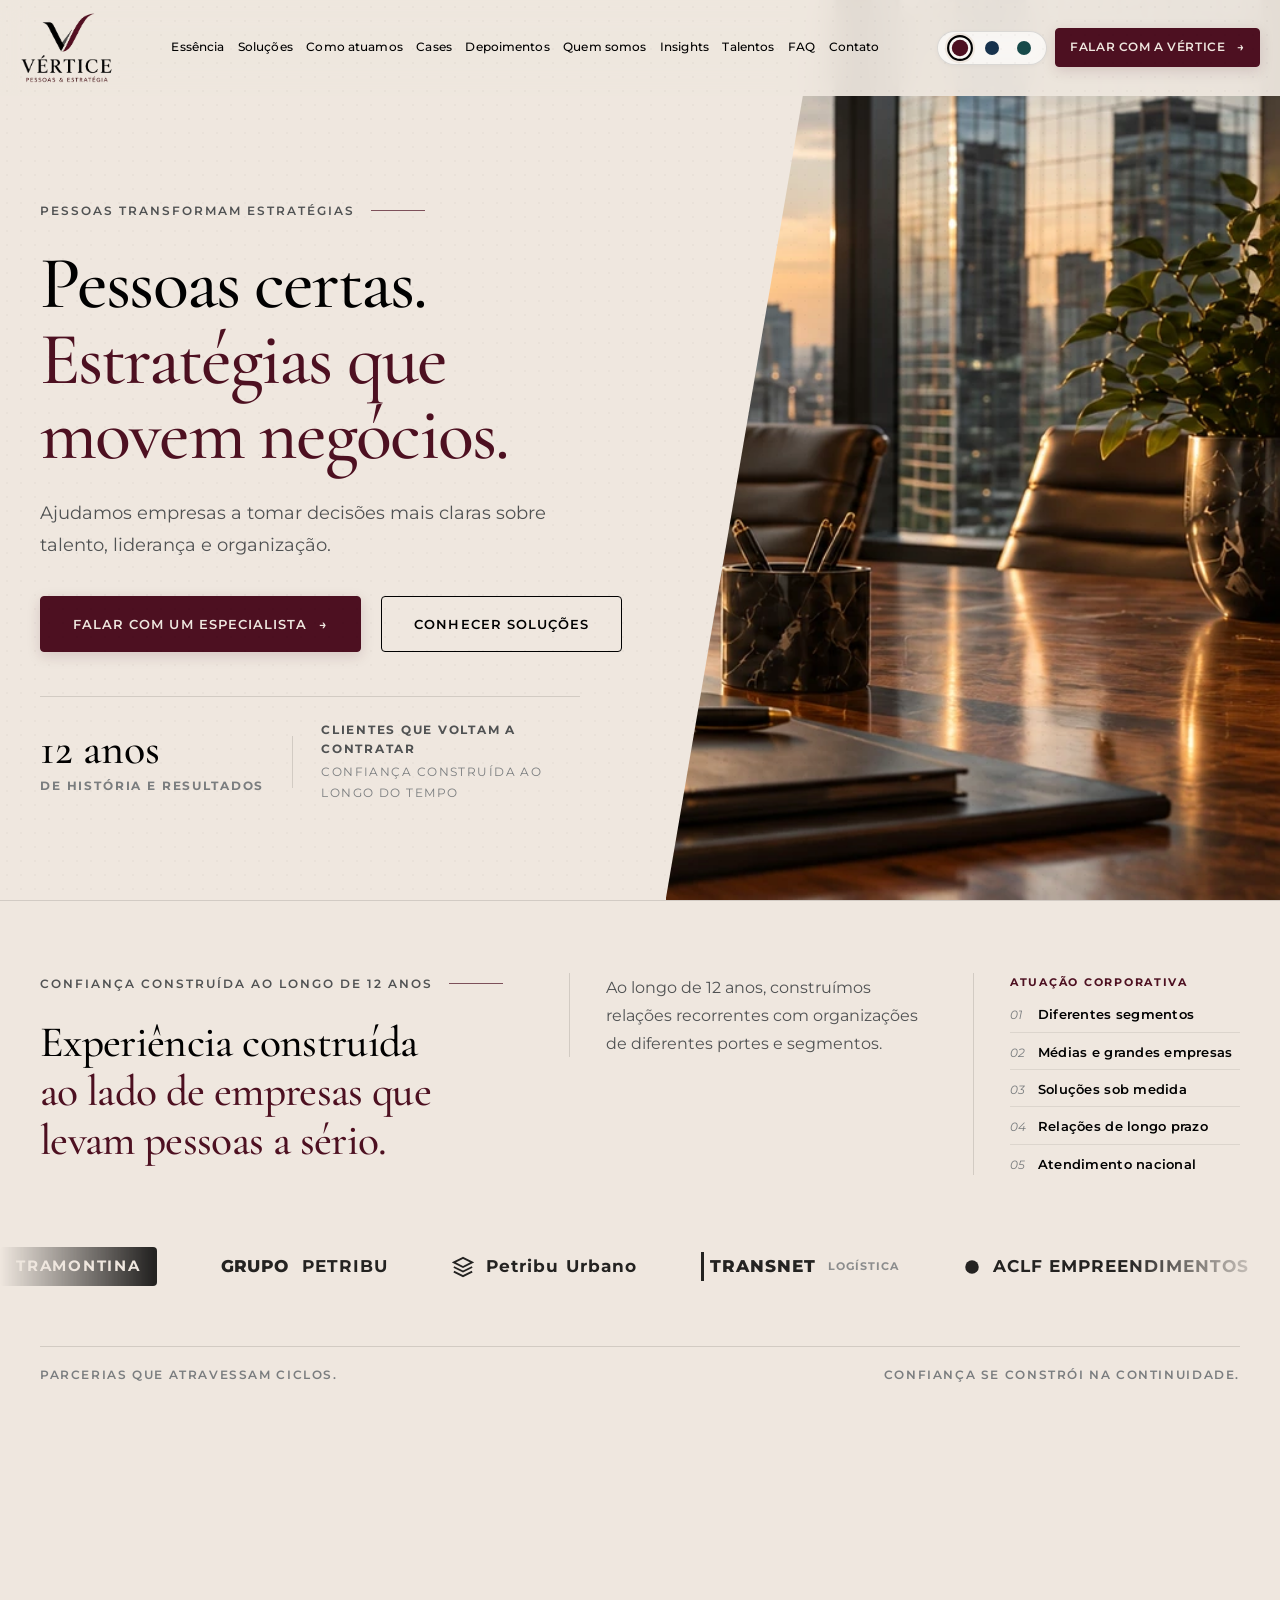
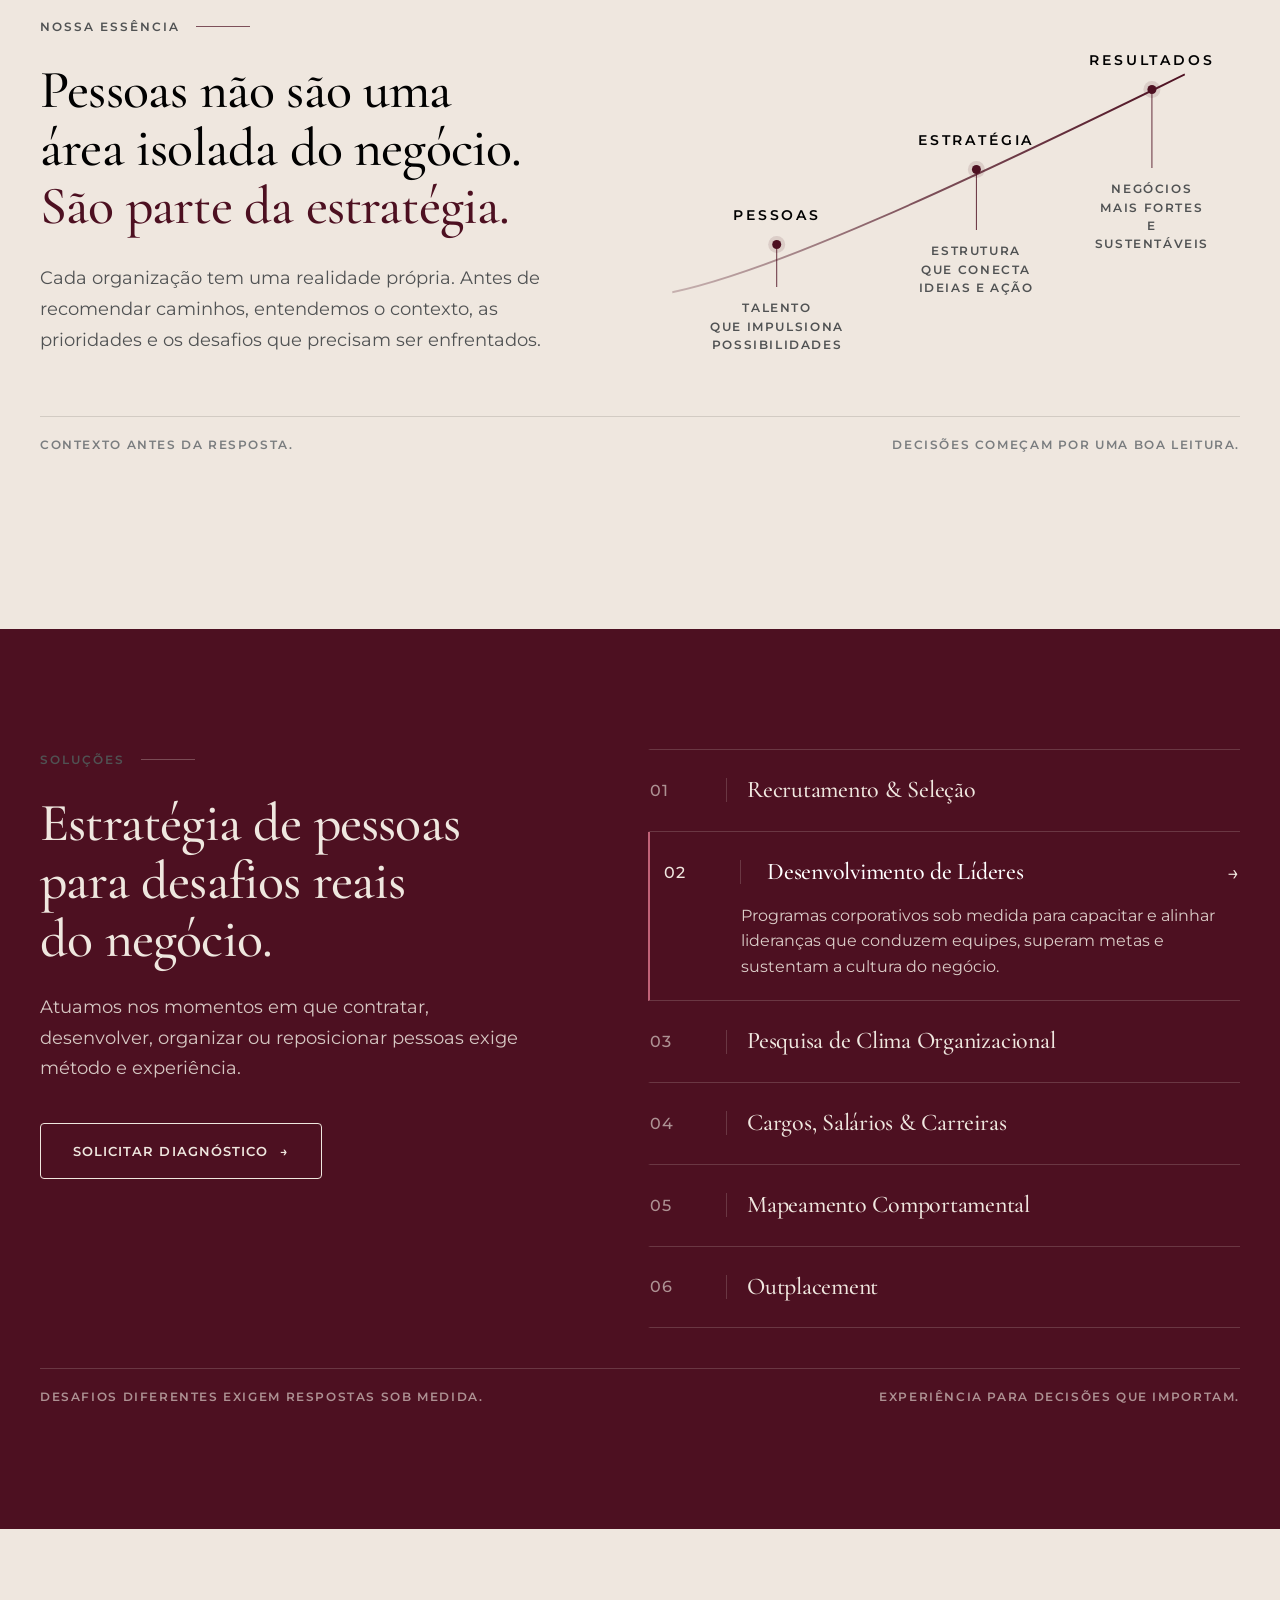
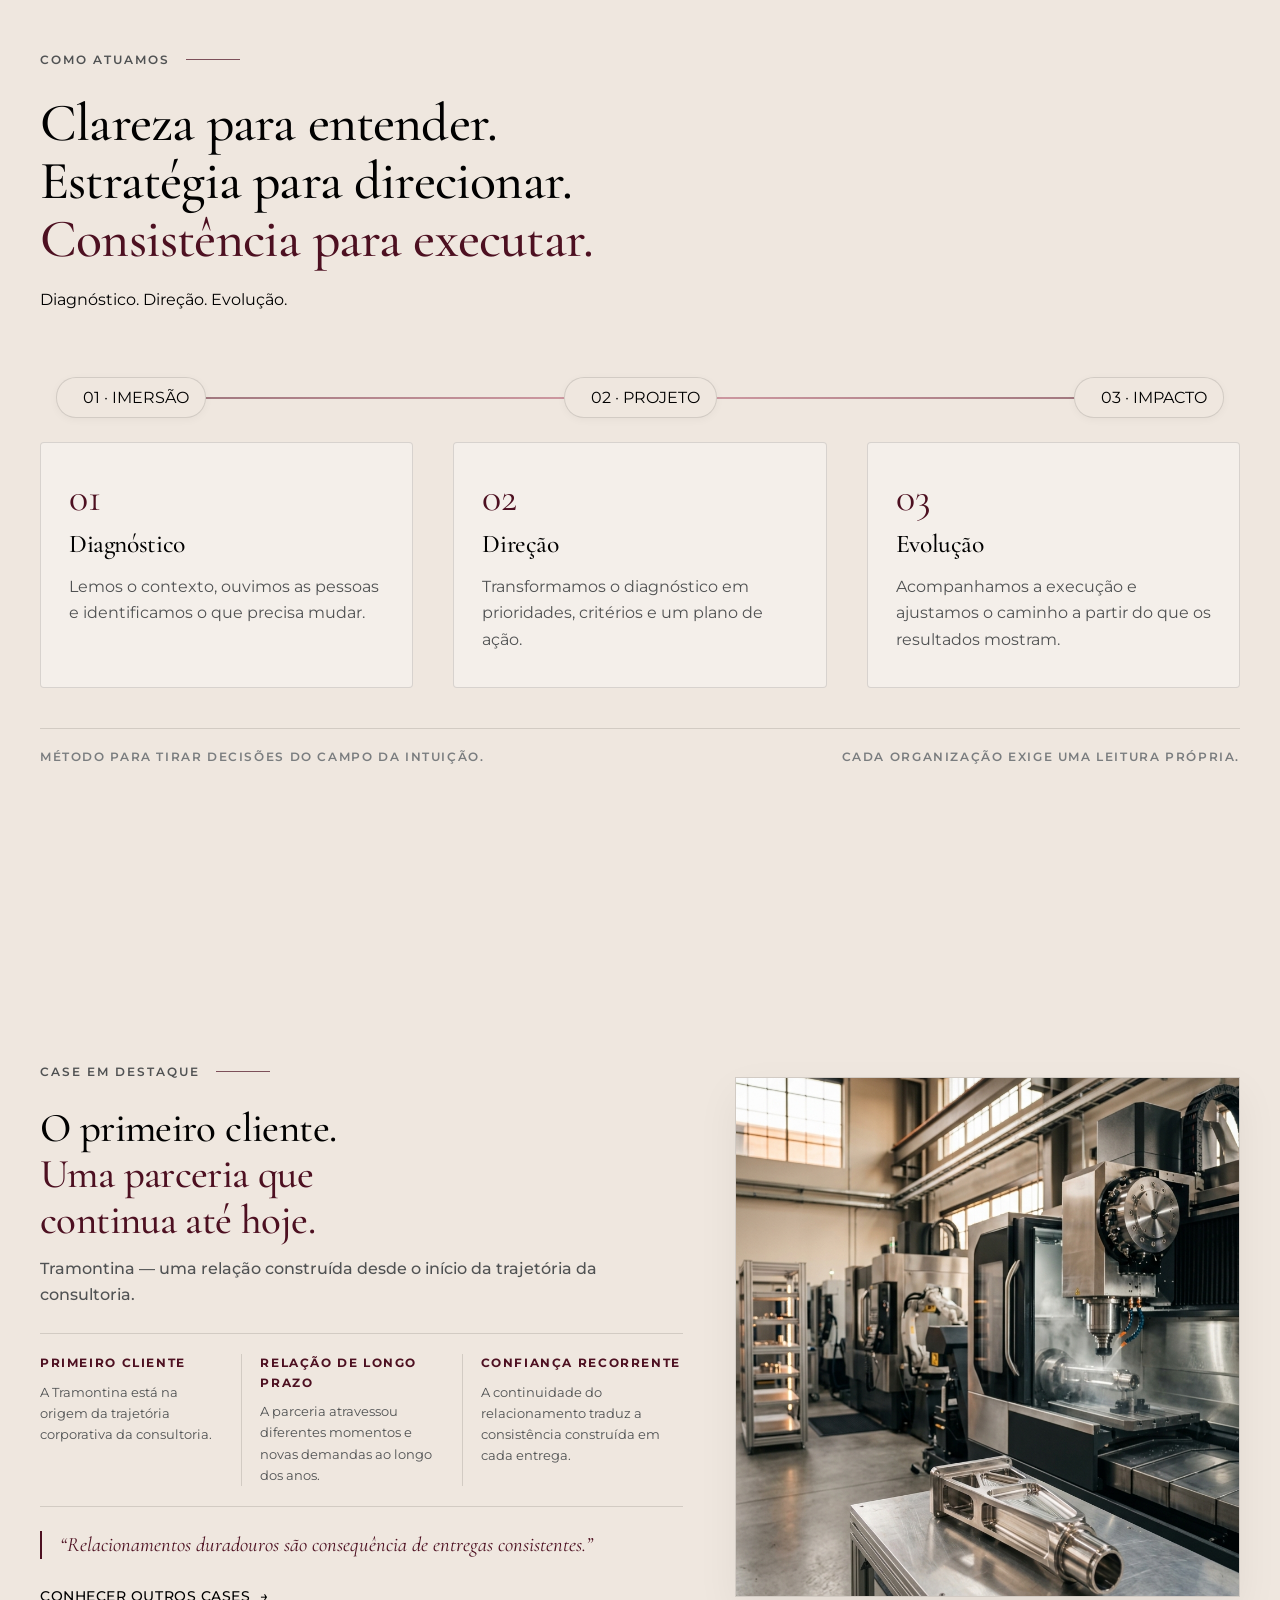
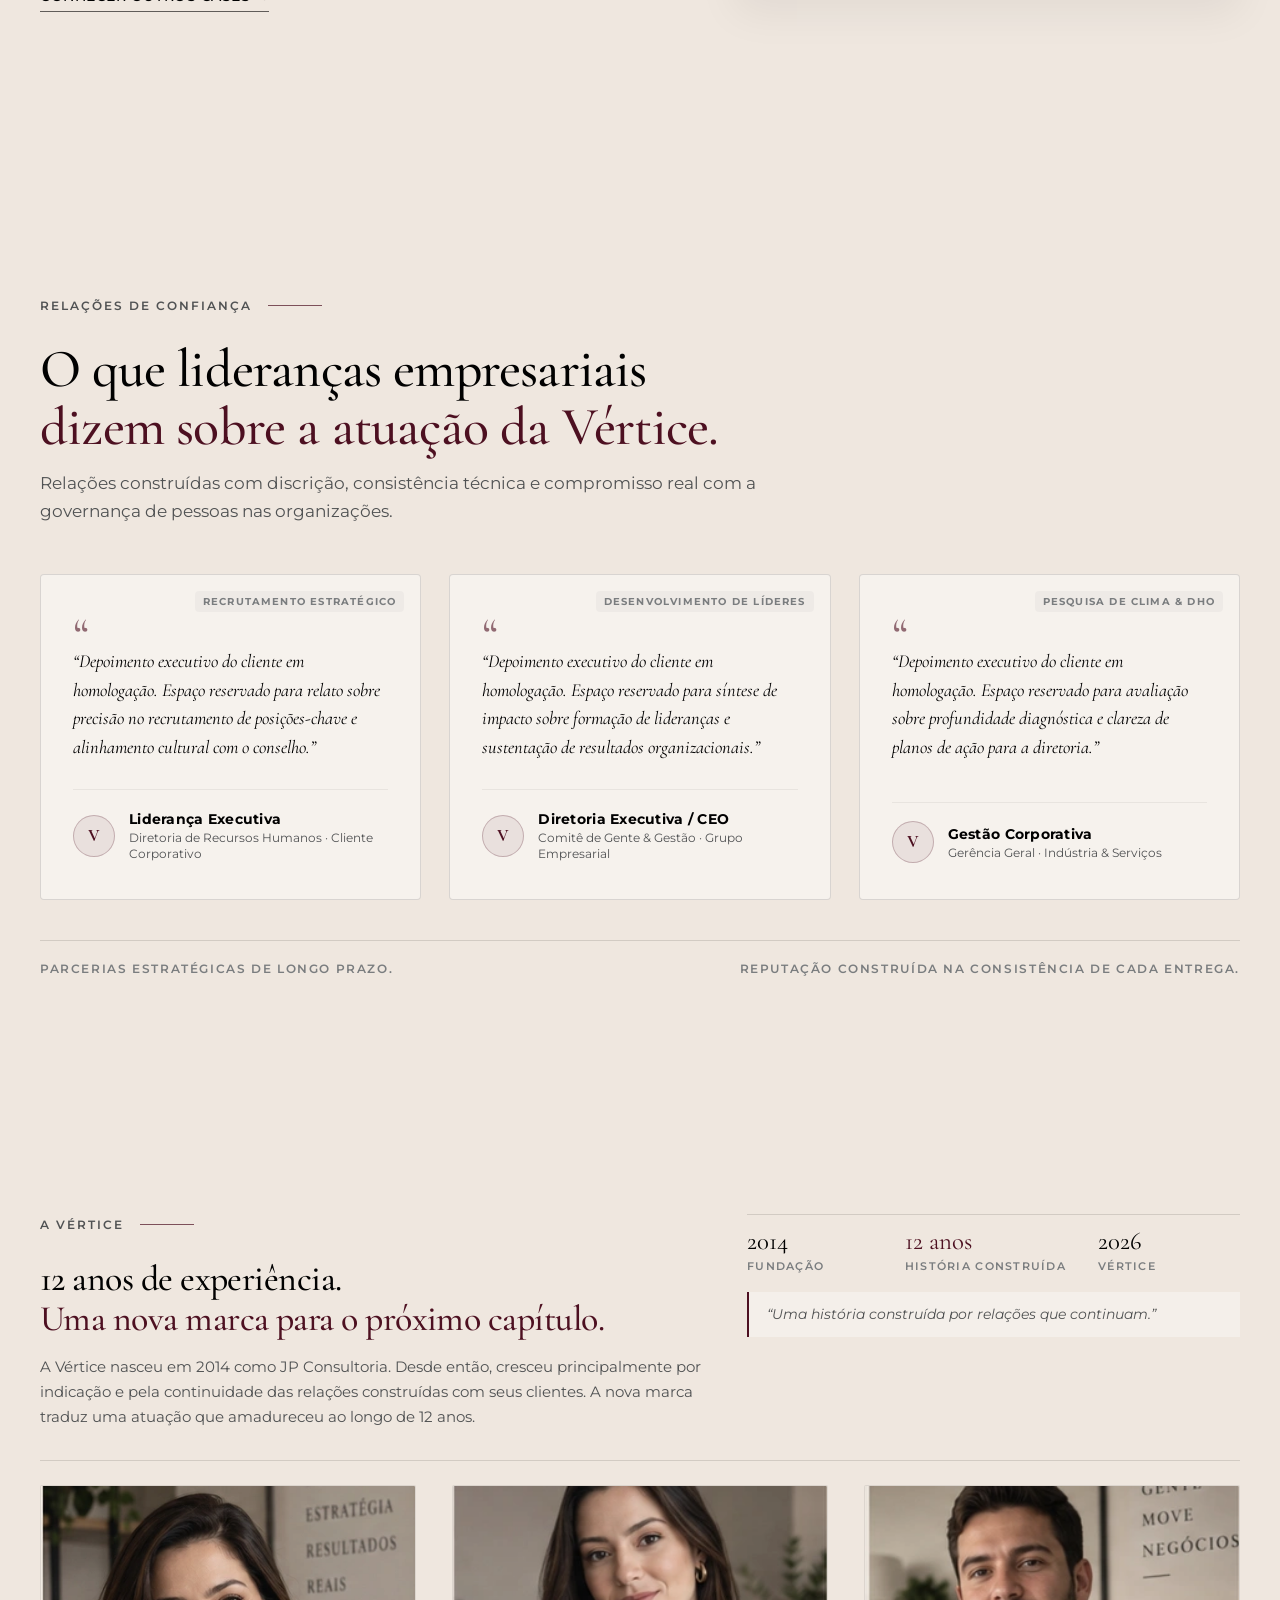
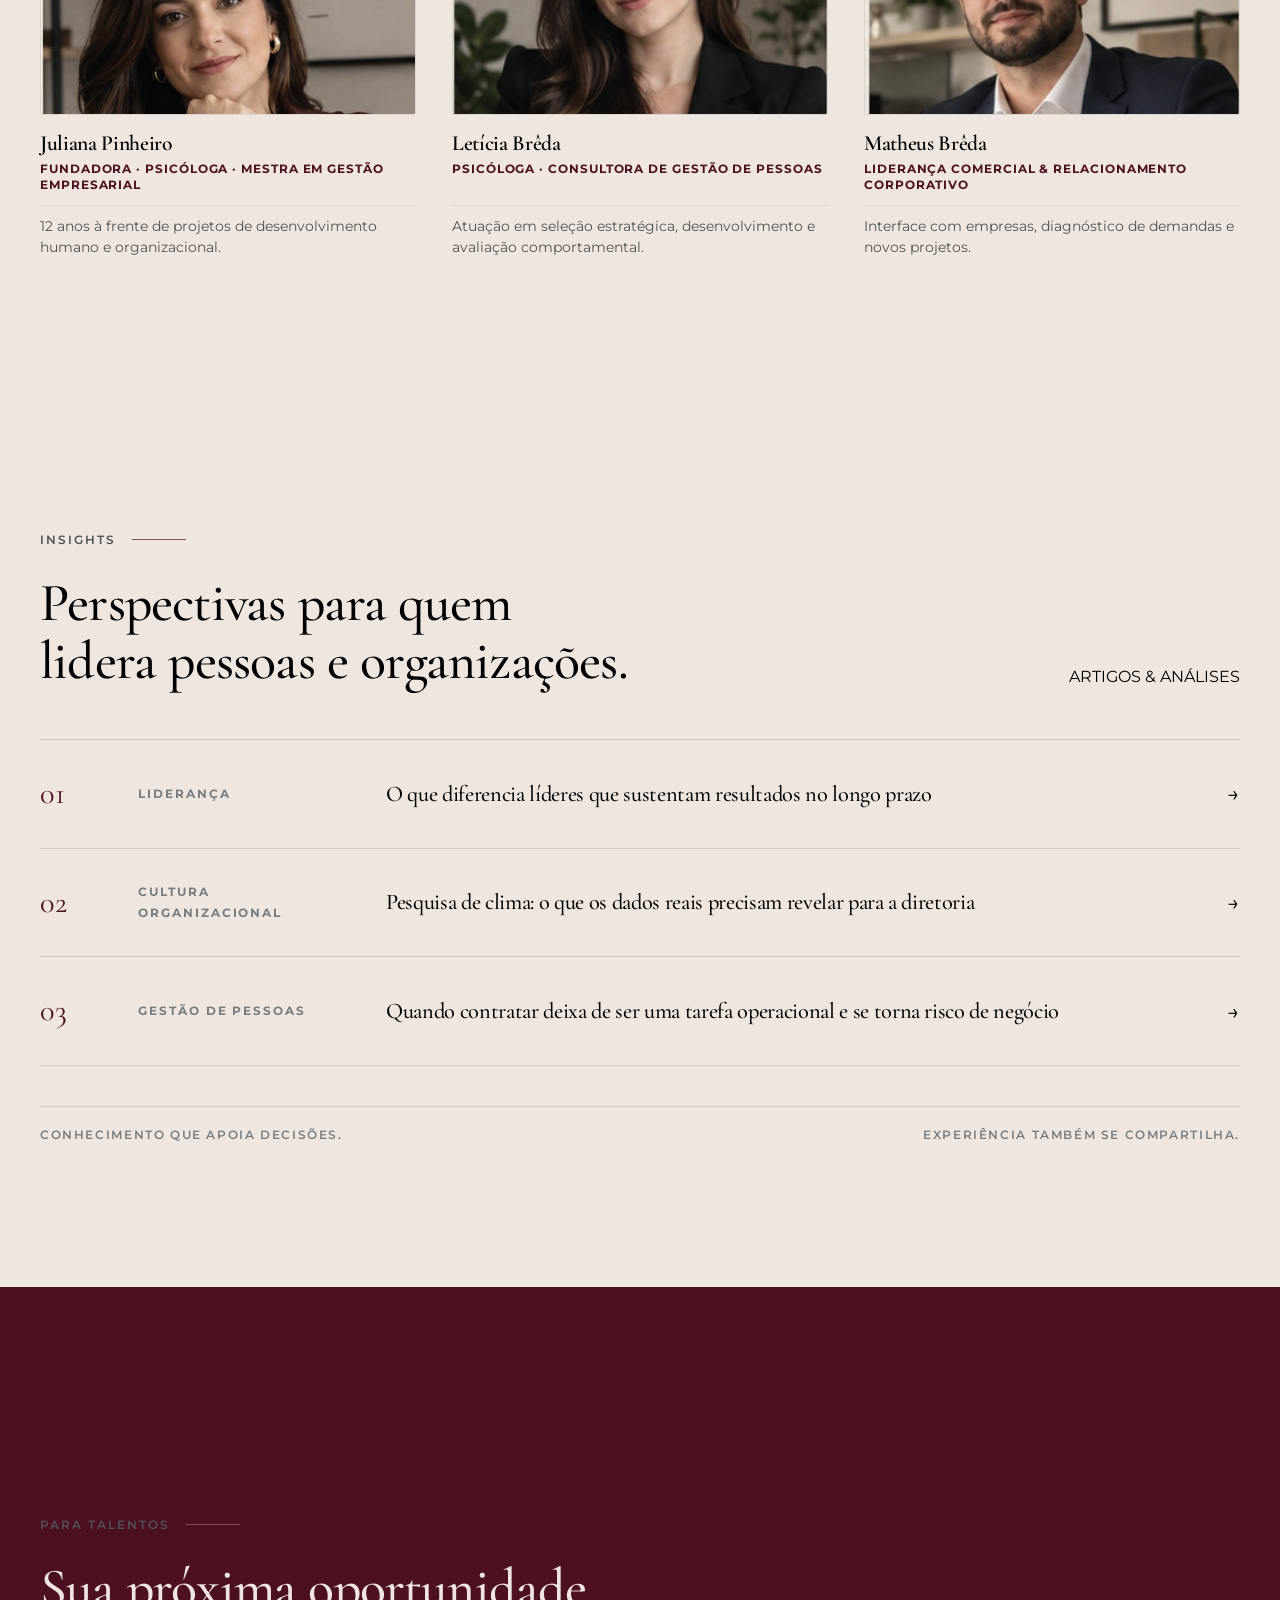
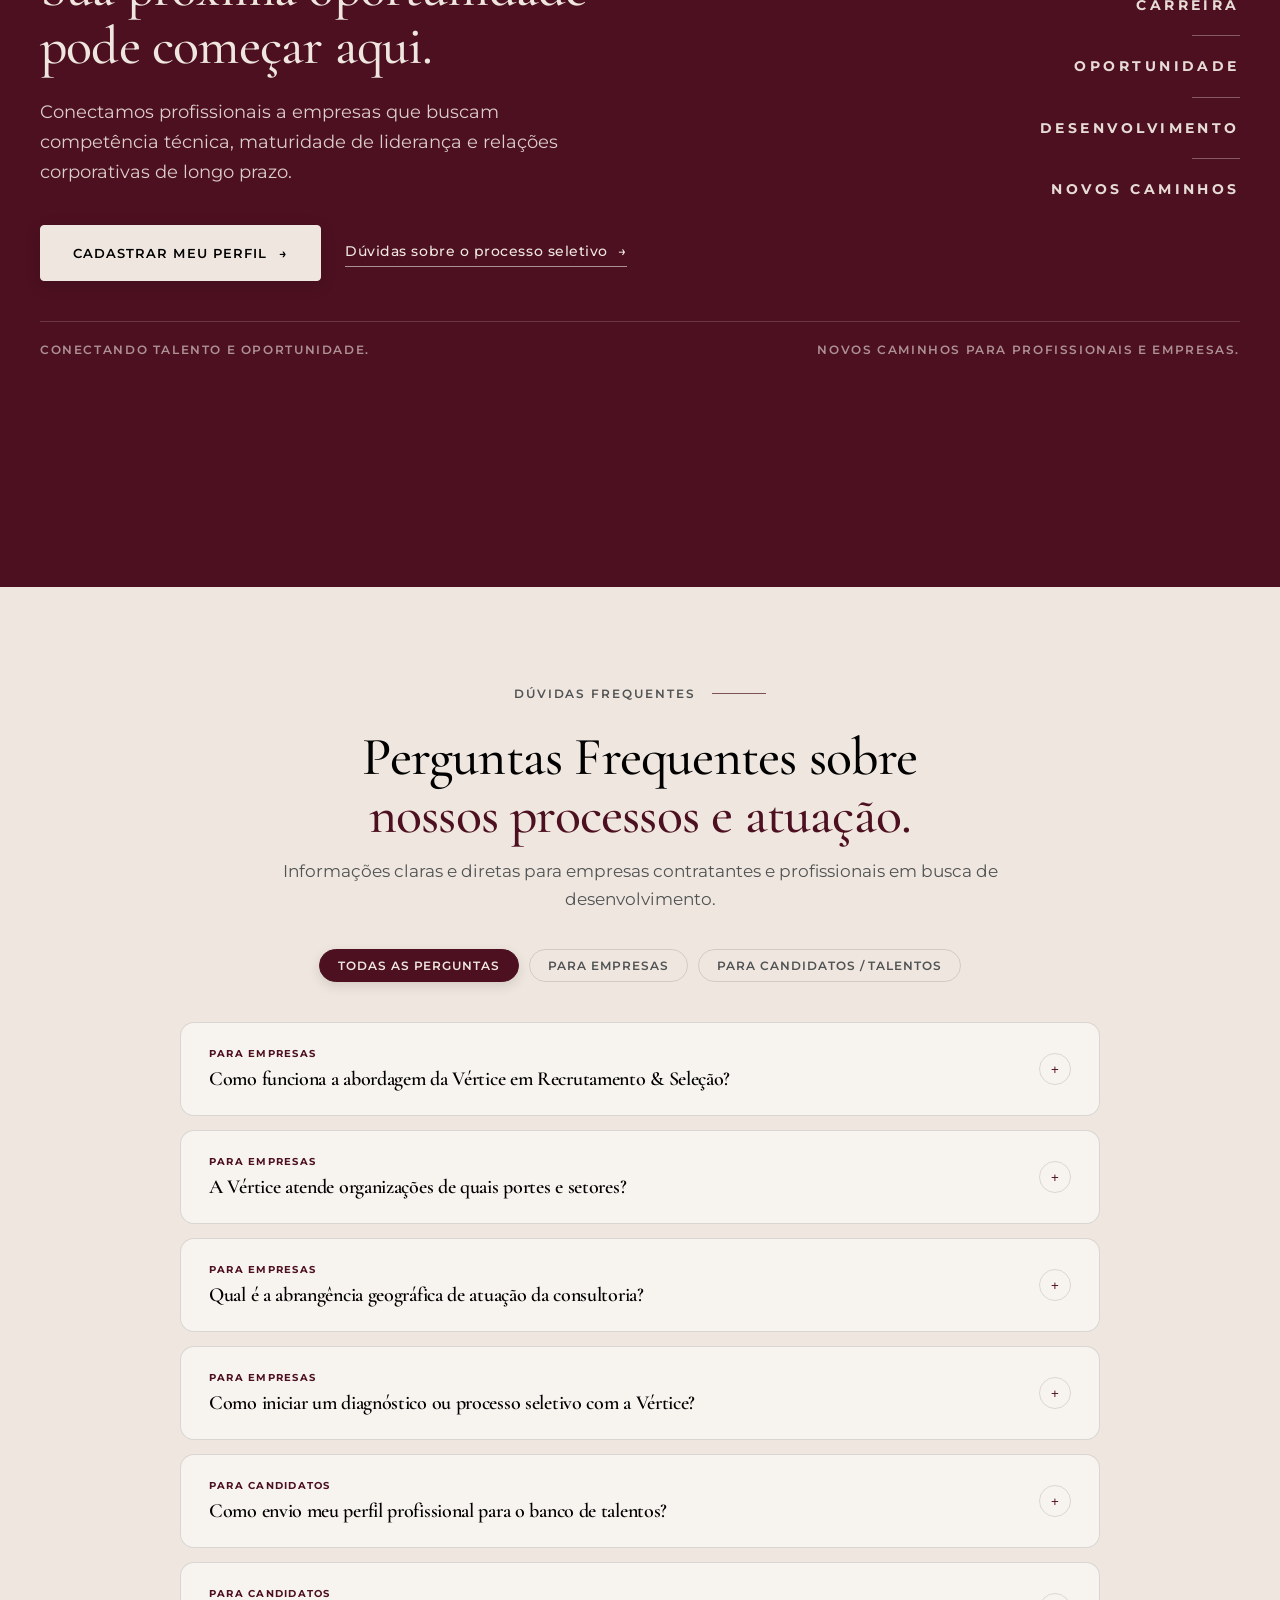
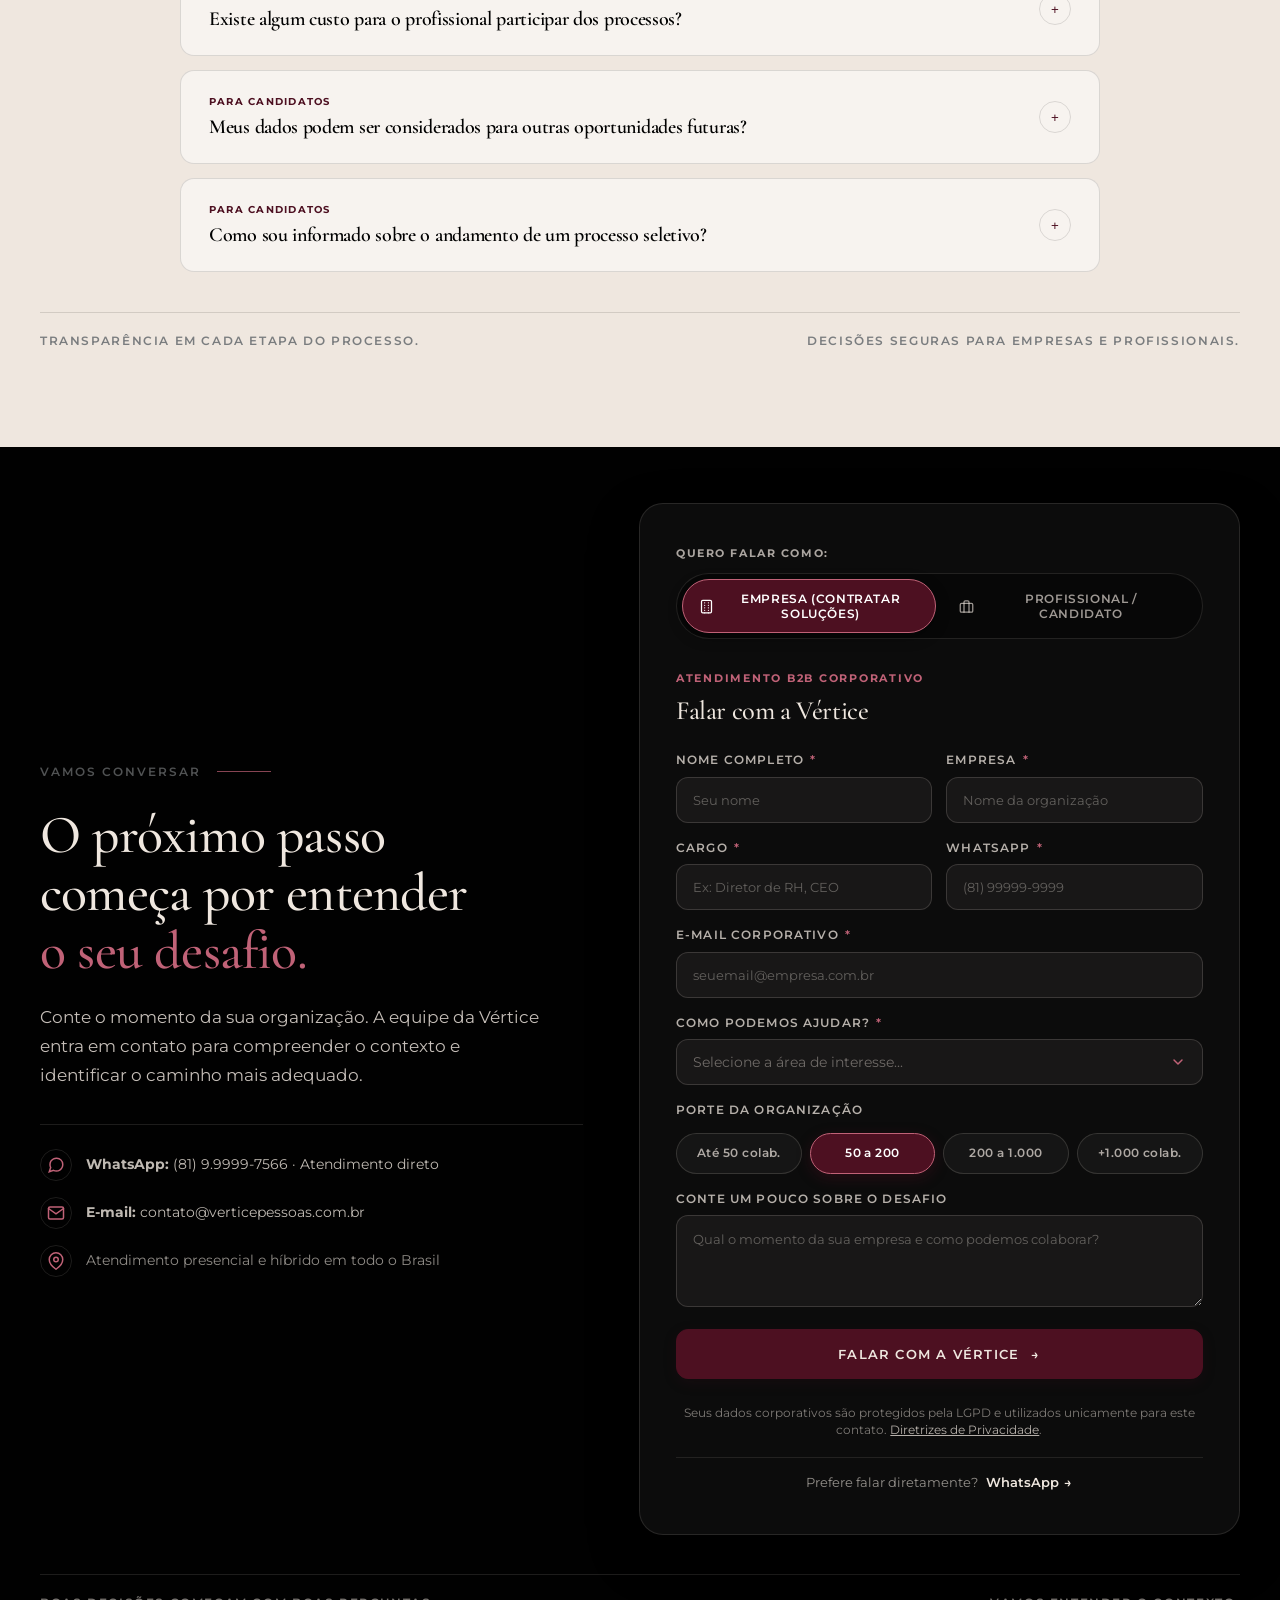
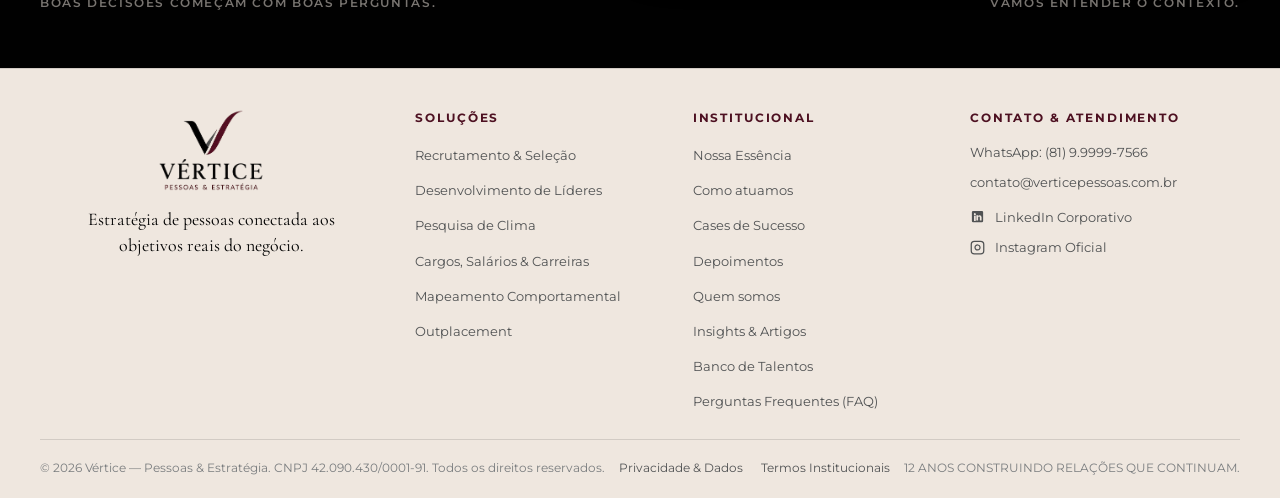
<file: index.html>
<!DOCTYPE html>
<html lang="pt-BR">
<head>
  <meta charset="UTF-8">
  <meta name="viewport" content="width=device-width, initial-scale=1.0">
  
  <!-- 🔍 SEO Técnico & Metadados Oficiais -->
  <title>Vértice — Pessoas & Estratégia | Consultoria de RH Corporativo</title>
  <meta name="description" content="Consultoria boutique de pessoas e estratégia especializada em recrutamento e seleção, desenvolvimento de líderes, pesquisa de clima organizacional, cargos e salários e governança de pessoas.">
  <meta name="keywords" content="consultoria rh recife, recrutamento e seleção corporativo, pesquisa de clima organizacional, cargos e salários, desenvolvimento de líderes, dho, vertice pessoas e estrategia">
  <meta name="author" content="Vértice — Pessoas & Estratégia">
  <link rel="canonical" href="https://verticepessoas.com.br/">

  <!-- 🌐 Open Graph / Redes Sociais -->
  <meta property="og:type" content="website">
  <meta property="og:title" content="Vértice — Pessoas & Estratégia | Consultoria Corporativa">
  <meta property="og:description" content="Pessoas certas. Estratégias que movem negócios. Conectamos talento, liderança e estratégia para impulsionar resultados sustentáveis.">
  <meta property="og:url" content="https://verticepessoas.com.br/">
  <meta property="og:site_name" content="Vértice — Pessoas & Estratégia">
  <meta property="og:locale" content="pt_BR">
  <meta property="og:image" content="assets/logos/LOGO%20final%20banner.jpg">

  <!-- 🐦 Twitter Cards -->
  <meta name="twitter:card" content="summary_large_image">
  <meta name="twitter:title" content="Vértice — Pessoas & Estratégia">
  <meta name="twitter:description" content="Consultoria estratégica de pessoas e desenvolvimento organizacional para médias e grandes empresas.">
  <meta name="twitter:image" content="assets/logos/LOGO%20final%20banner.jpg">

  <!-- 📌 Favicon (Ícone Oficial V Vértice — Solo sem nome) -->
  <link rel="icon" type="image/png" sizes="32x32" href="assets/logos/favicon-32x32.png">
  <link rel="icon" type="image/png" sizes="192x192" href="assets/logos/favicon-192x192.png">
  <link rel="apple-touch-icon" sizes="180x180" href="assets/logos/apple-touch-icon.png">

  <!-- ✍️ Tipografia Oficial (Cormorant Garamond + Montserrat) & Preload -->
  <link rel="preconnect" href="https://fonts.googleapis.com">
  <link rel="preconnect" href="https://fonts.gstatic.com" crossorigin>
  <link rel="preload" as="style" href="https://fonts.googleapis.com/css2?family=Cormorant+Garamond:ital,wght@0,400;0,500;0,600;0,700;1,400;1,600&family=Montserrat:wght@300;400;500;600;700&display=swap">
  <link href="https://fonts.googleapis.com/css2?family=Cormorant+Garamond:ital,wght@0,400;0,500;0,600;0,700;1,400;1,600&family=Montserrat:wght@300;400;500;600;700&display=swap" rel="stylesheet">

  <!-- 🎨 Folhas de Estilo Modulares (V2) -->
  <link rel="stylesheet" href="css/tokens.css">
  <link rel="stylesheet" href="css/base.css">
  <link rel="stylesheet" href="css/components.css">
  <link rel="stylesheet" href="css/sections.css">
  <link rel="stylesheet" href="css/responsive.css">

  <!-- 🤖 Schema.org JSON-LD para SEO & Motores Generativos (GEO) -->
  <script type="application/ld+json">
  {
    "@context": "https://schema.org",
    "@type": "ProfessionalService",
    "name": "Vértice — Pessoas & Estratégia",
    "alternateName": "Vértice Consultoria",
    "description": "Consultoria em Desenvolvimento Humano e Organizacional (DHO), RH Estratégico Corporativo e Recrutamento & Seleção para médias e grandes empresas.",
    "url": "https://verticepessoas.com.br",
    "logo": "https://verticepessoas.com.br/assets/logos/logo-cortada.png",
    "telephone": "+55-81-99999-7566",
    "address": {
      "@type": "PostalAddress",
      "addressLocality": "Recife",
      "addressRegion": "PE",
      "addressCountry": "BR"
    },
    "geo": {
      "@type": "GeoCoordinates",
      "latitude": -8.0476,
      "longitude": -34.8770
    },
    "areaServed": "Brasil (Atendimento Nacional)",
    "knowsAbout": [
      "Recrutamento e Seleção Corporativo",
      "Pesquisa de Clima Organizacional",
      "Desenvolvimento de Líderes",
      "Plano de Cargos, Salários e Carreiras",
      "Mapeamento Comportamental DISC",
      "Outplacement"
    ]
  }
  </script>

  <!-- 🎨 Inicialização Imediata do Tema (Zero Flash / No-FOUC) -->
  <script>
    (function() {
      try {
        var params = new URLSearchParams(window.location.search);
        var urlTheme = params.get('theme') || params.get('tema');
        var storedTheme = localStorage.getItem('vertice_theme');
        var themeToApply = 'current';
        if (urlTheme && ['current', 'navy', 'petrol'].indexOf(urlTheme) !== -1) {
          themeToApply = urlTheme;
        } else if (storedTheme && ['current', 'navy', 'petrol'].indexOf(storedTheme) !== -1) {
          themeToApply = storedTheme;
        }
        document.documentElement.setAttribute('data-theme', themeToApply);

        // Pré-aplicar logos oficiais assim que o DOM estiver pronto para evitar qualquer FOUC de imagem
        var earlyLogos = {
          current: {
            'light-bg': 'assets/logos/logo-cortada.png',
            'dark-bg': 'assets/logos/logo-negativa-branca.png'
          },
          navy: {
            'light-bg': 'assets/logos/logo-navy-transparent-official.png',
            'dark-bg': 'assets/logos/logo-navy-dark-official.png'
          },
          petrol: {
            'light-bg': 'assets/logos/logo-petrol-transparent-official.png',
            'dark-bg': 'assets/logos/logo-petrol-dark-official.png'
          }
        };

        if (themeToApply !== 'current') {
          window.addEventListener('DOMContentLoaded', function() {
            var imgs = document.querySelectorAll('img[data-logo-variant]');
            imgs.forEach(function(img) {
              var v = img.getAttribute('data-logo-variant') || 'light-bg';
              if (earlyLogos[themeToApply] && earlyLogos[themeToApply][v]) {
                img.src = earlyLogos[themeToApply][v];
              }
            });
          });
        }

        var targetSec = params.get('section');
        if (targetSec) {
          window.addEventListener('DOMContentLoaded', function() {
            var el = document.getElementById(targetSec);
            if (el) el.scrollIntoView({ behavior: 'instant', block: 'start' });
          });
        }
      } catch (e) {}
    })();
  </script>
</head>
<body>

  <!-- 📊 Barra de Progresso Global de Leitura no Topo (Hairline Wine) -->
  <div id="global-reading-bar" class="global-reading-bar" aria-hidden="true"></div>

  <!-- ========================================================================
       00. HEADER INSTITUCIONAL (V2 — Fixed Sem Tranco, Logo Dinâmica Multitema)
       ======================================================================== -->
  <header class="site-header" id="site-header">
    <div class="container header-inner">
      <a href="#" class="header-brand" aria-label="Vértice — Início">
        <img src="assets/logos/logo-cortada.png" alt="Vértice — Pessoas & Estratégia" class="header-logo" width="140" height="52" data-logo-variant="light-bg">
      </a>

      <nav class="header-nav" id="header-nav" aria-label="Navegação principal">
        <!-- Seletor de Identidade Visual no Topo do Menu Mobile -->
        <div class="mobile-theme-selector-wrap">
          <div class="mobile-theme-header">
            <span class="mobile-theme-label">Identidade Visual</span>
            <span class="mobile-theme-hint">Trocar cores & logo</span>
          </div>
          <div class="theme-switcher-pill mobile-theme-switcher-pill" role="radiogroup" aria-label="Seletor de Identidade Visual Mobile">
            <button type="button" class="theme-dot-btn is-active" data-theme-val="current" data-theme-value="current" data-tooltip="Atual (Vinho)" title="Identidade Atual (Vinho)" aria-label="Tema Atual (Vinho)" aria-checked="true" aria-pressed="true" role="radio">
              <span class="theme-dot-caption">Vinho</span>
            </button>
            <button type="button" class="theme-dot-btn" data-theme-val="navy" data-theme-value="navy" data-tooltip="Azul-Marinho" title="Tema Azul-Marinho" aria-label="Tema Azul-Marinho" aria-checked="false" aria-pressed="false" role="radio">
              <span class="theme-dot-caption">Azul</span>
            </button>
            <button type="button" class="theme-dot-btn" data-theme-val="petrol" data-theme-value="petrol" data-tooltip="Verde-Petróleo" title="Tema Verde-Petróleo" aria-label="Tema Verde-Petróleo" aria-checked="false" aria-pressed="false" role="radio">
              <span class="theme-dot-caption">Petróleo</span>
            </button>
          </div>
        </div>

        <a href="#essencia" class="nav-link">Essência</a>
        <a href="#solucoes" class="nav-link">Soluções</a>
        <a href="#metodologia" class="nav-link">Como atuamos</a>
        <a href="#case-tramontina" class="nav-link">Cases</a>
        <a href="#depoimentos" class="nav-link">Depoimentos</a>
        <a href="#quem-somos" class="nav-link">Quem somos</a>
        <a href="#insights" class="nav-link">Insights</a>
        <a href="#talentos" class="nav-link">Talentos</a>
        <a href="#faq" class="nav-link">FAQ</a>
        <a href="#contato" class="nav-link">Contato</a>

        <!-- Botão CTA Mobile (Estilo Dropdown Sheet) -->
        <div class="mobile-nav-cta">
          <a href="#contato" class="btn btn-primary btn-block" data-form-profile="empresa">
            FALAR COM A VÉRTICE <span class="arrow">→</span>
          </a>
        </div>
      </nav>

      <div class="header-actions">
        <!-- 🎨 Seletor Discreto de Identidade Visual na Navbar (3 Swatches) -->
        <div class="theme-switcher-pill" role="radiogroup" aria-label="Seletor de Identidade Visual">
          <button type="button" class="theme-dot-btn is-active" data-theme-val="current" data-theme-value="current" data-tooltip="Atual (Vinho)" title="Identidade Atual (Vinho)" aria-label="Tema Atual (Vinho)" aria-checked="true" aria-pressed="true" role="radio"></button>
          <button type="button" class="theme-dot-btn" data-theme-val="navy" data-theme-value="navy" data-tooltip="Azul-Marinho" title="Tema Azul-Marinho" aria-label="Tema Azul-Marinho" aria-checked="false" aria-pressed="false" role="radio"></button>
          <button type="button" class="theme-dot-btn" data-theme-val="petrol" data-theme-value="petrol" data-tooltip="Verde-Petróleo" title="Tema Verde-Petróleo" aria-label="Tema Verde-Petróleo" aria-checked="false" aria-pressed="false" role="radio"></button>
        </div>

        <a href="#contato" class="btn btn-primary header-btn" data-form-profile="empresa">
          Falar com a Vértice <span class="arrow">→</span>
        </a>
        <button class="mobile-menu-toggle" aria-label="Abrir menu de navegação" aria-expanded="false" aria-controls="header-nav">
          <svg viewBox="0 0 24 24" fill="none" stroke-width="1.75" stroke-linecap="round"><line x1="3" y1="6" x2="21" y2="6"></line><line x1="3" y1="12" x2="21" y2="12"></line><line x1="3" y1="18" x2="21" y2="18"></line></svg>
        </button>
      </div>
    </div>
  </header>

  <!-- 🌫️ Backdrop Dimming do Menu Mobile Dropdown Parcial -->
  <div class="mobile-nav-backdrop" id="mobile-nav-backdrop" aria-hidden="true"></div>

  <main id="main-content">

    <!-- ========================================================================
         01. HERO SECTION (V2 — Visual Amplo com Fade Suave em Ivory e Impacto Editorial)
         ======================================================================== -->
    <section class="section-hero section-viewport" id="hero">
      <!-- Imagem Panorâmica Executiva Vértice com Dissolução Editorial em Ivory -->
      <div class="hero-backdrop-visual">
        <picture>
          <source srcset="assets/images/hero2.webp" type="image/webp">
          <img src="assets/images/hero2.webp" alt="Mesa de reuniões executiva Vértice com vista panorâmica urbana e iluminação natural dourada" width="2172" height="724" fetchpriority="high">
        </picture>
      </div>

      <div class="container hero-container-content">
        <div class="hero-content">
          <div class="eyebrow-wrapper reveal-init delay-1">
            <span class="eyebrow">PESSOAS TRANSFORMAM ESTRATÉGIAS</span>
            <span class="eyebrow-line reveal-line-h"></span>
          </div>

          <h1 class="hero-title reveal-init delay-2">
            Pessoas certas.<br>
            <span class="text-wine">Estratégias que<br>movem negócios.</span>
          </h1>

          <p class="hero-description reveal-init delay-3">
            Ajudamos empresas a tomar decisões mais claras sobre talento, liderança e organização.
          </p>

          <div class="hero-cta-group reveal-init delay-4">
            <a href="#contato" class="btn btn-primary">
              FALAR COM UM ESPECIALISTA <span class="arrow">→</span>
            </a>
            <a href="#solucoes" class="btn btn-secondary">
              CONHECER SOLUÇÕES
            </a>
          </div>

          <div class="hero-metrics-grid reveal-init delay-5">
            <div class="hero-metric-box">
              <div class="metric-number count-up" data-count="12" data-suffix=" anos">12 anos</div>
              <div class="metric-label">DE HISTÓRIA E RESULTADOS</div>
            </div>
            <div class="hero-metric-divider"></div>
            <div class="hero-metric-box">
              <div class="hero-metric-text">CLIENTES QUE VOLTAM A CONTRATAR</div>
              <div class="hero-metric-subtext">CONFIANÇA CONSTRUÍDA AO LONGO DO TEMPO</div>
            </div>
          </div>
        </div>
      </div>
    </section>

    <!-- ========================================================================
         02. AUTORIDADE & CLIENTES (V2 — Barra Rolante Marquee com Fade nas Pontas)
         ======================================================================== -->
    <section class="section-autoridade" id="autoridade">
      <div class="container">
        <div class="autoridade-header-grid reveal-init">
          <div>
            <div class="eyebrow-wrapper">
              <span class="eyebrow">CONFIANÇA CONSTRUÍDA AO LONGO DE 12 ANOS</span>
              <span class="eyebrow-line"></span>
            </div>
            <h2 class="autoridade-title">
              Experiência construída<br>
              <span class="text-wine">ao lado de empresas que<br>levam pessoas a sério.</span>
            </h2>
          </div>

          <div class="autoridade-text-col">
            <p>
              Ao longo de 12 anos, construímos relações recorrentes com organizações de diferentes portes e segmentos.
            </p>
          </div>

          <div class="autoridade-sectors-col">
            <span class="sectors-eyebrow">Atuação Corporativa</span>
            <ul class="sectors-index-list">
              <li><span class="sec-num">01</span><span class="sec-name">Diferentes segmentos</span></li>
              <li><span class="sec-num">02</span><span class="sec-name">Médias e grandes empresas</span></li>
              <li><span class="sec-num">03</span><span class="sec-name">Soluções sob medida</span></li>
              <li><span class="sec-num">04</span><span class="sec-name">Relações de longo prazo</span></li>
              <li><span class="sec-num">05</span><span class="sec-name">Atendimento nacional</span></li>
            </ul>
          </div>
        </div>
      </div>

      <!-- Marquee Infinito com Loop Perfeito e Sem Tranco (4 Grupos Espelhados) -->
      <div class="clients-marquee-wrapper reveal-init delay-2">
        <div class="clients-marquee-track">
          <!-- Grupo 1 -->
          <div class="clients-marquee-group">
            <div class="client-brand badge-tramontina">TRAMONTINA</div>
            <div class="client-brand"><span style="font-weight:800;letter-spacing:0.02em">GRUPO</span>&nbsp;PETRIBU</div>
            <div class="client-brand">
              <svg width="22" height="22" viewBox="0 0 24 24" fill="none" stroke="currentColor" stroke-width="2" style="margin-right:4px"><path d="M12 2L2 7l10 5 10-5-10-5zM2 17l10 5 10-5M2 12l10 5 10-5"></path></svg>
              Petribu Urbano
            </div>
            <div class="client-brand">
              <span style="border-left:3px solid var(--vertice-black);padding-left:6px;font-weight:800">TRANSNET</span>
              <span style="font-size:0.7rem;margin-left:4px;color:var(--text-muted)">LOGÍSTICA</span>
            </div>
            <div class="client-brand">
              <svg width="18" height="18" viewBox="0 0 24 24" fill="currentColor" style="margin-right:4px"><circle cx="12" cy="12" r="9"></circle></svg>
              ACLF EMPREENDIMENTOS
            </div>
            <div class="client-brand">
              <span style="font-weight:900;font-size:1.25rem">FK</span>
              <span style="font-size:0.68rem;letter-spacing:0.18em;margin-left:4px">ENGENHARIA</span>
            </div>
            <div class="client-brand">
              <svg width="20" height="20" viewBox="0 0 24 24" fill="none" stroke="currentColor" stroke-width="2"><path d="M4 12h16M4 6h16M4 18h16"></path></svg>
              PAULISTA NORTH WAY
            </div>
            <div class="client-brand">
              <svg width="18" height="18" viewBox="0 0 24 24" fill="currentColor"><path d="M12 2a7 7 0 0 0-7 7c0 5 7 13 7 13s7-8 7-13a7 7 0 0 0-7-7z"></path></svg>
              Red Balloon
            </div>
            <div class="client-brand client-brand-serif">Capricche</div>
          </div>

          <!-- Grupo 2 -->
          <div class="clients-marquee-group" aria-hidden="true">
            <div class="client-brand badge-tramontina">TRAMONTINA</div>
            <div class="client-brand"><span style="font-weight:800;letter-spacing:0.02em">GRUPO</span>&nbsp;PETRIBU</div>
            <div class="client-brand">
              <svg width="22" height="22" viewBox="0 0 24 24" fill="none" stroke="currentColor" stroke-width="2" style="margin-right:4px"><path d="M12 2L2 7l10 5 10-5-10-5zM2 17l10 5 10-5M2 12l10 5 10-5"></path></svg>
              Petribu Urbano
            </div>
            <div class="client-brand">
              <span style="border-left:3px solid var(--vertice-black);padding-left:6px;font-weight:800">TRANSNET</span>
              <span style="font-size:0.7rem;margin-left:4px;color:var(--text-muted)">LOGÍSTICA</span>
            </div>
            <div class="client-brand">
              <svg width="18" height="18" viewBox="0 0 24 24" fill="currentColor" style="margin-right:4px"><circle cx="12" cy="12" r="9"></circle></svg>
              ACLF EMPREENDIMENTOS
            </div>
            <div class="client-brand">
              <span style="font-weight:900;font-size:1.25rem">FK</span>
              <span style="font-size:0.68rem;letter-spacing:0.18em;margin-left:4px">ENGENHARIA</span>
            </div>
            <div class="client-brand">
              <svg width="20" height="20" viewBox="0 0 24 24" fill="none" stroke="currentColor" stroke-width="2"><path d="M4 12h16M4 6h16M4 18h16"></path></svg>
              PAULISTA NORTH WAY
            </div>
            <div class="client-brand">
              <svg width="18" height="18" viewBox="0 0 24 24" fill="currentColor"><path d="M12 2a7 7 0 0 0-7 7c0 5 7 13 7 13s7-8 7-13a7 7 0 0 0-7-7z"></path></svg>
              Red Balloon
            </div>
            <div class="client-brand client-brand-serif">Capricche</div>
          </div>

          <!-- Grupo 3 -->
          <div class="clients-marquee-group" aria-hidden="true">
            <div class="client-brand badge-tramontina">TRAMONTINA</div>
            <div class="client-brand"><span style="font-weight:800;letter-spacing:0.02em">GRUPO</span>&nbsp;PETRIBU</div>
            <div class="client-brand">
              <svg width="22" height="22" viewBox="0 0 24 24" fill="none" stroke="currentColor" stroke-width="2" style="margin-right:4px"><path d="M12 2L2 7l10 5 10-5-10-5zM2 17l10 5 10-5M2 12l10 5 10-5"></path></svg>
              Petribu Urbano
            </div>
            <div class="client-brand">
              <span style="border-left:3px solid var(--vertice-black);padding-left:6px;font-weight:800">TRANSNET</span>
              <span style="font-size:0.7rem;margin-left:4px;color:var(--text-muted)">LOGÍSTICA</span>
            </div>
            <div class="client-brand">
              <svg width="18" height="18" viewBox="0 0 24 24" fill="currentColor" style="margin-right:4px"><circle cx="12" cy="12" r="9"></circle></svg>
              ACLF EMPREENDIMENTOS
            </div>
            <div class="client-brand">
              <span style="font-weight:900;font-size:1.25rem">FK</span>
              <span style="font-size:0.68rem;letter-spacing:0.18em;margin-left:4px">ENGENHARIA</span>
            </div>
            <div class="client-brand">
              <svg width="20" height="20" viewBox="0 0 24 24" fill="none" stroke="currentColor" stroke-width="2"><path d="M4 12h16M4 6h16M4 18h16"></path></svg>
              PAULISTA NORTH WAY
            </div>
            <div class="client-brand">
              <svg width="18" height="18" viewBox="0 0 24 24" fill="currentColor"><path d="M12 2a7 7 0 0 0-7 7c0 5 7 13 7 13s7-8 7-13a7 7 0 0 0-7-7z"></path></svg>
              Red Balloon
            </div>
            <div class="client-brand client-brand-serif">Capricche</div>
          </div>

          <!-- Grupo 4 -->
          <div class="clients-marquee-group" aria-hidden="true">
            <div class="client-brand badge-tramontina">TRAMONTINA</div>
            <div class="client-brand"><span style="font-weight:800;letter-spacing:0.02em">GRUPO</span>&nbsp;PETRIBU</div>
            <div class="client-brand">
              <svg width="22" height="22" viewBox="0 0 24 24" fill="none" stroke="currentColor" stroke-width="2" style="margin-right:4px"><path d="M12 2L2 7l10 5 10-5-10-5zM2 17l10 5 10-5M2 12l10 5 10-5"></path></svg>
              Petribu Urbano
            </div>
            <div class="client-brand">
              <span style="border-left:3px solid var(--vertice-black);padding-left:6px;font-weight:800">TRANSNET</span>
              <span style="font-size:0.7rem;margin-left:4px;color:var(--text-muted)">LOGÍSTICA</span>
            </div>
            <div class="client-brand">
              <svg width="18" height="18" viewBox="0 0 24 24" fill="currentColor" style="margin-right:4px"><circle cx="12" cy="12" r="9"></circle></svg>
              ACLF EMPREENDIMENTOS
            </div>
            <div class="client-brand">
              <span style="font-weight:900;font-size:1.25rem">FK</span>
              <span style="font-size:0.68rem;letter-spacing:0.18em;margin-left:4px">ENGENHARIA</span>
            </div>
            <div class="client-brand">
              <svg width="20" height="20" viewBox="0 0 24 24" fill="none" stroke="currentColor" stroke-width="2"><path d="M4 12h16M4 6h16M4 18h16"></path></svg>
              PAULISTA NORTH WAY
            </div>
            <div class="client-brand">
              <svg width="18" height="18" viewBox="0 0 24 24" fill="currentColor"><path d="M12 2a7 7 0 0 0-7 7c0 5 7 13 7 13s7-8 7-13a7 7 0 0 0-7-7z"></path></svg>
              Red Balloon
            </div>
            <div class="client-brand client-brand-serif">Capricche</div>
          </div>
        </div>
      </div>

      <div class="container">
        <div class="bottom-bar-editorial reveal-init delay-3">
          <span>PARCERIAS QUE ATRAVESSAM CICLOS.</span>
          <span>CONFIANÇA SE CONSTRÓI NA CONTINUIDADE.</span>
        </div>
      </div>
    </section>

    <!-- ========================================================================
         03. NOSSA ESSÊNCIA (V2 — Viewport-Driven, Diagrama Editorial Ascendente)
         ======================================================================== -->
    <section class="section-essencia section-viewport" id="essencia">
      <div class="container">
        <div class="essencia-grid">
          <div class="reveal-init">
            <div class="eyebrow-wrapper">
              <span class="eyebrow">NOSSA ESSÊNCIA</span>
              <span class="eyebrow-line"></span>
            </div>

            <h2 class="essencia-title">
              Pessoas não são uma<br>
              área isolada do negócio.<br>
              <span class="text-wine">São parte da estratégia.</span>
            </h2>

            <p class="essencia-desc">
              Cada organização tem uma realidade própria. Antes de recomendar caminhos, entendemos o contexto, as prioridades e os desafios que precisam ser enfrentados.
            </p>
          </div>

          <!-- Diagrama Editorial de Ascensão (Puro Rigor Arquitetural — Fiel ao Mockup Oficial 03, Sem Marcas d'Água) -->
          <div class="essencia-diagram-container reveal-init delay-2">
            <!-- Stage do Diagrama de Ascensão -->
            <div class="essencia-stage">
              <!-- Traçado Vetorial da Curva Ascendente -->
              <svg class="essencia-svg-track" viewBox="0 0 640 320" fill="none" preserveAspectRatio="none">
                <defs>
                  <linearGradient id="ascensionGlow" x1="0%" y1="100%" x2="100%" y2="0%">
                    <stop offset="0%" stop-color="#4D1021" stop-opacity="0.25"/>
                    <stop offset="45%" stop-color="#4D1021" stop-opacity="0.7"/>
                    <stop offset="100%" stop-color="#4D1021" stop-opacity="1"/>
                  </linearGradient>
                </defs>
                <!-- Curva Base Suave e Elegante -->
                <path class="ascension-base-curve" d="M 20,260 C 130,240 320,165 580,55" stroke="url(#ascensionGlow)" stroke-width="1.8"/>
              </svg>

              <!-- 3 Vértices Arquiteturais (Tipografia Flutuante, Nós Vinho e Hastes Verticais) -->
              <div class="essencia-nodes-grid">
                <!-- Vértice 01: PESSOAS -->
                <div class="essencia-node-item node-pessoas" tabindex="0">
                  <div class="node-header">
                    <span class="node-label">PESSOAS</span>
                  </div>
                  <div class="node-anchor">
                    <span class="node-dot"></span>
                    <span class="node-vertical-line stem-pessoas"></span>
                  </div>
                  <div class="node-caption">
                    <span>TALENTO</span>
                    <span>QUE IMPULSIONA</span>
                    <span>POSSIBILIDADES</span>
                  </div>
                </div>

                <!-- Vértice 02: ESTRATÉGIA -->
                <div class="essencia-node-item node-estrategia" tabindex="0">
                  <div class="node-header">
                    <span class="node-label">ESTRATÉGIA</span>
                  </div>
                  <div class="node-anchor">
                    <span class="node-dot"></span>
                    <span class="node-vertical-line stem-estrategia"></span>
                  </div>
                  <div class="node-caption">
                    <span>ESTRUTURA</span>
                    <span>QUE CONECTA</span>
                    <span>IDEIAS E AÇÃO</span>
                  </div>
                </div>

                <!-- Vértice 03: RESULTADOS -->
                <div class="essencia-node-item node-resultados" tabindex="0">
                  <div class="node-header">
                    <span class="node-label">RESULTADOS</span>
                  </div>
                  <div class="node-anchor">
                    <span class="node-dot"></span>
                    <span class="node-vertical-line stem-resultados"></span>
                  </div>
                  <div class="node-caption">
                    <span>NEGÓCIOS</span>
                    <span>MAIS FORTES</span>
                    <span>E SUSTENTÁVEIS</span>
                  </div>
                </div>
              </div>
            </div>
          </div>
        </div>

        <div class="bottom-bar-editorial reveal-init delay-3">
          <span>CONTEXTO ANTES DA RESPOSTA.</span>
          <span>DECISÕES COMEÇAM POR UMA BOA LEITURA.</span>
        </div>
      </div>
    </section>

    <!-- ========================================================================
         04. SOLUÇÕES (V2 — Altura Estabilizada, Zero Tremor no Hover)
         ======================================================================== -->
    <section class="section-solucoes section-viewport" id="solucoes">
      <div class="container">
        <div class="solucoes-grid">
          <div class="reveal-init">
            <div class="eyebrow-wrapper eyebrow-on-wine">
              <span class="eyebrow">SOLUÇÕES</span>
              <span class="eyebrow-line"></span>
            </div>

            <h2 class="solucoes-title">
              Estratégia de pessoas<br>
              para desafios reais<br>
              do negócio.
            </h2>

            <p class="solucoes-desc">
              Atuamos nos momentos em que contratar, desenvolver, organizar ou reposicionar pessoas exige método e experiência.
            </p>

            <a href="#contato" class="btn btn-outline-ivory">
              SOLICITAR DIAGNÓSTICO <span class="arrow">→</span>
            </a>
          </div>

          <!-- Lista Editorial Numerada com Expansão Sedosa -->
          <div class="solucoes-list reveal-init delay-2">
            <div class="solucao-item">
              <div class="solucao-header">
                <span class="solucao-num">01</span>
                <span class="solucao-v-sep"></span>
                <span class="solucao-title">Recrutamento & Seleção</span>
                <span class="solucao-arrow">→</span>
              </div>
              <div class="solucao-body">
                <p>Processos estruturados com rigor metodológico, avaliações psicológicas aplicadas e hunting executivo para contratações assertivas de lideranças e posições críticas.</p>
              </div>
            </div>

            <div class="solucao-item is-active">
              <div class="solucao-header">
                <span class="solucao-num">02</span>
                <span class="solucao-v-sep"></span>
                <span class="solucao-title">Desenvolvimento de Líderes</span>
                <span class="solucao-arrow">→</span>
              </div>
              <div class="solucao-body">
                <p>Programas corporativos sob medida para capacitar e alinhar lideranças que conduzem equipes, superam metas e sustentam a cultura do negócio.</p>
              </div>
            </div>

            <div class="solucao-item">
              <div class="solucao-header">
                <span class="solucao-num">03</span>
                <span class="solucao-v-sep"></span>
                <span class="solucao-title">Pesquisa de Clima Organizacional</span>
                <span class="solucao-arrow">→</span>
              </div>
              <div class="solucao-body">
                <p>Diagnóstico estatístico aprofundado com escuta ativa, mapeamento de gargalos internos e planos de ação direcionados para elevar retenção e engajamento.</p>
              </div>
            </div>

            <div class="solucao-item">
              <div class="solucao-header">
                <span class="solucao-num">04</span>
                <span class="solucao-v-sep"></span>
                <span class="solucao-title">Cargos, Salários & Carreiras</span>
                <span class="solucao-arrow">→</span>
              </div>
              <div class="solucao-body">
                <p>Arquitetura salarial equilibrada, pesquisas de mercado, trilhas de progressão profissional e políticas justas de valorização interna de talentos.</p>
              </div>
            </div>

            <div class="solucao-item">
              <div class="solucao-header">
                <span class="solucao-num">05</span>
                <span class="solucao-v-sep"></span>
                <span class="solucao-title">Mapeamento Comportamental</span>
                <span class="solucao-arrow">→</span>
              </div>
              <div class="solucao-body">
                <p>Análise de perfil comportamental DISC e inventários psicológicos para alocação inteligente de competências e fortalecimento de sinergia entre áreas.</p>
              </div>
            </div>

            <div class="solucao-item">
              <div class="solucao-header">
                <span class="solucao-num">06</span>
                <span class="solucao-v-sep"></span>
                <span class="solucao-title">Outplacement</span>
                <span class="solucao-arrow">→</span>
              </div>
              <div class="solucao-body">
                <p>Apoio humanizado e estruturado em transição de carreira, recolocação executiva e fortalecimento da marca empregadora em momentos de reestruturação.</p>
              </div>
            </div>
          </div>
        </div>

        <div class="bottom-bar-editorial on-wine reveal-init delay-3">
          <span>DESAFIOS DIFERENTES EXIGEM RESPOSTAS SOB MEDIDA.</span>
          <span>EXPERIÊNCIA PARA DECISÕES QUE IMPORTAM.</span>
        </div>
      </div>
    </section>

    <!-- ========================================================================
         05. COMO ATUAMOS (V2 — Linha Acima dos Cards & Ritmo Viewport)
         ======================================================================== -->
    <section class="section-metodologia section-viewport" id="metodologia">
      <div class="container">
        <div class="metodologia-intro reveal-init">
          <div class="eyebrow-wrapper">
            <span class="eyebrow">COMO ATUAMOS</span>
            <span class="eyebrow-line"></span>
          </div>

          <h2 class="metodologia-title">
            Clareza para entender.<br>
            Estratégia para direcionar.<br>
            <span class="text-wine">Consistência para executar.</span>
          </h2>

          <div class="metodologia-subhead">Diagnóstico. Direção. Evolução.</div>
        </div>

        <!-- Timeline Conectora com Linha Arquitetural Acima dos Cards -->
        <div class="metodologia-timeline-block reveal-init delay-2">
          <div class="timeline-progress-track">
            <div class="timeline-line"></div>
            <div class="timeline-node-pill active">
              <span class="node-bullet"></span>
              <span class="node-text">01 · IMERSÃO</span>
            </div>
            <div class="timeline-node-pill active">
              <span class="node-bullet"></span>
              <span class="node-text">02 · PROJETO</span>
            </div>
            <div class="timeline-node-pill active">
              <span class="node-bullet"></span>
              <span class="node-text">03 · IMPACTO</span>
            </div>
          </div>

          <!-- Cards das 3 Fases da Metodologia -->
          <div class="metodologia-steps-grid">
            <div class="metodologia-step">
              <div class="step-num">01</div>
              <h3 class="step-title">Diagnóstico</h3>
              <p class="step-desc">
                Lemos o contexto, ouvimos as pessoas e identificamos o que precisa mudar.
              </p>
            </div>

            <div class="metodologia-step">
              <div class="step-num">02</div>
              <h3 class="step-title">Direção</h3>
              <p class="step-desc">
                Transformamos o diagnóstico em prioridades, critérios e um plano de ação.
              </p>
            </div>

            <div class="metodologia-step">
              <div class="step-num">03</div>
              <h3 class="step-title">Evolução</h3>
              <p class="step-desc">
                Acompanhamos a execução e ajustamos o caminho a partir do que os resultados mostram.
              </p>
            </div>
          </div>
        </div>

        <div class="bottom-bar-editorial reveal-init delay-3">
          <span>MÉTODO PARA TIRAR DECISÕES DO CAMPO DA INTUIÇÃO.</span>
          <span>CADA ORGANIZAÇÃO EXIGE UMA LEITURA PRÓPRIA.</span>
        </div>
      </div>
    </section>

    <!-- ========================================================================
         06. CASE EM DESTAQUE: TRAMONTINA (Relacionamento, Longevidade & Consistência)
         ======================================================================== -->
    <section class="section-case section-viewport" id="case-tramontina">
      <div class="container">
        <div class="case-grid">
          <div class="case-content reveal-init">
            <div class="eyebrow-wrapper">
              <span class="eyebrow">CASE EM DESTAQUE</span>
              <span class="eyebrow-line"></span>
            </div>

            <h2 class="case-title">
              O primeiro cliente.<br>
              <span class="text-wine">Uma parceria que<br>continua até hoje.</span>
            </h2>

            <div class="case-subtitle">
              Tramontina — uma relação construída desde o início da trajetória da consultoria.
            </div>

            <div class="case-pillars-grid">
              <div class="case-pillar">
                <div class="case-pillar-label">PRIMEIRO CLIENTE</div>
                <div class="case-pillar-text">
                  A Tramontina está na origem da trajetória corporativa da consultoria.
                </div>
              </div>

              <div class="case-pillar">
                <div class="case-pillar-label">RELAÇÃO DE LONGO PRAZO</div>
                <div class="case-pillar-text">
                  A parceria atravessou diferentes momentos e novas demandas ao longo dos anos.
                </div>
              </div>

              <div class="case-pillar">
                <div class="case-pillar-label">CONFIANÇA RECORRENTE</div>
                <div class="case-pillar-text">
                  A continuidade do relacionamento traduz a consistência construída em cada entrega.
                </div>
              </div>
            </div>

            <!-- Frase de Destaque Integrada Editorialmente -->
            <div class="case-quote-box">
              <div class="case-quote-text">
                “Relacionamentos duradouros são consequência de entregas consistentes.”
              </div>
            </div>

            <div class="case-actions">
              <a href="#contato" class="link-editorial">
                CONHECER OUTROS CASES <span class="arrow">→</span>
              </a>
            </div>
          </div>

          <!-- Fotografia Industrial Premium Editorial (Aço, Precisão & Manufatura) -->
          <div class="case-media-wrapper reveal-fade delay-2">
            <img src="assets/images/case-tramontina.jpg" alt="Fotografia editorial de manufatura industrial e usinagem de precisão em aço" width="768" height="1024" loading="lazy">
          </div>
        </div>
      </div>
    </section>

    <!-- ========================================================================
         06.5. DEPOIMENTOS (V2 — Prova Social Executiva Orientada a Dados)
         ======================================================================== -->
    <section class="section-testimonials section-viewport" id="depoimentos">
      <div class="container">
        <div class="reveal-init" style="max-width: 760px;">
          <div class="eyebrow-wrapper">
            <span class="eyebrow">RELAÇÕES DE CONFIANÇA</span>
            <span class="eyebrow-line"></span>
          </div>

          <h2 class="display-sm text-balance">
            O que lideranças empresariais<br>
            <span class="text-wine">dizem sobre a atuação da Vértice.</span>
          </h2>

          <p style="color: var(--text-secondary); margin-top: 14px; font-size: 1.05rem; line-height: 1.65;">
            Relações construídas com discrição, consistência técnica e compromisso real com a governança de pessoas nas organizações.
          </p>
        </div>

        <!-- Grid de Depoimentos (Alimentado pelo script central de dados testimonialsData) -->
        <div class="testimonials-grid reveal-init delay-2" id="testimonials-grid">
          <!-- Card 1 (Placeholder Editorial Oficial) -->
          <div class="testimonial-card">
            <span class="testimonial-badge-editorial">RECRUTAMENTO ESTRATÉGICO</span>
            <div class="testimonial-quote-mark">“</div>
            <p class="testimonial-quote-text">
              “Depoimento executivo do cliente em homologação. Espaço reservado para relato sobre precisão no recrutamento de posições-chave e alinhamento cultural com o conselho.”
            </p>
            <div class="testimonial-card-author">
              <div class="testimonial-avatar-placeholder">V</div>
              <div class="testimonial-author-meta">
                <span class="testimonial-author-name">Liderança Executiva</span>
                <span class="testimonial-author-role">Diretoria de Recursos Humanos · Cliente Corporativo</span>
              </div>
            </div>
          </div>

          <!-- Card 2 (Placeholder Editorial Oficial) -->
          <div class="testimonial-card">
            <span class="testimonial-badge-editorial">DESENVOLVIMENTO DE LÍDERES</span>
            <div class="testimonial-quote-mark">“</div>
            <p class="testimonial-quote-text">
              “Depoimento executivo do cliente em homologação. Espaço reservado para síntese de impacto sobre formação de lideranças e sustentação de resultados organizacionais.”
            </p>
            <div class="testimonial-card-author">
              <div class="testimonial-avatar-placeholder">V</div>
              <div class="testimonial-author-meta">
                <span class="testimonial-author-name">Diretoria Executiva / CEO</span>
                <span class="testimonial-author-role">Comitê de Gente & Gestão · Grupo Empresarial</span>
              </div>
            </div>
          </div>

          <!-- Card 3 (Placeholder Editorial Oficial) -->
          <div class="testimonial-card">
            <span class="testimonial-badge-editorial">PESQUISA DE CLIMA & DHO</span>
            <div class="testimonial-quote-mark">“</div>
            <p class="testimonial-quote-text">
              “Depoimento executivo do cliente em homologação. Espaço reservado para avaliação sobre profundidade diagnóstica e clareza de planos de ação para a diretoria.”
            </p>
            <div class="testimonial-card-author">
              <div class="testimonial-avatar-placeholder">V</div>
              <div class="testimonial-author-meta">
                <span class="testimonial-author-name">Gestão Corporativa</span>
                <span class="testimonial-author-role">Gerência Geral · Indústria & Serviços</span>
              </div>
            </div>
          </div>
        </div>

        <div class="bottom-bar-editorial reveal-init delay-3">
          <span>PARCERIAS ESTRATÉGICAS DE LONGO PRAZO.</span>
          <span>REPUTAÇÃO CONSTRUÍDA NA CONSISTÊNCIA DE CADA ENTREGA.</span>
        </div>
      </div>
    </section>

    <!-- ========================================================================
         07. A VÉRTICE / HISTÓRIA & LIDERANÇA (V2 — Editorial Showcase Fiel ao Mockup 07)
         ======================================================================== -->
    <section class="section-historia" id="quem-somos">
      <div class="container">
        <!-- Top Narrative & Timeline -->
        <div class="historia-top-grid reveal-init">
          <div class="historia-narrative-col">
            <div class="eyebrow-wrapper">
              <span class="eyebrow">A VÉRTICE</span>
              <span class="eyebrow-line"></span>
            </div>

            <h2 class="historia-title">
              12 anos de experiência.<br>
              <span class="text-wine">Uma nova marca para o próximo capítulo.</span>
            </h2>

            <p class="historia-desc">
              A Vértice nasceu em 2014 como JP Consultoria. Desde então, cresceu principalmente por indicação e pela continuidade das relações construídas com seus clientes. A nova marca traduz uma atuação que amadureceu ao longo de 12 anos.
            </p>
          </div>

          <div class="historia-aside-col">
            <div class="minimal-timeline">
              <div class="timeline-milestone">
                <div class="year count-up" data-count="2014">2014</div>
                <div class="label">FUNDAÇÃO</div>
              </div>
              <div class="timeline-milestone active">
                <div class="year count-up" data-count="12" data-suffix=" anos">12 anos</div>
                <div class="label">HISTÓRIA CONSTRUÍDA</div>
              </div>
              <div class="timeline-milestone">
                <div class="year count-up" data-count="2026">2026</div>
                <div class="label">VÉRTICE</div>
              </div>
            </div>

            <div class="historia-manifesto-box">
              “Uma história construída por relações que continuam.”
            </div>
          </div>
        </div>

        <!-- Grid Editorial de Liderança (3 Líderes com Mesma Importância, Sem Aparência de Cards) -->
        <div class="leadership-editorial-grid reveal-init delay-2">
          <!-- Líder 1: Juliana Pinheiro -->
          <div class="leader-profile">
            <div class="leader-photo-wrap">
              <img src="assets/images/team/juliana-pinheiro.webp" alt="Juliana Pinheiro — Fundadora da Vértice" width="410" height="610" loading="lazy">
            </div>
            <div class="leader-content-wrap">
              <h3 class="leader-name">Juliana Pinheiro</h3>
              <div class="leader-role">Fundadora · Psicóloga · Mestra em Gestão Empresarial</div>
              <p class="leader-bio">
                12 anos à frente de projetos de desenvolvimento humano e organizacional.
              </p>
            </div>
          </div>

          <!-- Líder 2: Letícia Brêda -->
          <div class="leader-profile">
            <div class="leader-photo-wrap">
              <img src="assets/images/team/leticia-breda.webp" alt="Letícia Brêda — Psicóloga e Consultora de Gestão de Pessoas" width="300" height="290" loading="lazy">
            </div>
            <div class="leader-content-wrap">
              <h3 class="leader-name">Letícia Brêda</h3>
              <div class="leader-role">Psicóloga · Consultora de Gestão de Pessoas</div>
              <p class="leader-bio">
                Atuação em seleção estratégica, desenvolvimento e avaliação comportamental.
              </p>
            </div>
          </div>

          <!-- Líder 3: Matheus Brêda -->
          <div class="leader-profile">
            <div class="leader-photo-wrap">
              <img src="assets/images/team/matheus-breda.webp" alt="Matheus Brêda — Liderança Comercial & Relacionamento Corporativo" width="300" height="290" loading="lazy">
            </div>
            <div class="leader-content-wrap">
              <h3 class="leader-name">Matheus Brêda</h3>
              <div class="leader-role">Liderança Comercial & Relacionamento Corporativo</div>
              <p class="leader-bio">
                Interface com empresas, diagnóstico de demandas e novos projetos.
              </p>
            </div>
          </div>
        </div>
      </div>
    </section>

    <!-- ========================================================================
         08. INSIGHTS (V2 — Links Editoriais Reais, Sem Abrir Formulário)
         ======================================================================== -->
    <section class="section-insights section-viewport" id="insights">
      <div class="container">
        <div class="insights-header-row reveal-init">
          <div>
            <div class="eyebrow-wrapper">
              <span class="eyebrow">INSIGHTS</span>
              <span class="eyebrow-line"></span>
            </div>
            <h2 class="display-sm text-balance">Perspectivas para quem<br>lidera pessoas e organizações.</h2>
          </div>
          <div class="insights-header-action">
            <span class="editorial-badge">ARTIGOS & ANÁLISES</span>
          </div>
        </div>

        <!-- Lista Editorial de Artigos (Links Editoriais Independentes) -->
        <div class="insights-articles-list reveal-init delay-2">
          <div class="insight-row" tabindex="0" role="button" aria-label="Ler artigo: O que diferencia líderes que sustentam resultados no longo prazo">
            <span class="insight-num">01</span>
            <span class="insight-category">LIDERANÇA</span>
            <h3 class="insight-article-title">O que diferencia líderes que sustentam resultados no longo prazo</h3>
            <span class="insight-arrow">→</span>
          </div>

          <div class="insight-row" tabindex="0" role="button" aria-label="Ler artigo: Pesquisa de clima: o que os dados reais precisam revelar para a diretoria">
            <span class="insight-num">02</span>
            <span class="insight-category">CULTURA ORGANIZACIONAL</span>
            <h3 class="insight-article-title">Pesquisa de clima: o que os dados reais precisam revelar para a diretoria</h3>
            <span class="insight-arrow">→</span>
          </div>

          <div class="insight-row" tabindex="0" role="button" aria-label="Ler artigo: Quando contratar deixa de ser uma tarefa operacional e se torna risco de negócio">
            <span class="insight-num">03</span>
            <span class="insight-category">GESTÃO DE PESSOAS</span>
            <h3 class="insight-article-title">Quando contratar deixa de ser uma tarefa operacional e se torna risco de negócio</h3>
            <span class="insight-arrow">→</span>
          </div>
        </div>

        <div class="bottom-bar-editorial reveal-init delay-3">
          <span>CONHECIMENTO QUE APOIA DECISÕES.</span>
          <span>EXPERIÊNCIA TAMBÉM SE COMPARTILHA.</span>
        </div>
      </div>
    </section>

    <!-- ========================================================================
         09. TALENTOS (V2 — Viewport-Driven & Ruptura Cromática Vinho)
         ======================================================================== -->
    <section class="section-talentos section-viewport" id="talentos">
      <div class="container">
        <div class="talentos-grid">
          <div class="reveal-init">
            <div class="eyebrow-wrapper eyebrow-on-wine">
              <span class="eyebrow">PARA TALENTOS</span>
              <span class="eyebrow-line"></span>
            </div>

            <h2 class="talentos-title">
              Sua próxima oportunidade<br>
              pode começar aqui.
            </h2>

            <p class="talentos-desc">
              Conectamos profissionais a empresas que buscam competência técnica, maturidade de liderança e relações corporativas de longo prazo.
            </p>

            <div class="talentos-cta-row">
              <a href="#contato" class="btn btn-solid-ivory" data-form-profile="candidato" id="cta-talentos-banco">
                CADASTRAR MEU PERFIL <span class="arrow">→</span>
              </a>
              <a href="#faq" class="link-editorial text-ivory">
                Dúvidas sobre o processo seletivo <span class="arrow">→</span>
              </a>
            </div>
          </div>

          <div class="talentos-keywords-col reveal-init delay-2">
            <div class="talento-word">CARREIRA</div>
            <div class="talento-dash"></div>
            <div class="talento-word">OPORTUNIDADE</div>
            <div class="talento-dash"></div>
            <div class="talento-word">DESENVOLVIMENTO</div>
            <div class="talento-dash"></div>
            <div class="talento-word">NOVOS CAMINHOS</div>
          </div>
        </div>

        <div class="bottom-bar-editorial on-wine reveal-init delay-3">
          <span>CONECTANDO TALENTO E OPORTUNIDADE.</span>
          <span>NOVOS CAMINHOS PARA PROFISSIONAIS E EMPRESAS.</span>
        </div>
      </div>
    </section>

    <!-- ========================================================================
         09.5. PERGUNTAS FREQUENTES (FAQ — Esclarecimentos Objetivos e Sem Promessas Falsas)
         ======================================================================== -->
    <section class="section-faq section-viewport" id="faq">
      <div class="container">
        <div class="reveal-init" style="text-align: center; max-width: 760px; margin: 0 auto 36px auto;">
          <div class="eyebrow-wrapper" style="justify-content: center;">
            <span class="eyebrow">DÚVIDAS FREQUENTES</span>
            <span class="eyebrow-line"></span>
          </div>

          <h2 class="display-sm">
            Perguntas Frequentes sobre<br>
            <span class="text-wine">nossos processos e atuação.</span>
          </h2>

          <p style="color: var(--text-secondary); margin-top: 14px; font-size: 1.05rem; line-height: 1.65;">
            Informações claras e diretas para empresas contratantes e profissionais em busca de desenvolvimento.
          </p>
        </div>

        <!-- Filtro Rápido de FAQ -->
        <div class="faq-filter-bar reveal-init delay-1">
          <button type="button" class="faq-filter-btn is-active" data-faq-filter="all">Todas as Perguntas</button>
          <button type="button" class="faq-filter-btn" data-faq-filter="empresa">Para Empresas</button>
          <button type="button" class="faq-filter-btn" data-faq-filter="candidato">Para Candidatos / Talentos</button>
        </div>

        <!-- Lista Accordion com 8 Perguntas Criteriosas -->
        <div class="faq-list reveal-init delay-2" id="faq-accordion-list">
          
          <!-- Q1: Empresas -->
          <div class="faq-item" data-faq-category="empresa">
            <button type="button" class="faq-question-btn" aria-expanded="false">
              <div>
                <span class="faq-category-badge">Para Empresas</span>
                <h3 class="faq-question-title">Como funciona a abordagem da Vértice em Recrutamento & Seleção?</h3>
              </div>
              <div class="faq-icon-wrap" aria-hidden="true">+</div>
            </button>
            <div class="faq-answer-pane">
              <p>
                Atuamos com diagnóstico aprofundado do perfil da vaga, alinhando competências técnicas, maturidade comportamental e cultura organizacional. Conduzimos entrevistas estruturadas, checagem referencial e mapeamento detalhado para entregar finalistas altamente aderentes ao desafio do negócio.
              </p>
            </div>
          </div>

          <!-- Q2: Empresas -->
          <div class="faq-item" data-faq-category="empresa">
            <button type="button" class="faq-question-btn" aria-expanded="false">
              <div>
                <span class="faq-category-badge">Para Empresas</span>
                <h3 class="faq-question-title">A Vértice atende organizações de quais portes e setores?</h3>
              </div>
              <div class="faq-icon-wrap" aria-hidden="true">+</div>
            </button>
            <div class="faq-answer-pane">
              <p>
                Atendemos desde médias empresas em fase de estruturação e governança até grandes grupos corporativos nos setores industrial, agronegócio, serviços, comércio e tecnologia.
              </p>
            </div>
          </div>

          <!-- Q3: Empresas -->
          <div class="faq-item" data-faq-category="empresa">
            <button type="button" class="faq-question-btn" aria-expanded="false">
              <div>
                <span class="faq-category-badge">Para Empresas</span>
                <h3 class="faq-question-title">Qual é a abrangência geográfica de atuação da consultoria?</h3>
              </div>
              <div class="faq-icon-wrap" aria-hidden="true">+</div>
            </button>
            <div class="faq-answer-pane">
              <p>
                A Vértice possui sede em Recife/PE e realiza projetos em formato híbrido e presencial em todo o Brasil, com processos seletivos e diagnósticos organizacionais conduzidos com padrão nacional.
              </p>
            </div>
          </div>

          <!-- Q4: Empresas -->
          <div class="faq-item" data-faq-category="empresa">
            <button type="button" class="faq-question-btn" aria-expanded="false">
              <div>
                <span class="faq-category-badge">Para Empresas</span>
                <h3 class="faq-question-title">Como iniciar um diagnóstico ou processo seletivo com a Vértice?</h3>
              </div>
              <div class="faq-icon-wrap" aria-hidden="true">+</div>
            </button>
            <div class="faq-answer-pane">
              <p>
                O primeiro passo é solicitar um contato através do nosso formulário institucional ou WhatsApp corporativo. Um de nossos consultores executivos agendará uma conversa diagnóstica para compreender o momento e a demanda da organização.
              </p>
            </div>
          </div>

          <!-- Q5: Candidatos -->
          <div class="faq-item" data-faq-category="candidato">
            <button type="button" class="faq-question-btn" aria-expanded="false">
              <div>
                <span class="faq-category-badge">Para Candidatos</span>
                <h3 class="faq-question-title">Como envio meu perfil profissional para o banco de talentos?</h3>
              </div>
              <div class="faq-icon-wrap" aria-hidden="true">+</div>
            </button>
            <div class="faq-answer-pane">
              <p>
                Basta selecionar a opção "Profissional / Candidato" no formulário abaixo, preencher suas informações de contato, área de atuação e link do LinkedIn. Seu cadastro é integrado à nossa base de triagem para posições compatíveis.
              </p>
            </div>
          </div>

          <!-- Q6: Candidatos -->
          <div class="faq-item" data-faq-category="candidato">
            <button type="button" class="faq-question-btn" aria-expanded="false">
              <div>
                <span class="faq-category-badge">Para Candidatos</span>
                <h3 class="faq-question-title">Existe algum custo para o profissional participar dos processos?</h3>
              </div>
              <div class="faq-icon-wrap" aria-hidden="true">+</div>
            </button>
            <div class="faq-answer-pane">
              <p>
                Não. A participação em qualquer processo seletivo conduzido pela Vértice é 100% gratuita para os candidatos. Nossos serviços são contratados e remunerados exclusivamente pelas empresas clientes.
              </p>
            </div>
          </div>

          <!-- Q7: Candidatos -->
          <div class="faq-item" data-faq-category="candidato">
            <button type="button" class="faq-question-btn" aria-expanded="false">
              <div>
                <span class="faq-category-badge">Para Candidatos</span>
                <h3 class="faq-question-title">Meus dados podem ser considerados para outras oportunidades futuras?</h3>
              </div>
              <div class="faq-icon-wrap" aria-hidden="true">+</div>
            </button>
            <div class="faq-answer-pane">
              <p>
                Sim. Suas informações e histórico permanecem ativos em nossa base de talentos, permitindo que nossa equipe de consultores entre em contato quando surgirem novas oportunidades alinhadas ao seu perfil.
              </p>
            </div>
          </div>

          <!-- Q8: Candidatos -->
          <div class="faq-item" data-faq-category="candidato">
            <button type="button" class="faq-question-btn" aria-expanded="false">
              <div>
                <span class="faq-category-badge">Para Candidatos</span>
                <h3 class="faq-question-title">Como sou informado sobre o andamento de um processo seletivo?</h3>
              </div>
              <div class="faq-icon-wrap" aria-hidden="true">+</div>
            </button>
            <div class="faq-answer-pane">
              <p>
                Nossos consultores entram em contato diretamente via WhatsApp ou e-mail com os profissionais selecionados para as fases de entrevista e alinhamento de perfil conforme o andamento de cada projeto.
              </p>
            </div>
          </div>

        </div>

        <div class="bottom-bar-editorial reveal-init delay-3">
          <span>TRANSPARÊNCIA EM CADA ETAPA DO PROCESSO.</span>
          <span>DECISÕES SEGURAS PARA EMPRESAS E PROFISSIONAIS.</span>
        </div>
      </div>
    </section>

    <!-- ========================================================================
         10. CTA FINAL B2B COM FORMULÁRIO DE ALTA CONVERSÃO (V2 — Fundo Preto)
         ======================================================================== -->
    <section class="section-cta-final section-viewport" id="contato">
      <div class="container">
        <div class="cta-final-grid">
          <!-- Coluna Esquerda: Copy Institucional & Contatos Diretos -->
          <div class="reveal-init">
            <div class="eyebrow-wrapper eyebrow-on-dark">
              <span class="eyebrow">VAMOS CONVERSAR</span>
              <span class="eyebrow-line"></span>
            </div>

            <h2 class="cta-final-title">
              O próximo passo<br>
              começa por entender<br>
              <span class="text-wine-light">o seu desafio.</span>
            </h2>

            <p class="cta-final-desc">
              Conte o momento da sua organização. A equipe da Vértice entra em contato para compreender o contexto e identificar o caminho mais adequado.
            </p>

            <div class="cta-direct-contacts">
              <a href="https://wa.me/5581999997566?text=Ol%C3%A1!%20Gostaria%20de%20conversar%20sobre%20as%20solu%C3%A7%C3%B5es%20estrat%C3%A9gicas%20da%20V%C3%A9rtice." target="_blank" rel="noopener noreferrer" class="direct-contact-item">
                <div class="direct-contact-icon">
                  <svg width="18" height="18" viewBox="0 0 24 24" fill="none" stroke="currentColor" stroke-width="2" stroke-linecap="round"><path d="M21 11.5a8.38 8.38 0 0 1-.9 3.8 8.5 8.5 0 0 1-7.6 4.7 8.38 8.38 0 0 1-3.8-.9L3 21l1.9-5.7a8.38 8.38 0 0 1-.9-3.8 8.5 8.5 0 0 1 4.7-7.6 8.38 8.38 0 0 1 3.8-.9h.5a8.48 8.48 0 0 1 8 8v.5z"></path></svg>
                </div>
                <span><strong>WhatsApp:</strong> (81) 9.9999-7566 · Atendimento direto</span>
              </a>

              <a href="mailto:contato@verticepessoas.com.br" class="direct-contact-item">
                <div class="direct-contact-icon">
                  <svg width="18" height="18" viewBox="0 0 24 24" fill="none" stroke="currentColor" stroke-width="2" stroke-linecap="round"><path d="M4 4h16c1.1 0 2 .9 2 2v12c0 1.1-.9 2-2 2H4c-1.1 0-2-.9-2-2V6c0-1.1.9-2 2-2z"></path><polyline points="22,6 12,13 2,6"></polyline></svg>
                </div>
                <span><strong>E-mail:</strong> contato@verticepessoas.com.br</span>
              </a>

              <div class="direct-contact-item" style="color:rgba(239,231,223,0.6)">
                <div class="direct-contact-icon">
                  <svg width="18" height="18" viewBox="0 0 24 24" fill="none" stroke="currentColor" stroke-width="2" stroke-linecap="round"><path d="M21 10c0 7-9 13-9 13s-9-6-9-13a9 9 0 0 1 18 0z"></path><circle cx="12" cy="10" r="3"></circle></svg>
                </div>
                <span>Atendimento presencial e híbrido em todo o Brasil</span>
              </div>
            </div>
          </div>

          <!-- Coluna Direita: FORMULÁRIO SEGMENTADO (Empresa × Candidato) -->
          <div class="b2b-form-card reveal-init delay-2">
            
            <!-- 🏷️ Seletor de Perfil Executivo (Segmented Control Premium) -->
            <div class="form-profile-selector">
              <span class="profile-selector-label">QUERO FALAR COMO:</span>
              <div class="form-profile-tabs" role="tablist" aria-label="Perfil de Atendimento">
                <button type="button" class="form-profile-tab is-active" id="tab-btn-empresa" role="tab" aria-selected="true" aria-controls="panel-empresa" data-form-tab="empresa">
                  <svg class="tab-btn-icon" width="16" height="16" viewBox="0 0 24 24" fill="none" stroke="currentColor" stroke-width="2" stroke-linecap="round" stroke-linejoin="round" aria-hidden="true">
                    <rect x="4" y="2" width="16" height="20" rx="2" ry="2"></rect>
                    <line x1="9" y1="22" x2="9" y2="22.01"></line>
                    <line x1="15" y1="22" x2="15" y2="22.01"></line>
                    <line x1="9" y1="18" x2="9" y2="18.01"></line>
                    <line x1="15" y1="18" x2="15" y2="18.01"></line>
                    <line x1="9" y1="14" x2="9" y2="14.01"></line>
                    <line x1="15" y1="14" x2="15" y2="14.01"></line>
                    <line x1="9" y1="10" x2="9" y2="10.01"></line>
                    <line x1="15" y1="10" x2="15" y2="10.01"></line>
                    <line x1="9" y1="6" x2="9" y2="6.01"></line>
                    <line x1="15" y1="6" x2="15" y2="6.01"></line>
                  </svg>
                  <span>Empresa (Contratar Soluções)</span>
                </button>
                <button type="button" class="form-profile-tab" id="tab-btn-candidato" role="tab" aria-selected="false" aria-controls="panel-candidato" data-form-tab="candidato">
                  <svg class="tab-btn-icon" width="16" height="16" viewBox="0 0 24 24" fill="none" stroke="currentColor" stroke-width="2" stroke-linecap="round" stroke-linejoin="round" aria-hidden="true">
                    <rect x="2" y="7" width="20" height="14" rx="2" ry="2"></rect>
                    <path d="M16 21V5a2 2 0 0 0-2-2h-4a2 2 0 0 0-2 2v16"></path>
                  </svg>
                  <span>Profissional / Candidato</span>
                </button>
              </div>
            </div>

            <!-- PAINEL 1: EMPRESA (Preservação Integral de Campos & Integração CRM) -->
            <div class="form-tab-panel is-active" id="panel-empresa" role="tabpanel" aria-labelledby="tab-btn-empresa">
              <div class="b2b-form-header">
                <span class="b2b-form-badge">ATENDIMENTO B2B CORPORATIVO</span>
                <h3 class="b2b-form-title">Falar com a Vértice</h3>
              </div>

              <form class="b2b-form" id="b2b-lead-form" method="POST" action="#" novalidate>
                <!-- 🛡️ Proteção Anti-Spam Honeypot -->
                <div style="position: absolute; left: -9999px; top: -9999px; opacity: 0; pointer-events: none;" aria-hidden="true">
                  <input type="text" name="website_url_hp" tabindex="-1" autocomplete="off" value="">
                </div>

                <!-- 🛡️ Metadados Ocultos para Ingestão no Hub -->
                <input type="hidden" name="source" value="site_home_v2">
                <input type="hidden" name="tipo" value="empresa">
                <input type="hidden" name="page_url" id="form-field-url" value="">
                <input type="hidden" name="utm_source" id="form-field-utm-source" value="">
                <input type="hidden" name="utm_medium" id="form-field-utm-medium" value="">
                <input type="hidden" name="utm_campaign" id="form-field-utm-campaign" value="">
                <input type="hidden" name="utm_content" id="form-field-utm-content" value="">
                <input type="hidden" name="timestamp" id="form-field-timestamp" value="">

                <div class="b2b-form-fields">
                  <div class="b2b-row-2col">
                    <div class="b2b-field">
                      <label class="b2b-label" for="lead-nome">Nome Completo <span class="req">*</span></label>
                      <input type="text" id="lead-nome" name="nome" class="b2b-input" required placeholder="Seu nome">
                    </div>
                    <div class="b2b-field">
                      <label class="b2b-label" for="lead-empresa">Empresa <span class="req">*</span></label>
                      <input type="text" id="lead-empresa" name="empresa" class="b2b-input" required placeholder="Nome da organização">
                    </div>
                  </div>

                  <div class="b2b-row-2col">
                    <div class="b2b-field">
                      <label class="b2b-label" for="lead-cargo">Cargo <span class="req">*</span></label>
                      <input type="text" id="lead-cargo" name="cargo" class="b2b-input" required placeholder="Ex: Diretor de RH, CEO">
                    </div>
                    <div class="b2b-field">
                      <label class="b2b-label" for="lead-whatsapp">WhatsApp <span class="req">*</span></label>
                      <input type="tel" id="lead-whatsapp" name="whatsapp" class="b2b-input" required placeholder="(81) 99999-9999">
                    </div>
                  </div>

                  <div class="b2b-field">
                    <label class="b2b-label" for="lead-email">E-mail Corporativo <span class="req">*</span></label>
                    <input type="email" id="lead-email" name="email" class="b2b-input" required placeholder="seuemail@empresa.com.br">
                  </div>

                  <div class="b2b-field">
                    <label class="b2b-label" for="lead-servico">Como podemos ajudar? <span class="req">*</span></label>
                    <select id="lead-servico" name="servico" class="b2b-select" required>
                      <option value="" disabled selected>Selecione a área de interesse...</option>
                      <option value="Recrutamento & Seleção">Recrutamento & Seleção</option>
                      <option value="Desenvolvimento de Líderes">Desenvolvimento de Líderes</option>
                      <option value="Pesquisa de Clima Organizacional">Pesquisa de Clima Organizacional</option>
                      <option value="Cargos, Salários & Carreiras">Cargos, Salários & Carreiras</option>
                      <option value="Mapeamento Comportamental">Mapeamento Comportamental</option>
                      <option value="Outplacement">Outplacement</option>
                      <option value="Outro">Outro desafio estratégico</option>
                    </select>
                  </div>

                  <!-- 🏢 Qualificação Rápida: Porte da Organização -->
                  <div class="b2b-field">
                    <label class="b2b-label">Porte da Organização</label>
                    <div class="company-size-pills">
                      <label class="size-pill">
                        <input type="radio" name="porte" value="Até 50 colaboradores">
                        <span>Até 50 colab.</span>
                      </label>
                      <label class="size-pill">
                        <input type="radio" name="porte" value="50 a 200 colaboradores" checked>
                        <span>50 a 200</span>
                      </label>
                      <label class="size-pill">
                        <input type="radio" name="porte" value="200 a 1.000 colaboradores">
                        <span>200 a 1.000</span>
                      </label>
                      <label class="size-pill">
                        <input type="radio" name="porte" value="+1.000 colaboradores">
                        <span>+1.000 colab.</span>
                      </label>
                    </div>
                  </div>

                  <div class="b2b-field">
                    <label class="b2b-label" for="lead-desafio">Conte um pouco sobre o desafio</label>
                    <textarea id="lead-desafio" name="desafio" class="b2b-textarea" rows="3" placeholder="Qual o momento da sua empresa e como podemos colaborar?"></textarea>
                  </div>

                  <button type="submit" class="btn btn-primary b2b-submit-btn" id="b2b-submit-btn">
                    <span class="btn-text">FALAR COM A VÉRTICE</span>
                    <span class="arrow">→</span>
                  </button>

                  <!-- 🔒 Aviso de Governança & LGPD -->
                  <p class="b2b-privacy-note">
                    Seus dados corporativos são protegidos pela LGPD e utilizados unicamente para este contato.
                    <button type="button" class="b2b-privacy-link" id="form-link-privacy">Diretrizes de Privacidade</button>.
                  </p>
                </div>

                <!-- Fallback Direct WhatsApp -->
                <div class="b2b-fallback-wrapper">
                  <span>Prefere falar diretamente?</span>
                  <a href="https://wa.me/5581999997566?text=Ol%C3%A1!%20Vim%20pelo%20site%20da%20V%C3%A9rtice%20e%20gostaria%20de%20conversar%20sobre%20as%20solu%C3%A7%C3%B5es." target="_blank" rel="noopener noreferrer" class="b2b-fallback-link">
                    WhatsApp <span class="arrow">→</span>
                  </a>
                </div>
              </form>

              <!-- Estado de Erro Amigável Dinâmico Empresa -->
              <div class="b2b-form-error" id="b2b-form-error" style="display: none;" role="alert">
                <div class="b2b-error-icon">
                  <svg width="20" height="20" viewBox="0 0 24 24" fill="none" stroke="currentColor" stroke-width="2" stroke-linecap="round"><circle cx="12" cy="12" r="10"></circle><line x1="12" y1="8" x2="12" y2="12"></line><line x1="12" y1="16" x2="12.01" y2="16"></line></svg>
                </div>
                <div class="b2b-error-content">
                  <p class="b2b-error-msg">Não foi possível enviar sua solicitação agora. Tente novamente em instantes ou fale conosco pelo WhatsApp.</p>
                  <a href="https://wa.me/5581999997566?text=Ol%C3%A1!%20Tentei%20enviar%20o%20formul%C3%A1rio%20no%20site%20da%20V%C3%A9rtice%20e%20gostaria%20de%20conversar." target="_blank" rel="noopener noreferrer" class="b2b-error-whatsapp-btn">
                    Falar no WhatsApp agora <span class="arrow">→</span>
                  </a>
                </div>
              </div>

              <!-- Estado de Sucesso Dinâmico Empresa -->
              <div class="b2b-form-success" id="b2b-form-success">
                <div class="b2b-success-icon">
                  <svg width="24" height="24" viewBox="0 0 24 24" fill="none" stroke="currentColor" stroke-width="2.5" stroke-linecap="round"><polyline points="20 6 9 17 4 12"></polyline></svg>
                </div>
                <h4 class="b2b-success-title">Mensagem Recebida com Sucesso</h4>
                <p class="b2b-success-desc">
                  Obrigado pelo contato. Um dos consultores executivos da Vértice entrará em contato em breve para compreender seu desafio e agendar uma reunião estratégica.
                </p>
                <div class="b2b-success-contact">
                  <p class="b2b-success-contact-copy">Precisa de um atendimento urgente? Fale diretamente com nossa diretoria pelo WhatsApp.</p>
                  <a href="https://wa.me/5581999997566?text=Ol%C3%A1!%20Sou%20uma%20empresa%20e%20gostaria%20de%20falar%20com%20a%20diretoria%20da%20V%C3%A9rtice." target="_blank" rel="noopener noreferrer" class="btn btn-whatsapp-success">
                    <svg width="18" height="18" viewBox="0 0 24 24" fill="currentColor" aria-hidden="true"><path d="M12.04 2c-5.46 0-9.91 4.45-9.91 9.91 0 1.75.46 3.45 1.32 4.95L2.05 22l5.25-1.38c1.45.79 3.08 1.21 4.74 1.21 5.46 0 9.91-4.45 9.91-9.91 0-2.65-1.03-5.14-2.9-7.01A9.816 9.816 0 0 0 12.04 2m.01 1.67c2.2 0 4.26.86 5.82 2.42a8.225 8.225 0 0 1 2.41 5.83c0 4.54-3.7 8.24-8.24 8.24-1.48 0-2.93-.4-4.2-1.15l-.3-.18-3.12.82.83-3.04-.2-.31a8.196 8.196 0 0 1-1.26-4.38c0-4.54 3.7-8.24 8.24-8.24m4.52 11.66c-.25-.13-1.47-.72-1.7-.81-.23-.08-.39-.13-.56.13-.17.25-.64.81-.79.97-.14.17-.29.19-.54.06-.25-.13-1.06-.39-2.02-1.25-.75-.67-1.26-1.5-1.41-1.75-.15-.25-.02-.39.11-.51.11-.11.25-.29.37-.44.13-.15.17-.25.25-.42.08-.17.04-.31-.02-.44-.06-.13-.56-1.34-.76-1.84-.2-.49-.4-.42-.56-.43h-.47c-.17 0-.44.06-.67.31-.23.25-.88.86-.88 2.1 0 1.24.9 2.44 1.03 2.61.13.17 1.77 2.71 4.3 3.8 2.52 1.09 2.52.73 2.98.69.45-.04 1.47-.6 1.68-1.18.21-.58.21-1.08.15-1.18-.06-.1-.23-.17-.48-.29Z"/></svg>
                    <span>FALAR COM A VÉRTICE NO WHATSAPP</span><span class="arrow" aria-hidden="true">→</span>
                  </a>
                </div>
              </div>
            </div>

            <!-- PAINEL 2: CANDIDATO (Nova Experiência Dedicada para Talentos) -->
            <div class="form-tab-panel" id="panel-candidato" role="tabpanel" aria-labelledby="tab-btn-candidato">
              <div class="b2b-form-header">
                <span class="b2b-form-badge">BANCO DE TALENTOS & OPORTUNIDADES</span>
                <h3 class="b2b-form-title">Cadastrar Perfil Profissional</h3>
              </div>

              <form class="b2b-form" id="candidate-lead-form" method="POST" action="#" novalidate>
                <!-- 🛡️ Proteção Anti-Spam Honeypot -->
                <div style="position: absolute; left: -9999px; top: -9999px; opacity: 0; pointer-events: none;" aria-hidden="true">
                  <input type="text" name="website_url_hp" tabindex="-1" autocomplete="off" value="">
                </div>

                <!-- 🛡️ Metadados Ocultos -->
                <input type="hidden" name="source" value="site_talentos_v2">
                <input type="hidden" name="tipo" value="candidato">
                <input type="hidden" name="page_url" id="candidate-field-url" value="">
                <input type="hidden" name="utm_source" id="candidate-field-utm-source" value="">
                <input type="hidden" name="utm_medium" id="candidate-field-utm-medium" value="">
                <input type="hidden" name="utm_campaign" id="candidate-field-utm-campaign" value="">
                <input type="hidden" name="timestamp" id="candidate-field-timestamp" value="">

                <div class="b2b-form-fields">
                  <div class="b2b-row-2col">
                    <div class="b2b-field">
                      <label class="b2b-label" for="candidate-nome">Nome Completo <span class="req">*</span></label>
                      <input type="text" id="candidate-nome" name="nome" class="b2b-input" required placeholder="Seu nome completo">
                    </div>
                    <div class="b2b-field">
                      <label class="b2b-label" for="candidate-whatsapp">WhatsApp <span class="req">*</span></label>
                      <input type="tel" id="candidate-whatsapp" name="whatsapp" class="b2b-input" required placeholder="(81) 99999-9999">
                    </div>
                  </div>

                  <div class="b2b-row-2col">
                    <div class="b2b-field">
                      <label class="b2b-label" for="candidate-email">E-mail Pessoal / Profissional <span class="req">*</span></label>
                      <input type="email" id="candidate-email" name="email" class="b2b-input" required placeholder="seuemail@exemplo.com">
                    </div>
                    <div class="b2b-field">
                      <label class="b2b-label" for="candidate-cidade">Cidade / UF</label>
                      <input type="text" id="candidate-cidade" name="cidade" class="b2b-input" placeholder="Ex: Recife / PE">
                    </div>
                  </div>

                  <div class="b2b-row-2col">
                    <div class="b2b-field">
                      <label class="b2b-label" for="candidate-area">Área Principal de Atuação <span class="req">*</span></label>
                      <select id="candidate-area" name="area_atuacao" class="b2b-select" required>
                        <option value="" disabled selected>Selecione sua área...</option>
                        <option value="Recrutamento & Seleção / RH">Recursos Humanos / DHO / R&S</option>
                        <option value="Comercial & Vendas">Comercial, Vendas & Novos Negócios</option>
                        <option value="Financeiro & Controladoria">Financeiro, Controladoria & Fiscal</option>
                        <option value="Operações & Logística">Operações, Suprimentos & Logística</option>
                        <option value="Tecnologia & Dados">Tecnologia, Produto & Dados</option>
                        <option value="Engenharia & Projetos">Engenharia, Qualidade & Projetos</option>
                        <option value="Gestão Executiva / C-Level">Diretoria & Liderança Executiva</option>
                        <option value="Outra Área">Outra especialidade corporativa</option>
                      </select>
                    </div>
                    <div class="b2b-field">
                      <label class="b2b-label" for="candidate-cargo">Cargo Atual / Objetivo</label>
                      <input type="text" id="candidate-cargo" name="cargo" class="b2b-input" placeholder="Ex: Gerente Comercial, Analista Sênior">
                    </div>
                  </div>

                  <div class="b2b-field">
                    <label class="b2b-label" for="candidate-linkedin">Perfil no LinkedIn ou Link do Portfólio</label>
                    <input type="url" id="candidate-linkedin" name="linkedin" class="b2b-input" placeholder="https://www.linkedin.com/in/seu-perfil">
                  </div>

                  <div class="b2b-field">
                    <label class="b2b-label" for="candidate-apresentacao">Resumo das Suas Competências & Interesses</label>
                    <textarea id="candidate-apresentacao" name="mensagem" class="b2b-textarea" rows="3" placeholder="Conte brevemente sobre sua formação, diferenciais e o momento da sua trajetória profissional."></textarea>
                  </div>

                  <div class="b2b-field">
                    <label class="b2b-label" for="candidate-curriculo">Currículo (opcional)</label>
                    <input type="file" id="candidate-curriculo" name="curriculo_file" class="b2b-input" accept=".pdf,.doc,.docx,application/pdf,application/msword,application/vnd.openxmlformats-officedocument.wordprocessingml.document">
                    <small class="b2b-file-help">PDF, DOC ou DOCX de até 10MB. Você também pode enviar apenas o LinkedIn.</small>
                  </div>

                  <button type="submit" class="btn btn-primary b2b-submit-btn" id="candidate-submit-btn">
                    <span class="btn-text">CADASTRAR MEU PERFIL</span>
                    <span class="arrow">→</span>
                  </button>

                  <p class="b2b-privacy-note">
                    Seus dados profissionais são tratados com total sigilo nos termos da LGPD.
                  </p>
                </div>

                <!-- Fallback Direct WhatsApp R&S -->
                <div class="b2b-fallback-wrapper">
                  <span>Dúvidas sobre o banco de talentos?</span>
                  <a href="https://wa.me/5581999997566?text=Ol%C3%A1!%20Sou%20candidato%20e%20gostaria%20de%20informa%C3%A7%C3%B5es%20sobre%20o%20banco%20de%20talentos%20da%20V%C3%A9rtice." target="_blank" rel="noopener noreferrer" class="b2b-fallback-link">
                    WhatsApp R&S <span class="arrow">→</span>
                  </a>
                </div>
              </form>

              <!-- Estado de Erro Candidato -->
              <div class="b2b-form-error" id="candidate-form-error" style="display: none;" role="alert">
                <div class="b2b-error-icon">
                  <svg width="20" height="20" viewBox="0 0 24 24" fill="none" stroke="currentColor" stroke-width="2" stroke-linecap="round"><circle cx="12" cy="12" r="10"></circle><line x1="12" y1="8" x2="12" y2="12"></line><line x1="12" y1="16" x2="12.01" y2="16"></line></svg>
                </div>
                <div class="b2b-error-content">
                  <p class="b2b-error-msg">Não foi possível processar o cadastro neste instante. Fale diretamente com nossa equipe de R&S pelo WhatsApp.</p>
                  <a href="https://wa.me/5581999997566?text=Ol%C3%A1!%20Tentei%20cadastrar%20meu%20perfil%20no%20site%20da%20V%C3%A9rtice%20e%20gostaria%20de%20enviar%20minhas%20informa%C3%A7%C3%B5es." target="_blank" rel="noopener noreferrer" class="b2b-error-whatsapp-btn">
                    Falar com R&S no WhatsApp <span class="arrow">→</span>
                  </a>
                </div>
              </div>

              <!-- Estado de Sucesso Candidato -->
              <div class="b2b-form-success" id="candidate-form-success">
                <div class="b2b-success-icon">
                  <svg width="24" height="24" viewBox="0 0 24 24" fill="none" stroke="currentColor" stroke-width="2.5" stroke-linecap="round"><polyline points="20 6 9 17 4 12"></polyline></svg>
                </div>
                <h4 class="b2b-success-title">Perfil Cadastrado com Sucesso</h4>
                <p class="b2b-success-desc">
                  Recebemos suas informações profissionais em nosso banco de talentos. Havendo oportunidades compatíveis com a sua trajetória e competências, nossos consultores entrarão em contato.
                </p>
                <div class="b2b-success-contact">
                  <p class="b2b-success-contact-copy">Dúvidas sobre o processo seletivo ou quer falar diretamente com nossos consultores?</p>
                  <a href="https://wa.me/5581999997566?text=Ol%C3%A1!%20Acabei%20de%20cadastrar%20meu%20perfil%20no%20Banco%20de%20Talentos%20da%20V%C3%A9rtice%20e%20gostaria%20de%20tirar%20uma%20d%C3%BAvida." target="_blank" rel="noopener noreferrer" class="btn btn-whatsapp-success">
                    <svg width="18" height="18" viewBox="0 0 24 24" fill="currentColor" aria-hidden="true"><path d="M12.04 2c-5.46 0-9.91 4.45-9.91 9.91 0 1.75.46 3.45 1.32 4.95L2.05 22l5.25-1.38c1.45.79 3.08 1.21 4.74 1.21 5.46 0 9.91-4.45 9.91-9.91 0-2.65-1.03-5.14-2.9-7.01A9.816 9.816 0 0 0 12.04 2m.01 1.67c2.2 0 4.26.86 5.82 2.42a8.225 8.225 0 0 1 2.41 5.83c0 4.54-3.7 8.24-8.24 8.24-1.48 0-2.93-.4-4.2-1.15l-.3-.18-3.12.82.83-3.04-.2-.31a8.196 8.196 0 0 1-1.26-4.38c0-4.54 3.7-8.24 8.24-8.24m4.52 11.66c-.25-.13-1.47-.72-1.7-.81-.23-.08-.39-.13-.56.13-.17.25-.64.81-.79.97-.14.17-.29.19-.54.06-.25-.13-1.06-.39-2.02-1.25-.75-.67-1.26-1.5-1.41-1.75-.15-.25-.02-.39.11-.51.11-.11.25-.29.37-.44.13-.15.17-.25.25-.42.08-.17.04-.31-.02-.44-.06-.13-.56-1.34-.76-1.84-.2-.49-.4-.42-.56-.43h-.47c-.17 0-.44.06-.67.31-.23.25-.88.86-.88 2.1 0 1.24.9 2.44 1.03 2.61.13.17 1.77 2.71 4.3 3.8 2.52 1.09 2.52.73 2.98.69.45-.04 1.47-.6 1.68-1.18.21-.58.21-1.08.15-1.18-.06-.1-.23-.17-.48-.29Z"/></svg>
                    <span>FALAR COM A VÉRTICE NO WHATSAPP</span><span class="arrow" aria-hidden="true">→</span>
                  </a>
                </div>
              </div>
            </div>

          </div>
        </div>

        <div class="bottom-bar-editorial on-dark reveal-init delay-3">
          <span>BOAS DECISÕES COMEÇAM COM BOAS PERGUNTAS.</span>
          <span>VAMOS ENTENDER O CONTEXTO.</span>
        </div>
      </div>
    </section>

  </main>

  <!-- ========================================================================
       11. FOOTER INSTITUCIONAL (V2 — Compacto & Sem "Recife PE")
       ======================================================================== -->
  <footer class="site-footer">
    <div class="container">
      <div class="footer-main-grid">
        <div class="footer-brand-col">
          <img src="assets/logos/logo-cortada.png" alt="Vértice — Pessoas & Estratégia" class="footer-logo" width="240" height="84" data-logo-variant="light-bg">
          <p class="footer-tagline">
            Estratégia de pessoas conectada aos objetivos reais do negócio.
          </p>
        </div>

        <div>
          <div class="footer-col-title">SOLUÇÕES</div>
          <ul class="footer-links-list">
            <li><a href="#solucoes" class="footer-link">Recrutamento & Seleção</a></li>
            <li><a href="#solucoes" class="footer-link">Desenvolvimento de Líderes</a></li>
            <li><a href="#solucoes" class="footer-link">Pesquisa de Clima</a></li>
            <li><a href="#solucoes" class="footer-link">Cargos, Salários & Carreiras</a></li>
            <li><a href="#solucoes" class="footer-link">Mapeamento Comportamental</a></li>
            <li><a href="#solucoes" class="footer-link">Outplacement</a></li>
          </ul>
        </div>

        <div>
          <div class="footer-col-title">INSTITUCIONAL</div>
          <ul class="footer-links-list">
            <li><a href="#essencia" class="footer-link">Nossa Essência</a></li>
            <li><a href="#metodologia" class="footer-link">Como atuamos</a></li>
            <li><a href="#case-tramontina" class="footer-link">Cases de Sucesso</a></li>
            <li><a href="#depoimentos" class="footer-link">Depoimentos</a></li>
            <li><a href="#quem-somos" class="footer-link">Quem somos</a></li>
            <li><a href="#insights" class="footer-link">Insights & Artigos</a></li>
            <li><a href="#talentos" class="footer-link">Banco de Talentos</a></li>
            <li><a href="#faq" class="footer-link">Perguntas Frequentes (FAQ)</a></li>
          </ul>
        </div>

        <div>
          <div class="footer-col-title">CONTATO & ATENDIMENTO</div>
          <ul class="footer-links-list">
            <li>
              <a href="https://wa.me/5581999997566" target="_blank" rel="noopener noreferrer" class="footer-link footer-social-link">
                <span>WhatsApp: (81) 9.9999-7566</span>
              </a>
            </li>
            <li>
              <a href="mailto:contato@verticepessoas.com.br" class="footer-link footer-social-link">
                <span>contato@verticepessoas.com.br</span>
              </a>
            </li>
            <li style="margin-top:4px">
              <a href="https://linkedin.com" target="_blank" rel="noopener noreferrer" class="footer-link footer-social-link">
                <svg width="15" height="15" viewBox="0 0 24 24" fill="currentColor"><path d="M19 3a2 2 0 0 1 2 2v14a2 2 0 0 1-2 2H5a2 2 0 0 1-2-2V5a2 2 0 0 1 2-2h14m-.5 15.5v-5.3a3.26 3.26 0 0 0-3.26-3.26c-.85 0-1.84.52-2.28 1.3v-1.11h-2.79v8.37h2.79v-4.93c0-.77.62-1.4 1.39-1.4a1.4 1.4 0 0 1 1.4 1.4v4.93h2.75M6.46 10.9v8.37H9.2V10.9H6.46M7.83 6.6a1.64 1.64 0 0 0-1.66 1.63 1.64 1.64 0 0 0 1.66 1.64c.9 0 1.63-.73 1.63-1.64 0-.9-.73-1.63-1.63-1.63Z"></path></svg>
                <span>LinkedIn Corporativo</span>
              </a>
            </li>
            <li>
              <a href="https://instagram.com/consultoria.jp" target="_blank" rel="noopener noreferrer" class="footer-link footer-social-link">
                <svg width="15" height="15" viewBox="0 0 24 24" fill="none" stroke="currentColor" stroke-width="2"><rect x="2" y="2" width="20" height="20" rx="5" ry="5"></rect><path d="M16 11.37A4 4 0 1 1 12.63 8 4 4 0 0 1 16 11.37z"></path><line x1="17.5" y1="6.5" x2="17.51" y2="6.5"></line></svg>
                <span>Instagram Oficial</span>
              </a>
            </li>
          </ul>
        </div>
      </div>

      <div class="footer-bottom-row">
        <span>© 2026 Vértice — Pessoas & Estratégia. CNPJ 42.090.430/0001-91. Todos os direitos reservados.</span>
        <div class="footer-legal-links">
          <button type="button" id="btn-legal-privacy" class="footer-legal-btn">Privacidade & Dados</button>
          <button type="button" id="btn-legal-terms" class="footer-legal-btn">Termos Institucionais</button>
        </div>
        <span>12 ANOS CONSTRUINDO RELAÇÕES QUE CONTINUAM.</span>
      </div>
    </div>
  </footer>

  <!-- ========================================================================
       MODAL DE LEITURA EDITORIAL DE INSIGHTS (V2 — Modern Glassmorphism & Hairline Progress)
       ======================================================================== -->
  <div class="editorial-reader-modal" id="editorial-reader-modal" role="dialog" aria-modal="true" aria-hidden="true">
    <div class="editorial-reader-card">
      <!-- Barra de Progresso de Leitura Superior -->
      <div class="editorial-reader-progress-track">
        <div class="editorial-reader-progress" id="reader-progress-bar"></div>
      </div>

      <!-- Topbar com Categoria e Botão Fechar Moderno -->
      <div class="editorial-reader-topbar">
        <div class="editorial-reader-badge" id="reader-category">LIDERANÇA</div>
        <button class="editorial-reader-close" id="editorial-reader-close" aria-label="Fechar artigo">
          <span class="close-txt">FECHAR</span>
          <svg width="14" height="14" viewBox="0 0 24 24" fill="none" stroke="currentColor" stroke-width="2.5"><line x1="18" y1="6" x2="6" y2="18"></line><line x1="6" y1="6" x2="18" y2="18"></line></svg>
        </button>
      </div>

      <!-- Conteúdo com Scroll Personalizado Sleek -->
      <div class="editorial-reader-content" id="reader-scroll-container">
        <h2 class="editorial-reader-title" id="reader-title">Título do Artigo</h2>

        <div class="editorial-reader-meta">
          <div class="meta-author-box">
            <div class="meta-author-icon">V</div>
            <div>
              <div class="meta-author-name" id="reader-author">Juliana Pinheiro</div>
              <div class="meta-author-sub">VÉRTICE INSIGHTS · ENSAIO EXECUTIVO</div>
            </div>
          </div>
        </div>

        <div class="editorial-reader-body" id="reader-body">
          <p>Carregando conteúdo do artigo...</p>
        </div>

        <div class="editorial-reader-footer">
          <button class="btn btn-secondary" id="reader-close-btn" style="padding: 10px 22px; font-size: 0.8rem; letter-spacing: 0.1em;">
            ← VOLTAR AOS INSIGHTS
          </button>

          <!-- 🔗 Compartilhamento Editorial do Artigo -->
          <div class="reader-share-group">
            <span class="share-label">Compartilhar:</span>
            <button type="button" class="btn-share-item" id="share-linkedin" aria-label="Compartilhar no LinkedIn" title="LinkedIn">
              <svg width="14" height="14" viewBox="0 0 24 24" fill="currentColor"><path d="M19 3a2 2 0 0 1 2 2v14a2 2 0 0 1-2 2H5a2 2 0 0 1-2-2V5a2 2 0 0 1 2-2h14m-.5 15.5v-5.3a3.26 3.26 0 0 0-3.26-3.26c-.85 0-1.84.52-2.28 1.3v-1.11h-2.79v8.37h2.79v-4.93c0-.77.62-1.4 1.39-1.4a1.4 1.4 0 0 1 1.4 1.4v4.93h2.75M6.46 10.9v8.37H9.2V10.9H6.46M7.83 6.45a1.65 1.65 0 0 0-1.66 1.66 1.66 1.66 0 0 0 1.66 1.66 1.65 1.65 0 0 0 1.65-1.66 1.65 1.65 0 0 0-1.65-1.66Z"/></svg>
            </button>
            <button type="button" class="btn-share-item" id="share-whatsapp" aria-label="Compartilhar no WhatsApp" title="WhatsApp">
              <svg width="14" height="14" viewBox="0 0 24 24" fill="currentColor"><path d="M12.04 2c-5.46 0-9.91 4.45-9.91 9.91 0 1.75.46 3.45 1.32 4.95L2.05 22l5.25-1.38c1.45.79 3.08 1.21 4.74 1.21 5.46 0 9.91-4.45 9.91-9.91 0-2.65-1.03-5.14-2.9-7.01A9.816 9.816 0 0 0 12.04 2m.01 1.67c2.2 0 4.26.86 5.82 2.42a8.225 8.225 0 0 1 2.41 5.83c0 4.54-3.7 8.24-8.24 8.24-1.48 0-2.93-.4-4.2-1.15l-.3-.18-3.12.82.83-3.04-.2-.31a8.196 8.196 0 0 1-1.26-4.38c0-4.54 3.7-8.24 8.24-8.24m4.52 11.66c-.25-.13-1.47-.72-1.7-.81-.23-.08-.39-.13-.56.13-.17.25-.64.81-.79.97-.14.17-.29.19-.54.06-.25-.13-1.06-.39-2.02-1.25-.75-.67-1.26-1.5-1.41-1.75-.15-.25-.02-.39.11-.51.11-.11.25-.29.37-.44.13-.15.17-.25.25-.42.08-.17.04-.31-.02-.44-.06-.13-.56-1.34-.76-1.84-.2-.49-.4-.42-.56-.43h-.47c-.17 0-.44.06-.67.31-.23.25-.88.86-.88 2.1 0 1.24.9 2.44 1.03 2.61.13.17 1.77 2.71 4.3 3.8 2.52 1.09 2.52.73 2.98.69.45-.04 1.47-.6 1.68-1.18.21-.58.21-1.08.15-1.18-.06-.1-.23-.17-.48-.29Z"/></svg>
            </button>
            <button type="button" class="btn-share-item" id="share-copy-link" aria-label="Copiar link do artigo" title="Copiar link">
              <svg width="14" height="14" viewBox="0 0 24 24" fill="none" stroke="currentColor" stroke-width="2" stroke-linecap="round"><rect x="9" y="9" width="13" height="13" rx="2" ry="2"></rect><path d="M5 15H4a2 2 0 0 1-2-2V4a2 2 0 0 1 2-2h9a2 2 0 0 1 2 2v1"></path></svg>
            </button>
          </div>

          <div class="footer-seal">
            <span class="seal-brand">VÉRTICE</span>
            <span class="seal-sub">PESSOAS & ESTRATÉGIA</span>
          </div>
        </div>
      </div>
    </div>
  </div>

  <!-- ========================================================================
       MODAL INSTITUCIONAL: PRIVACIDADE & DADOS (LGPD) / TERMOS INSTITUCIONAIS
       ======================================================================== -->
  <div class="editorial-reader-modal" id="editorial-legal-modal" role="dialog" aria-modal="true" aria-hidden="true">
    <div class="editorial-reader-card">
      <div class="editorial-reader-topbar">
        <div class="editorial-reader-badge" id="legal-modal-badge">COMPLIANCE & GOVERNANÇA</div>
        <button class="editorial-reader-close" id="editorial-legal-close" aria-label="Fechar janela institucional">
          <span class="close-txt">FECHAR</span>
          <svg width="14" height="14" viewBox="0 0 24 24" fill="none" stroke="currentColor" stroke-width="2.5"><line x1="18" y1="6" x2="6" y2="18"></line><line x1="6" y1="6" x2="18" y2="18"></line></svg>
        </button>
      </div>

      <div class="editorial-reader-content">
        <h2 class="editorial-reader-title" id="legal-modal-title">Política de Privacidade & LGPD</h2>

        <div class="editorial-reader-meta">
          <div class="meta-author-box">
            <div class="meta-author-icon">V</div>
            <div>
              <div class="meta-author-name">Governança Institucional</div>
              <div class="meta-author-sub">VÉRTICE PESSOAS & ESTRATÉGIA · DIRETRIZES CORPORATIVAS</div>
            </div>
          </div>
        </div>

        <div class="editorial-reader-body" id="legal-modal-body">
          <!-- Injetado dinamicamente via initLegalModal() -->
        </div>

        <div class="editorial-reader-footer">
          <button class="btn btn-secondary" id="legal-modal-close-btn" style="padding: 10px 22px; font-size: 0.8rem; letter-spacing: 0.1em;">
            ← FECHAR JANELA
          </button>
          <div class="footer-seal">
            <span class="seal-brand">VÉRTICE</span>
            <span class="seal-sub">PESSOAS & ESTRATÉGIA</span>
          </div>
        </div>
      </div>
    </div>
  </div>

  <!-- 🍞 Toast de Notificação Editorial -->
  <div id="editorial-toast" class="editorial-toast" role="status" aria-live="polite"></div>

  <!-- 🟢 WhatsApp Concierge Flutuante Executivo -->
  <a href="https://wa.me/5581999997566?text=Ol%C3%A1!%20Gostaria%20de%20conversar%20sobre%20as%20solu%C3%A7%C3%B5es%20da%20V%C3%A9rtice." target="_blank" rel="noopener noreferrer" class="whatsapp-concierge-pill" id="whatsapp-concierge" aria-label="Falar com consultor via WhatsApp">
    <span class="whatsapp-pulse"></span>
    <svg width="18" height="18" viewBox="0 0 24 24" fill="currentColor"><path d="M12.04 2c-5.46 0-9.91 4.45-9.91 9.91 0 1.75.46 3.45 1.32 4.95L2.05 22l5.25-1.38c1.45.79 3.08 1.21 4.74 1.21 5.46 0 9.91-4.45 9.91-9.91 0-2.65-1.03-5.14-2.9-7.01A9.816 9.816 0 0 0 12.04 2m.01 1.67c2.2 0 4.26.86 5.82 2.42a8.225 8.225 0 0 1 2.41 5.83c0 4.54-3.7 8.24-8.24 8.24-1.48 0-2.93-.4-4.2-1.15l-.3-.18-3.12.82.83-3.04-.2-.31a8.196 8.196 0 0 1-1.26-4.38c0-4.54 3.7-8.24 8.24-8.24m4.52 11.66c-.25-.13-1.47-.72-1.7-.81-.23-.08-.39-.13-.56.13-.17.25-.64.81-.79.97-.14.17-.29.19-.54.06-.25-.13-1.06-.39-2.02-1.25-.75-.67-1.26-1.5-1.41-1.75-.15-.25-.02-.39.11-.51.11-.11.25-.29.37-.44.13-.15.17-.25.25-.42.08-.17.04-.31-.02-.44-.06-.13-.56-1.34-.76-1.84-.2-.49-.4-.42-.56-.43h-.47c-.17 0-.44.06-.67.31-.23.25-.88.86-.88 2.1 0 1.24.9 2.44 1.03 2.61.13.17 1.77 2.71 4.3 3.8 2.52 1.09 2.52.73 2.98.69.45-.04 1.47-.6 1.68-1.18.21-.58.21-1.08.15-1.18-.06-.1-.23-.17-.48-.29Z"/></svg>
    <span class="concierge-text">Falar com Consultor</span>
  </a>

  <!-- ⬆️ Botão Voltar ao Topo (Aparece especificamente após a seção do Formulário) -->
  <button id="btn-back-to-top" class="btn-back-to-top" aria-label="Voltar ao início da página">
    <svg width="18" height="18" viewBox="0 0 24 24" fill="none" stroke="currentColor" stroke-width="2.5" stroke-linecap="round" stroke-linejoin="round"><line x1="12" y1="19" x2="12" y2="5"></line><polyline points="5 12 12 5 19 12"></polyline></svg>
  </button>

  <!-- ⚡ Script Principal (V2 com Defer para Performance Máxima) -->
  <script src="js/main.js" defer></script>
</body>
</html>
</file>
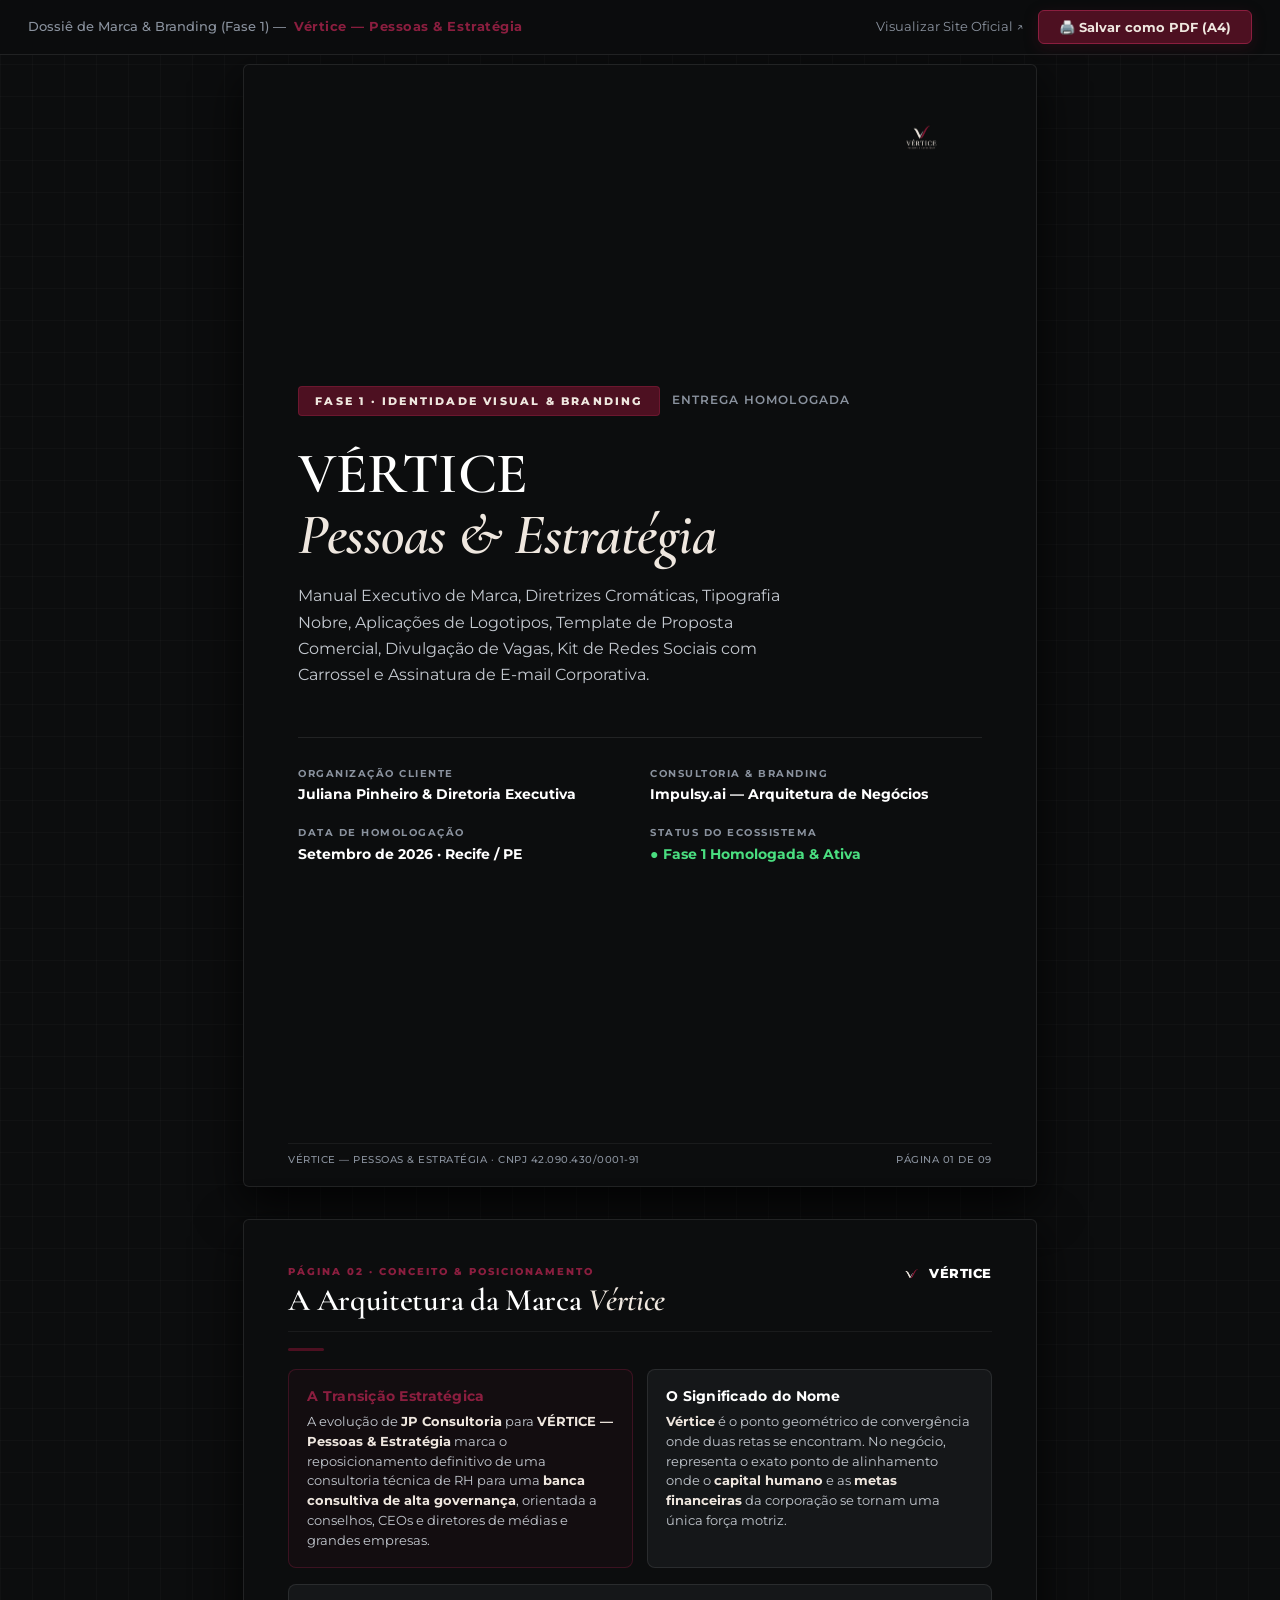
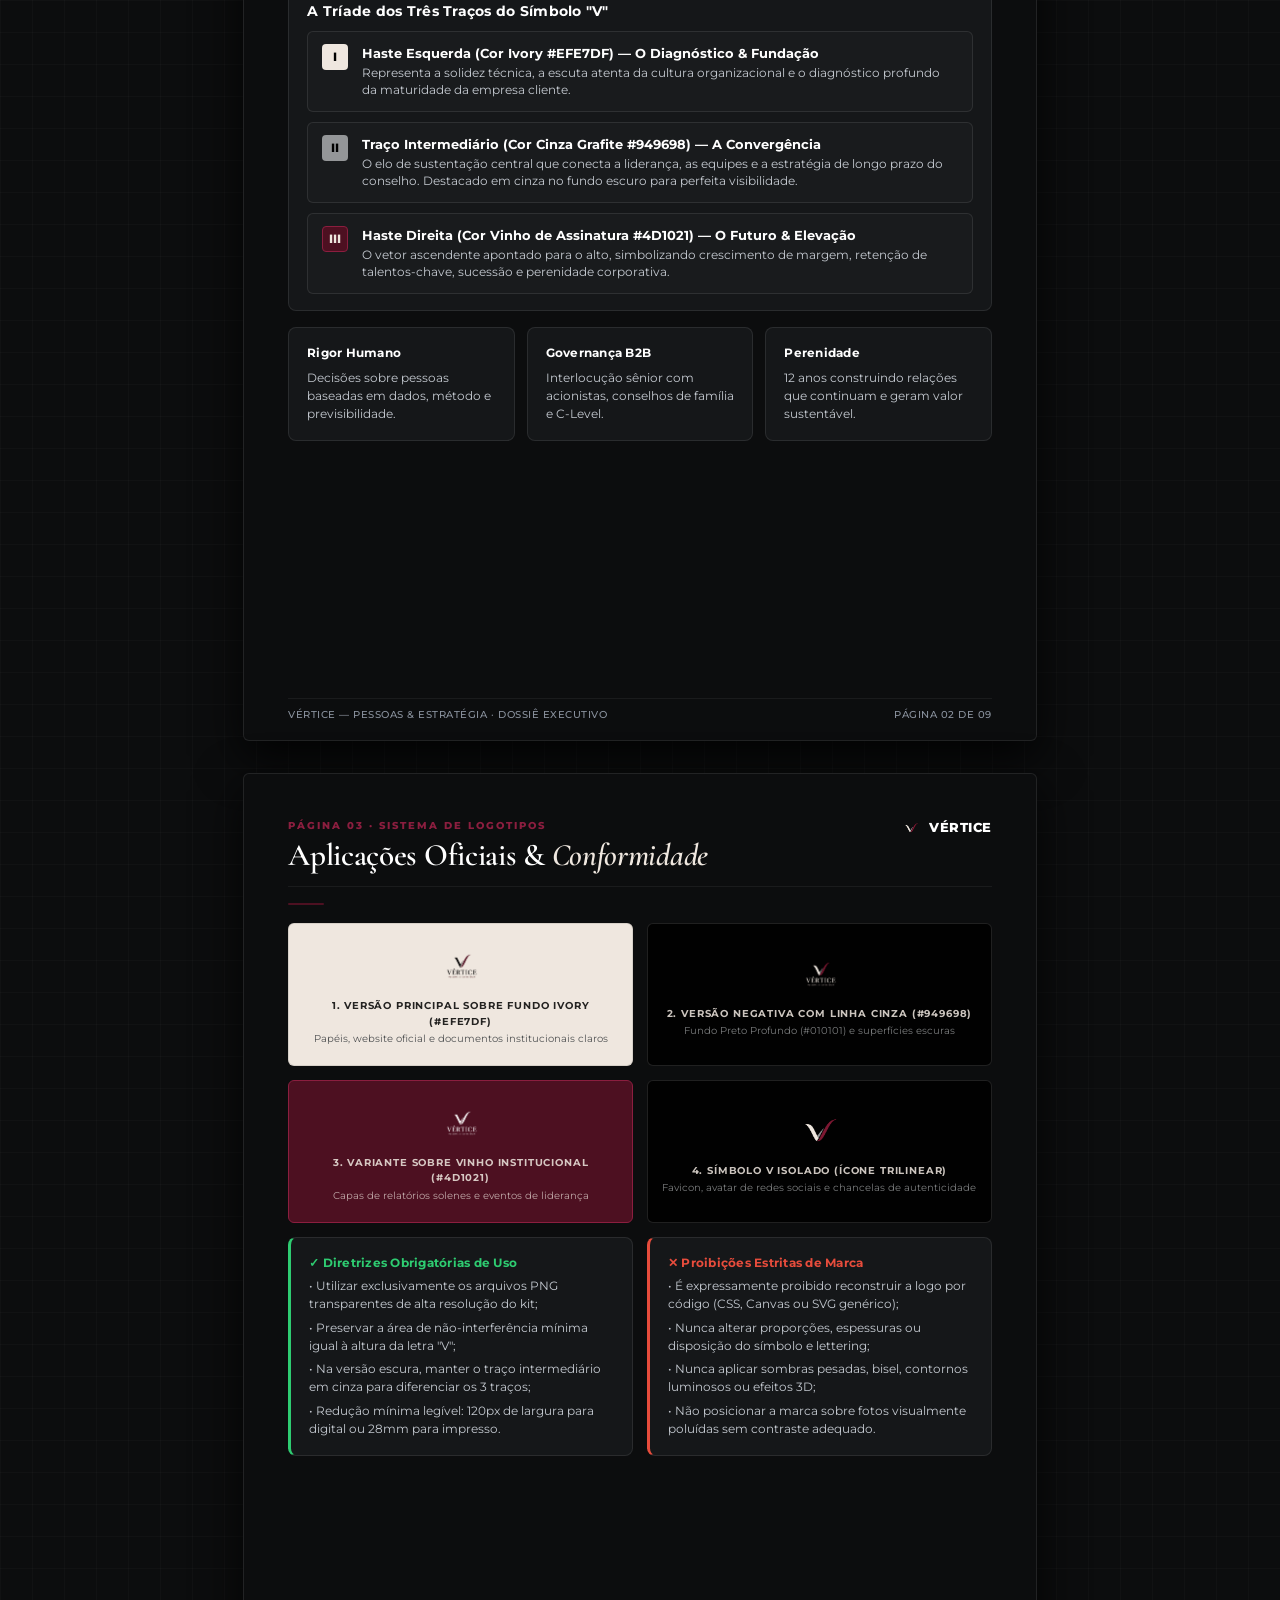
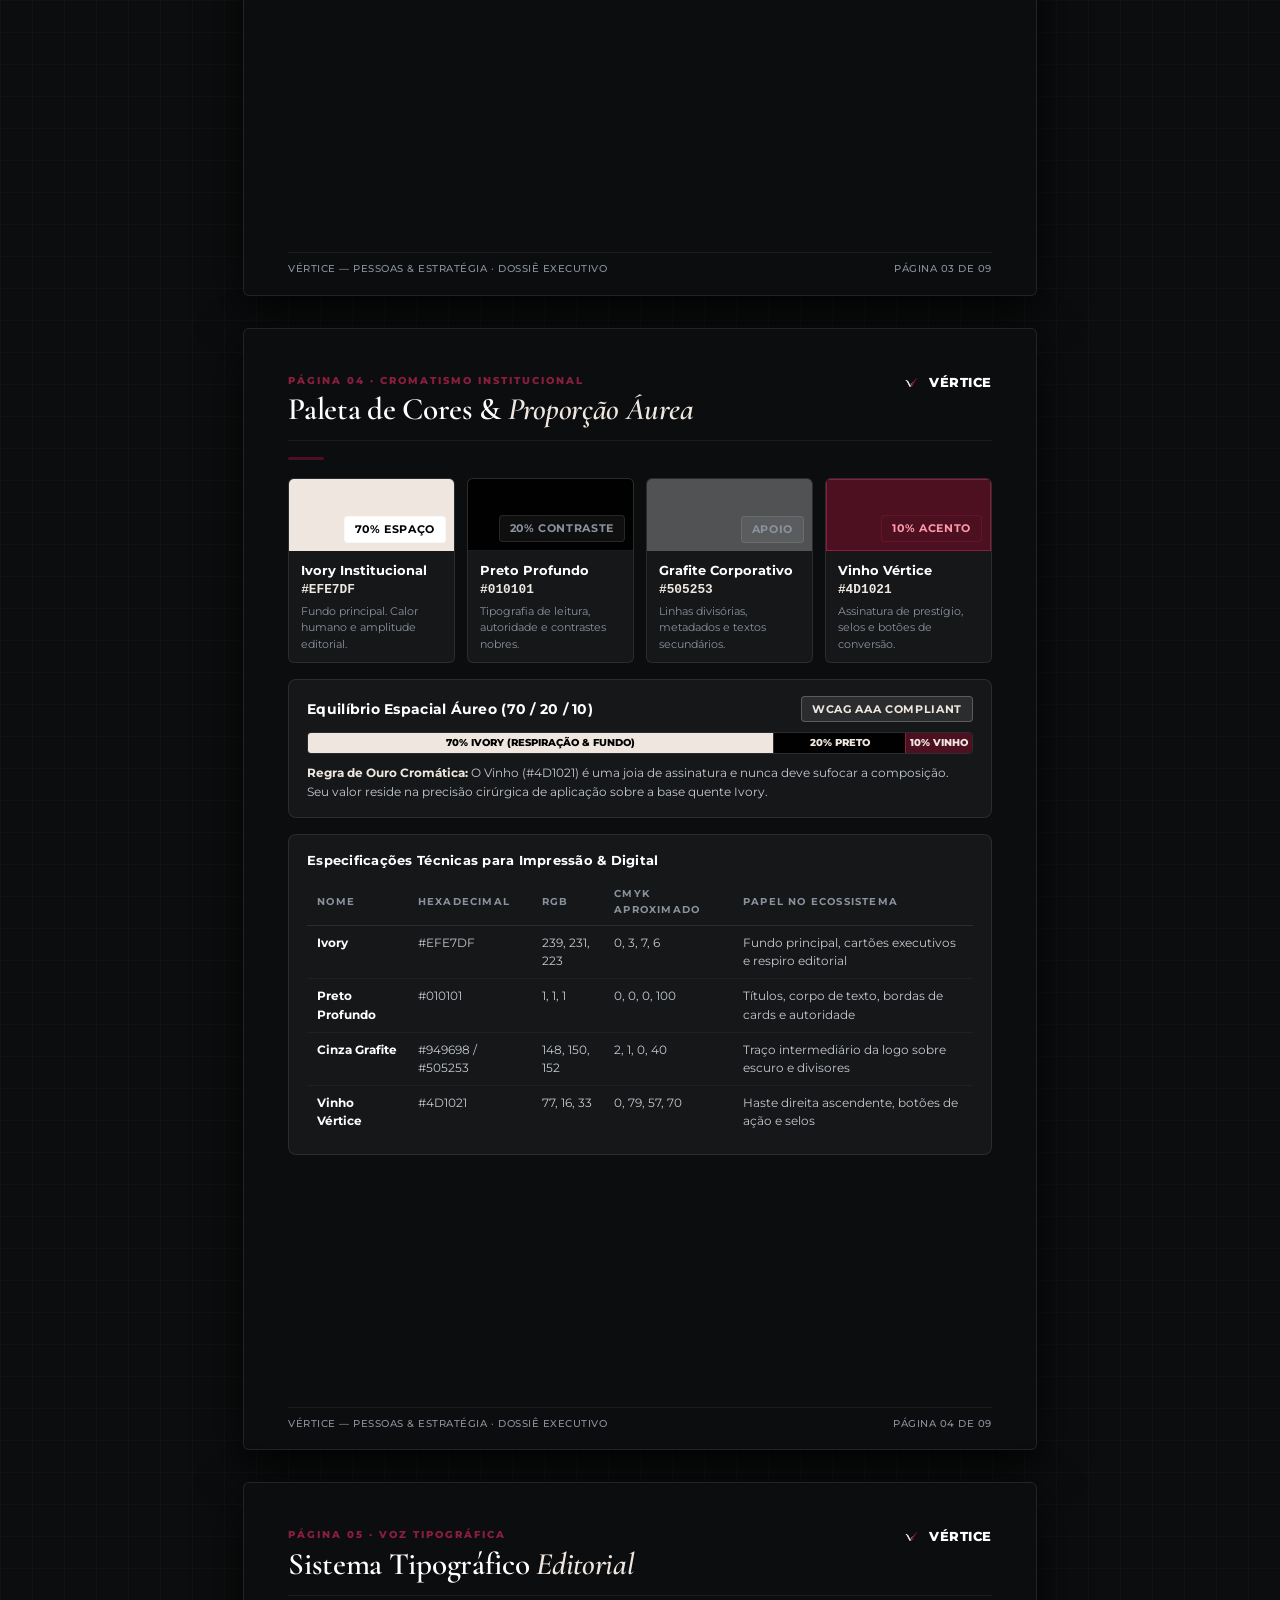
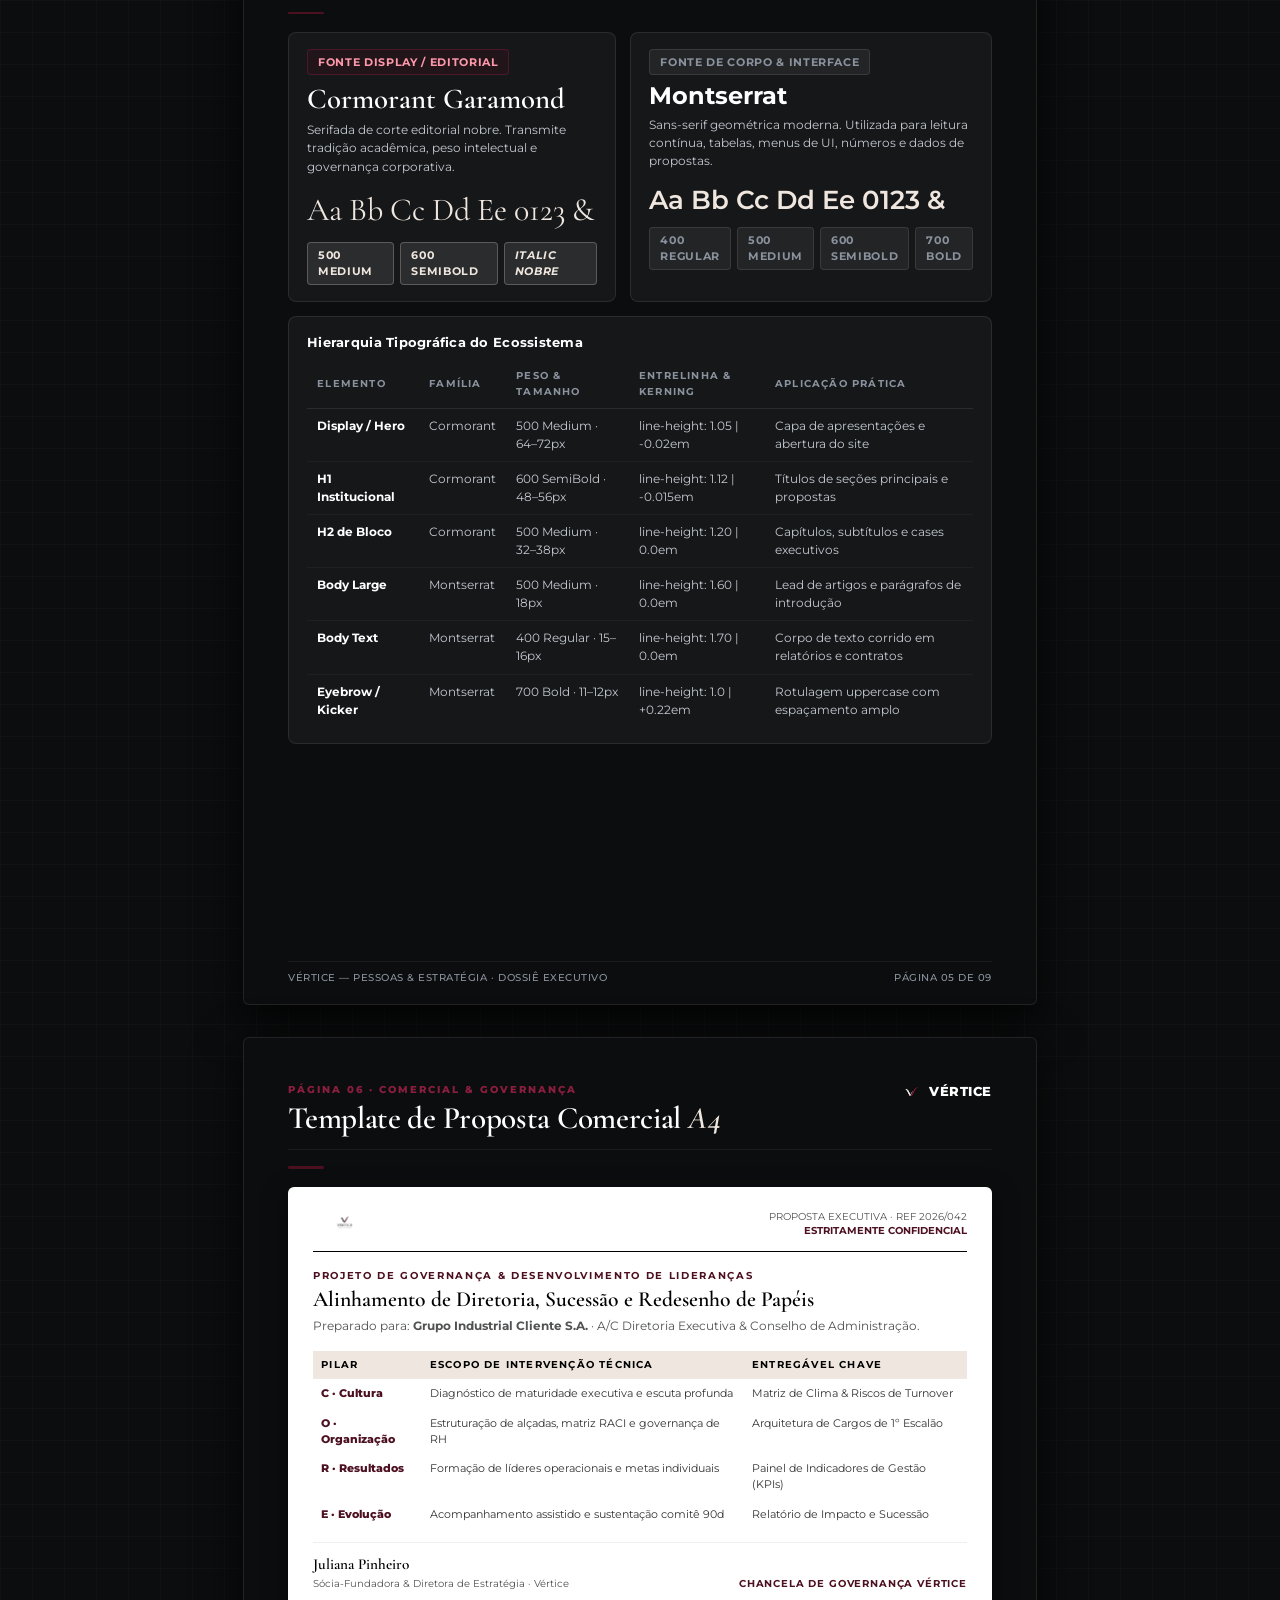
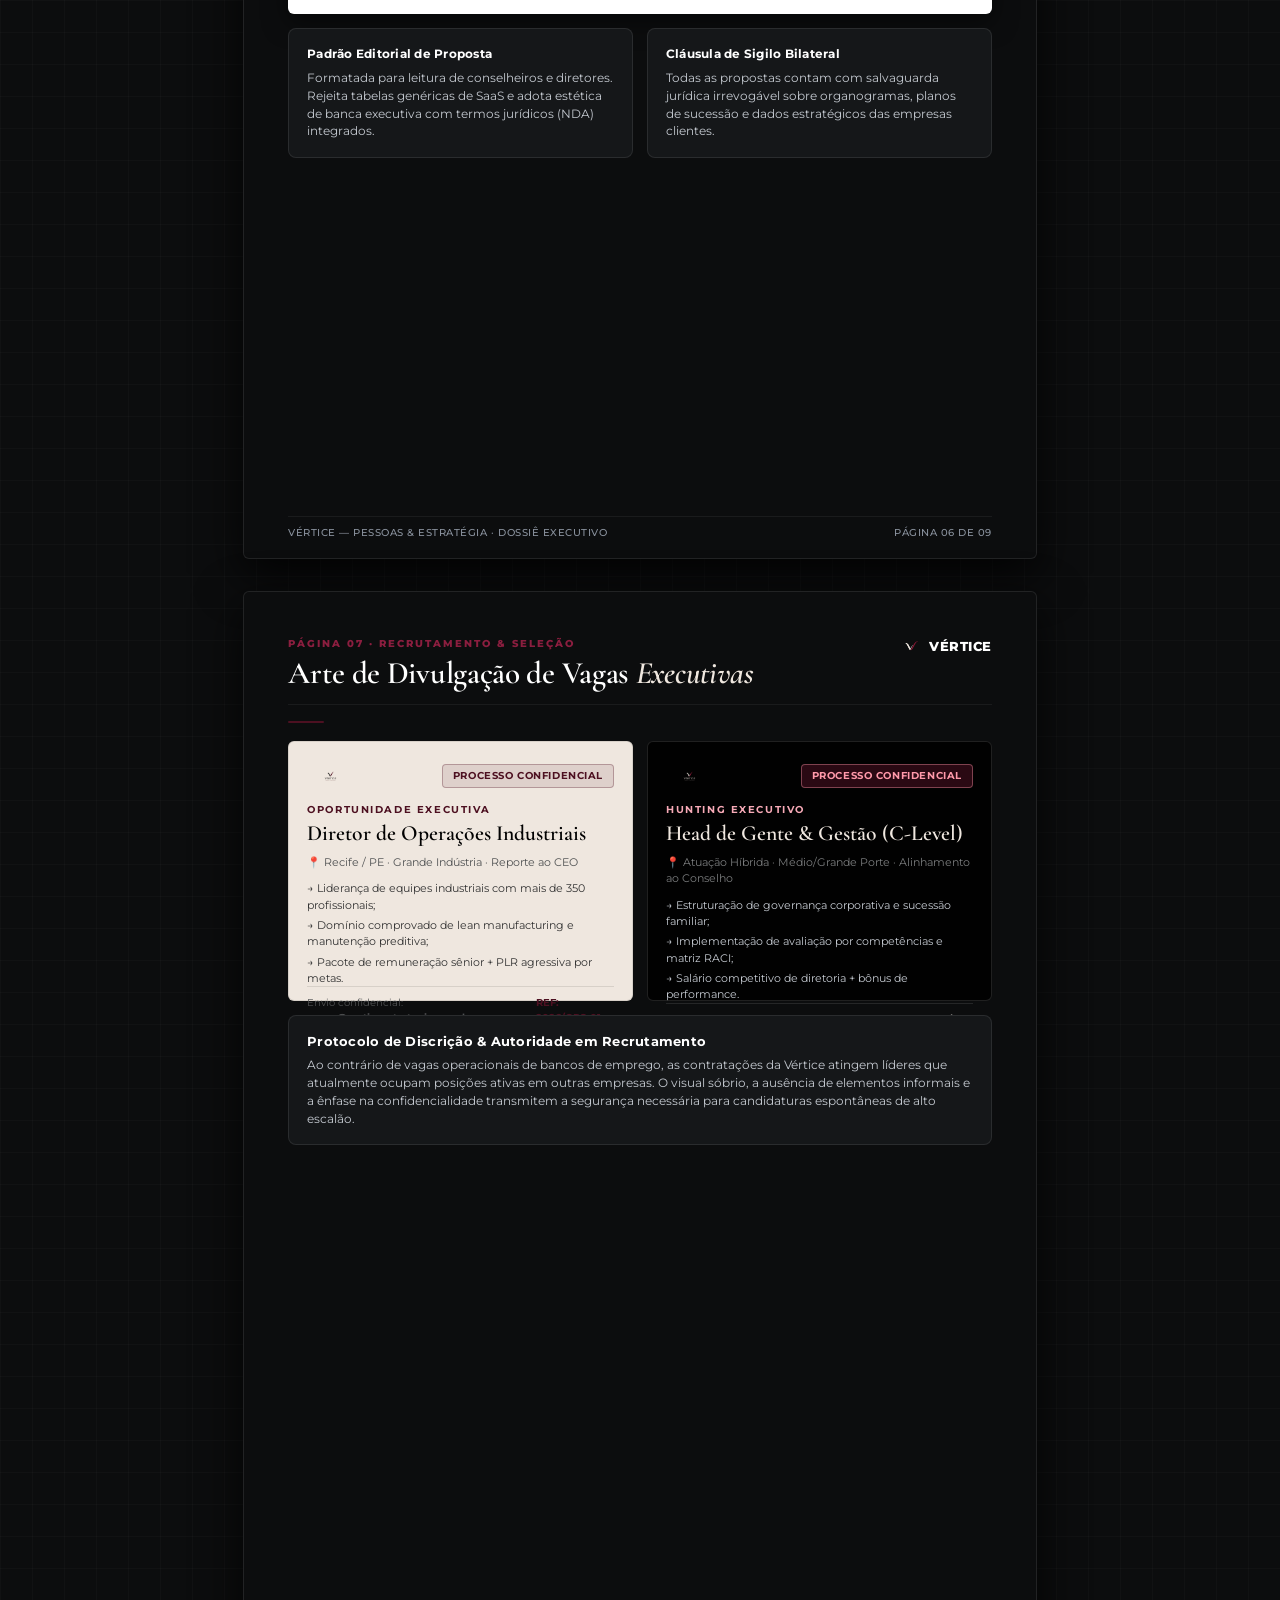
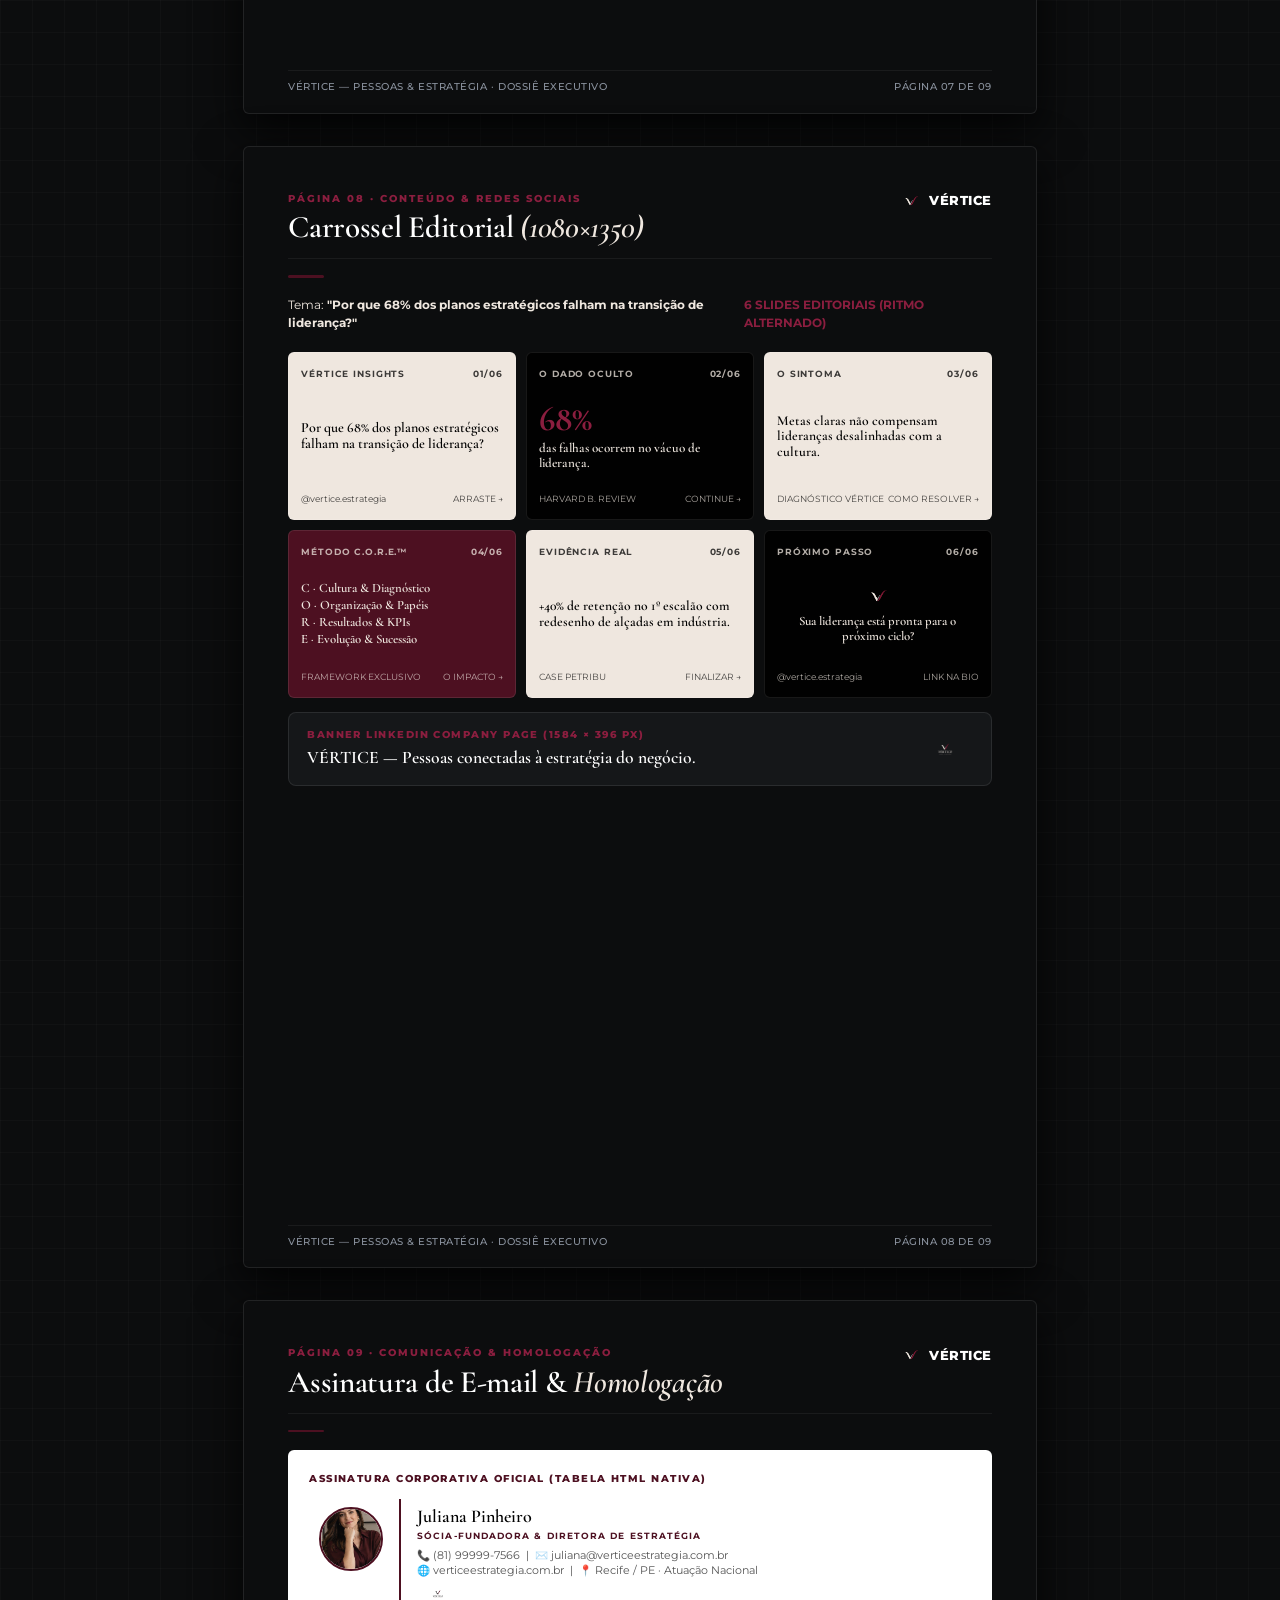
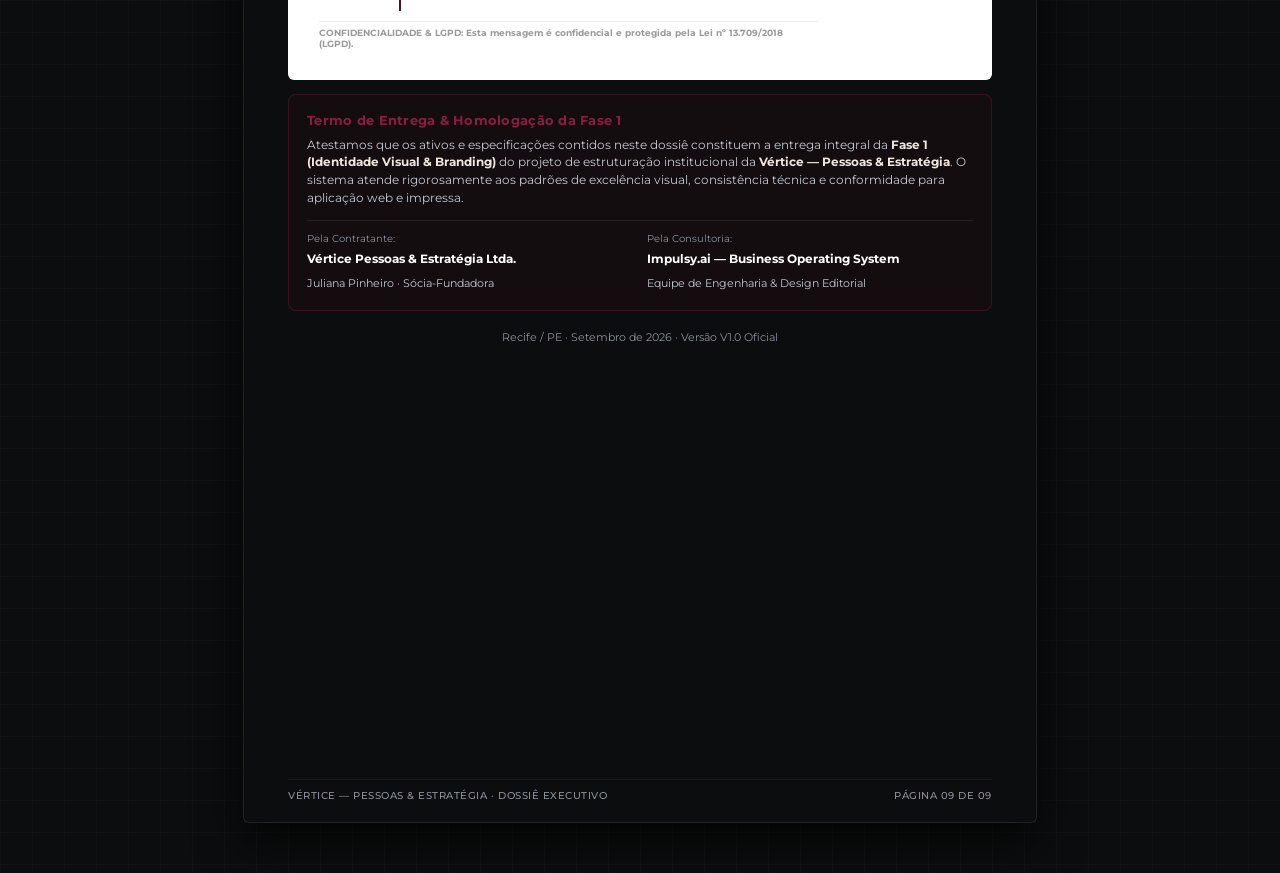
<file: dossie.html>
<!DOCTYPE html>
<html lang="pt-BR">
<head>
  <meta charset="UTF-8">
  <meta name="viewport" content="width=device-width, initial-scale=1.0">
  <title>Dossiê Executivo de Identidade Visual & Branding (Fase 1) — Vértice × Impulsy.ai</title>
  
  <!-- 📌 Favicon Oficial Vértice -->
  <link rel="icon" type="image/png" sizes="32x32" href="assets/logos/favicon-32x32.png">

  <!-- ✍️ Tipografia Oficial (Cormorant Garamond + Montserrat + Plus Jakarta Sans) -->
  <link rel="preconnect" href="https://fonts.googleapis.com">
  <link rel="preconnect" href="https://fonts.gstatic.com" crossorigin>
  <link href="https://fonts.googleapis.com/css2?family=Cormorant+Garamond:ital,wght@0,400;0,500;0,600;0,700;1,400;1,600&family=Montserrat:wght@300;400;500;600;700;800&family=Plus+Jakarta+Sans:wght@400;600;700;800&display=swap" rel="stylesheet">

  <style>
    :root {
      --vertice-ivory: #EFE7DF;
      --vertice-ivory-light: #F7F3EF;
      --vertice-black: #010101;
      --vertice-dark-card: #0C0D0E;
      --vertice-dark-surface: #151719;
      --vertice-dark-border: rgba(255, 255, 255, 0.09);
      
      --vertice-wine: #4D1021;
      --vertice-wine-glow: #8B1E3F;
      --vertice-wine-light: rgba(77, 16, 33, 0.2);
      
      --vertice-graphite: #7A7C7D;
      --vertice-graphite-dark: #505253;
      --vertice-gray-line: #949698;
      
      --text-main: #F2F4F7;
      --text-body: #C4C9D0;
      --text-muted: #8A929E;
      --white: #FFFFFF;

      --font-display: 'Cormorant Garamond', Georgia, serif;
      --font-body: 'Montserrat', sans-serif;
      --font-tech: 'Plus Jakarta Sans', sans-serif;
    }

    * { margin: 0; padding: 0; box-sizing: border-box; }

    body {
      font-family: var(--font-body);
      background: #060708;
      color: var(--text-main);
      -webkit-font-smoothing: antialiased;
      line-height: 1.5;
    }

    /* === GRID TÉCNICO DE FUNDO === */
    .bg-grid {
      background-color: var(--vertice-dark-card);
      background-image: 
        linear-gradient(rgba(255, 255, 255, 0.02) 1px, transparent 1px),
        linear-gradient(90deg, rgba(255, 255, 255, 0.02) 1px, transparent 1px);
      background-size: 32px 32px;
    }

    /* === BARRA DE AÇÃO SUPERIOR (FIXA) === */
    .action-bar {
      position: fixed;
      top: 0; left: 0; right: 0;
      z-index: 9999;
      background: rgba(12, 13, 14, 0.95);
      backdrop-filter: blur(12px);
      border-bottom: 1px solid var(--vertice-dark-border);
      padding: 10px 28px;
      display: flex;
      align-items: center;
      justify-content: space-between;
    }
    .action-bar .label { 
      font-size: 0.82rem; 
      color: var(--text-muted); 
      font-weight: 500; 
      display: flex; 
      align-items: center; 
      gap: 8px; 
    }
    .action-bar .label span { 
      color: var(--vertice-wine-glow); 
      font-weight: 700; 
      letter-spacing: 0.04em;
    }
    .action-bar-actions {
      display: flex;
      align-items: center;
      gap: 14px;
    }
    .btn-pdf {
      display: inline-flex; 
      align-items: center; 
      gap: 8px;
      padding: 8px 20px;
      background: var(--vertice-wine); 
      color: var(--vertice-ivory);
      font-weight: 700; 
      font-size: 0.82rem;
      border: 1px solid var(--vertice-wine-glow); 
      border-radius: 6px; 
      cursor: pointer;
      font-family: var(--font-body);
      transition: all 0.2s ease;
      box-shadow: 0 4px 14px rgba(77, 16, 33, 0.35);
    }
    .btn-pdf:hover {
      background: var(--vertice-wine-glow);
      transform: translateY(-1px);
    }
    .btn-site-link {
      font-size: 0.8rem;
      color: var(--text-muted);
      text-decoration: none;
      transition: color 0.2s;
    }
    .btn-site-link:hover {
      color: var(--vertice-ivory);
    }

    /* === CONTAINER DO DOCUMENTO (A4 RETRATO) === */
    .doc-container {
      padding-top: 64px;
      padding-bottom: 50px;
      display: flex;
      flex-direction: column;
      align-items: center;
      gap: 32px;
    }

    /* Folha Padrão A4 Vertical: 210mm x 297mm */
    .page {
      width: 210mm;
      height: 297mm;
      position: relative;
      display: flex;
      flex-direction: column;
      overflow: hidden;
      background: var(--vertice-dark-card);
      border: 1px solid var(--vertice-dark-border);
      border-radius: 6px;
      box-shadow: 0 16px 48px rgba(0, 0, 0, 0.8);
      box-sizing: border-box;
    }

    .page-inner {
      padding: 44px 44px 54px;
      flex: 1;
      display: flex;
      flex-direction: column;
      position: relative;
    }

    /* === CABEÇALHO DA PÁGINA === */
    .page-header {
      display: flex; 
      align-items: flex-start; 
      justify-content: space-between;
      margin-bottom: 16px;
      border-bottom: 1px solid rgba(255, 255, 255, 0.06);
      padding-bottom: 12px;
    }
    .page-num { 
      font-size: 0.65rem; 
      font-weight: 800; 
      letter-spacing: 2px; 
      text-transform: uppercase; 
      color: var(--vertice-wine-glow); 
      margin-bottom: 4px; 
      display: block;
    }
    .page-title { 
      font-family: var(--font-display);
      font-size: 1.95rem; 
      font-weight: 600; 
      color: var(--white); 
      line-height: 1.15; 
      letter-spacing: -0.3px; 
    }
    .page-title em { 
      font-style: italic;
      color: var(--vertice-ivory); 
    }
    .page-brand { 
      font-size: 0.8rem; 
      color: var(--white); 
      font-weight: 800; 
      letter-spacing: 0.5px; 
      display: flex;
      align-items: center;
      gap: 8px;
    }
    .page-brand img {
      height: 20px;
      width: auto;
    }
    .divider { 
      width: 36px; 
      height: 2.5px; 
      background: var(--vertice-wine); 
      border-radius: 2px; 
      margin-bottom: 18px; 
    }

    /* === RODAPÉ DA PÁGINA === */
    .page-footer {
      position: absolute; 
      bottom: 18px; 
      left: 44px; 
      right: 44px;
      display: flex; 
      justify-content: space-between; 
      align-items: center;
      border-top: 1px solid rgba(255, 255, 255, 0.06);
      padding-top: 8px;
      font-size: 0.64rem; 
      color: var(--text-muted); 
      font-weight: 500;
      letter-spacing: 0.05em;
    }
    .page-footer strong {
      color: var(--vertice-ivory);
    }

    /* === CARDS & COMPONENTES DO DOSSIÊ === */
    .card {
      background: var(--vertice-dark-surface);
      border: 1px solid var(--vertice-dark-border);
      border-radius: 8px;
      padding: 16px 18px;
    }
    .card-accent {
      background: rgba(77, 16, 33, 0.12);
      border-color: rgba(139, 30, 63, 0.35);
    }
    .card-title { 
      font-size: 0.85rem; 
      font-weight: 700; 
      color: var(--white); 
      margin-bottom: 6px; 
      letter-spacing: 0.02em;
    }
    .card-title.accent { color: var(--vertice-wine-glow); }
    .card-text { 
      font-size: 0.8rem; 
      color: var(--text-body); 
      line-height: 1.55; 
    }
    .card-text strong {
      color: var(--vertice-ivory);
    }

    .grid-2 { display: grid; grid-template-columns: 1fr 1fr; gap: 14px; }
    .grid-3 { display: grid; grid-template-columns: 1fr 1fr 1fr; gap: 12px; }
    .grid-4 { display: grid; grid-template-columns: repeat(4, 1fr); gap: 12px; }

    .pill { 
      display: inline-block; 
      padding: 4px 10px; 
      border-radius: 4px; 
      font-size: 0.68rem; 
      font-weight: 700; 
      letter-spacing: 0.06em;
      text-transform: uppercase;
    }
    .pill-wine { 
      background: rgba(77, 16, 33, 0.25); 
      color: #ff99aa; 
      border: 1px solid rgba(139, 30, 63, 0.4); 
    }
    .pill-ivory { 
      background: rgba(239, 231, 223, 0.1); 
      color: var(--vertice-ivory); 
      border: 1px solid rgba(239, 231, 223, 0.25); 
    }
    .pill-gray { 
      background: rgba(255, 255, 255, 0.06); 
      color: var(--text-muted); 
      border: 1px solid rgba(255, 255, 255, 0.1); 
    }

    /* === CAPA DO DOSSIÊ (PAGE 1) === */
    .page-cover {
      justify-content: center;
      align-items: flex-start;
      padding: 60px 54px;
    }
    .cover-top-meta {
      display: flex;
      align-items: center;
      gap: 12px;
      margin-bottom: 28px;
    }
    .cover-tag {
      font-size: 0.68rem; 
      font-weight: 800; 
      letter-spacing: 2.2px; 
      text-transform: uppercase;
      color: var(--vertice-ivory); 
      border: 1px solid rgba(139, 30, 63, 0.5);
      background: var(--vertice-wine); 
      display: inline-block;
      padding: 6px 16px; 
      border-radius: 4px; 
    }
    .cover-title {
      font-family: var(--font-display);
      font-size: 3.6rem; 
      font-weight: 600; 
      line-height: 1.05; 
      color: var(--white); 
      margin-bottom: 18px; 
      letter-spacing: -0.5px;
    }
    .cover-title em { 
      font-style: italic;
      color: var(--vertice-ivory); 
    }
    .cover-sub { 
      font-size: 1rem; 
      color: var(--text-body); 
      margin-bottom: 48px; 
      font-weight: 400; 
      line-height: 1.65; 
      max-width: 520px; 
    }
    .cover-meta-grid { 
      display: grid; 
      grid-template-columns: 1fr 1fr; 
      gap: 20px; 
      padding-top: 28px; 
      border-top: 1px solid var(--vertice-dark-border); 
      width: 100%; 
    }
    .meta-item { display: flex; flex-direction: column; gap: 3px; }
    .meta-label { font-size: 0.64rem; text-transform: uppercase; letter-spacing: 1.5px; color: var(--text-muted); font-weight: 700; }
    .meta-value { font-size: 0.88rem; font-weight: 700; color: var(--white); }
    .cover-logo-img { 
      position: absolute; 
      top: 48px; 
      right: 54px; 
      height: 48px; 
      width: auto; 
    }

    /* === RACIONAL DOS 3 TRAÇOS (PAGE 2) === */
    .stroke-list {
      display: flex;
      flex-direction: column;
      gap: 10px;
    }
    .stroke-item {
      display: flex;
      align-items: flex-start;
      gap: 14px;
      padding: 12px 14px;
      border-radius: 6px;
      background: rgba(255, 255, 255, 0.02);
      border: 1px solid var(--vertice-dark-border);
    }
    .stroke-badge {
      width: 26px;
      height: 26px;
      border-radius: 4px;
      display: flex;
      align-items: center;
      justify-content: center;
      font-size: 0.75rem;
      font-weight: 800;
      flex-shrink: 0;
    }
    .stroke-badge.ivory { background: var(--vertice-ivory); color: #010101; }
    .stroke-badge.gray { background: var(--vertice-gray-line); color: #010101; }
    .stroke-badge.wine { background: var(--vertice-wine); color: var(--vertice-ivory); border: 1px solid var(--vertice-wine-glow); }

    /* === LOGOS SHOWCASE (PAGE 3) === */
    .logo-mockup-card {
      border-radius: 6px;
      padding: 18px 14px;
      display: flex;
      flex-direction: column;
      align-items: center;
      justify-content: center;
      text-align: center;
      border: 1px solid var(--vertice-dark-border);
      min-height: 125px;
    }
    .logo-mockup-card.is-ivory {
      background: var(--vertice-ivory);
      color: #010101;
      border-color: rgba(0,0,0,0.1);
    }
    .logo-mockup-card.is-dark {
      background: #010101;
      color: var(--vertice-ivory);
      border-color: rgba(255,255,255,0.12);
    }
    .logo-mockup-card.is-wine {
      background: var(--vertice-wine);
      color: var(--vertice-ivory);
      border-color: var(--vertice-wine-glow);
    }
    .logo-img-sample {
      max-height: 48px;
      max-width: 170px;
      height: auto;
      margin-bottom: 8px;
      display: block;
    }
    .logo-card-label {
      font-size: 0.65rem;
      font-weight: 700;
      letter-spacing: 0.08em;
      text-transform: uppercase;
      opacity: 0.85;
    }

    /* === PALETA CROMÁTICA (PAGE 4) === */
    .color-swatch-box {
      border-radius: 6px;
      overflow: hidden;
      border: 1px solid var(--vertice-dark-border);
      background: var(--vertice-dark-surface);
    }
    .swatch-fill {
      height: 72px;
      display: flex;
      align-items: flex-end;
      justify-content: flex-end;
      padding: 8px;
    }
    .swatch-meta {
      padding: 10px 12px;
      font-size: 0.74rem;
    }
    .swatch-hex {
      font-family: monospace;
      font-size: 0.8rem;
      font-weight: 700;
      color: var(--vertice-ivory);
    }

    /* === CARROSSEL DO INSTAGRAM (PAGE 8) === */
    .carousel-grid-6 {
      display: grid;
      grid-template-columns: repeat(3, 1fr);
      gap: 10px;
      margin-top: 10px;
    }
    .carousel-card-mini {
      border-radius: 6px;
      padding: 14px 12px;
      display: flex;
      flex-direction: column;
      justify-content: space-between;
      height: 168px;
      border: 1px solid var(--vertice-dark-border);
      position: relative;
    }
    .carousel-card-mini.theme-ivory {
      background: var(--vertice-ivory);
      color: #010101;
    }
    .carousel-card-mini.theme-dark {
      background: #010101;
      color: var(--vertice-ivory);
    }
    .carousel-card-mini.theme-wine {
      background: var(--vertice-wine);
      color: var(--vertice-ivory);
    }
    .c-top {
      display: flex;
      justify-content: space-between;
      font-size: 0.55rem;
      font-weight: 700;
      letter-spacing: 0.1em;
      text-transform: uppercase;
      opacity: 0.75;
    }
    .c-title {
      font-family: var(--font-display);
      font-size: 0.95rem;
      font-weight: 600;
      line-height: 1.15;
      margin: auto 0;
    }
    .c-bottom {
      display: flex;
      justify-content: space-between;
      font-size: 0.55rem;
      opacity: 0.7;
    }

    /* === TABELAS DE DADOS === */
    table { width: 100%; border-collapse: collapse; font-size: 0.78rem; }
    thead th {
      text-align: left; padding: 8px 10px;
      font-size: 0.65rem; text-transform: uppercase; letter-spacing: 1.2px;
      color: var(--text-muted); border-bottom: 1px solid var(--vertice-dark-border); font-weight: 700;
    }
    tbody td {
      padding: 8px 10px; color: var(--text-body);
      border-bottom: 1px solid rgba(255,255,255,0.04); vertical-align: top;
      line-height: 1.45;
    }
    tbody tr:last-child td { border-bottom: none; }
    tbody td:first-child { color: var(--white); font-weight: 700; }

    /* =====================================================
       PRINT / PDF (STANDARD A4 PORTRAIT 210mm x 297mm)
    ===================================================== */
    @page {
      size: A4 portrait;
      margin: 0;
    }

    @media print {
      @page {
        size: A4 portrait;
        margin: 0;
      }

      html, body {
        width: 210mm !important;
        height: 297mm !important;
        margin: 0 !important;
        padding: 0 !important;
        background: #0C0D0E !important;
        -webkit-print-color-adjust: exact !important;
        print-color-adjust: exact !important;
      }

      .action-bar { display: none !important; }
      .doc-container { 
        padding: 0 !important; 
        margin: 0 !important;
        gap: 0 !important;
        display: block !important;
        width: 210mm !important;
      }

      .page {
        width: 210mm !important;
        height: 297mm !important;
        max-width: 210mm !important;
        min-height: 297mm !important;
        max-height: 297mm !important;
        border: none !important;
        border-radius: 0 !important;
        box-shadow: none !important;
        overflow: hidden !important;
        page-break-after: always !important;
        break-after: page !important;
        page-break-inside: avoid !important;
        break-inside: avoid !important;
        box-sizing: border-box !important;
      }

      .page-inner { padding: 40px 40px 50px !important; }
      .cover-title { font-size: 3.2rem !important; }
    }
  </style>
</head>
<body class="bg-grid">

  <!-- ========================================================================
       BARRA DE AÇÃO SUPERIOR (FIXA NA TELA)
       ======================================================================== -->
  <div class="action-bar">
    <div class="label">
      Dossiê de Marca &amp; Branding (Fase 1) — <span>Vértice — Pessoas &amp; Estratégia</span>
    </div>
    <div class="action-bar-actions">
      <a href="index.html" target="_blank" class="btn-site-link">Visualizar Site Oficial ↗</a>
      <button class="btn-pdf" onclick="window.print()">🖨️ Salvar como PDF (A4)</button>
    </div>
  </div>

  <!-- ========================================================================
       CONTAINER DO DOCUMENTO A4 PAGINADO
       ======================================================================== -->
  <div class="doc-container">

    <!-- ===== PÁGINA 1: CAPA DO DOSSIÊ ===== -->
    <div class="page page-cover bg-grid">
      <img src="assets/logos/logo-negativa-cinza.png" alt="Vértice" class="cover-logo-img">
      
      <div class="cover-top-meta">
        <span class="cover-tag">FASE 1 · IDENTIDADE VISUAL &amp; BRANDING</span>
        <span style="font-size: 0.72rem; color: var(--text-muted); font-weight: 600; letter-spacing: 0.1em;">
          ENTREGA HOMOLOGADA
        </span>
      </div>

      <h1 class="cover-title">
        VÉRTICE<br>
        <em>Pessoas &amp; Estratégia</em>
      </h1>

      <p class="cover-sub">
        Manual Executivo de Marca, Diretrizes Cromáticas, Tipografia Nobre, Aplicações de Logotipos, Template de Proposta Comercial, Divulgação de Vagas, Kit de Redes Sociais com Carrossel e Assinatura de E-mail Corporativa.
      </p>

      <div class="cover-meta-grid">
        <div class="meta-item">
          <span class="meta-label">Organização Cliente</span>
          <span class="meta-value">Juliana Pinheiro &amp; Diretoria Executiva</span>
        </div>
        <div class="meta-item">
          <span class="meta-label">Consultoria &amp; Branding</span>
          <span class="meta-value">Impulsy.ai — Arquitetura de Negócios</span>
        </div>
        <div class="meta-item">
          <span class="meta-label">Data de Homologação</span>
          <span class="meta-value">Setembro de 2026 · Recife / PE</span>
        </div>
        <div class="meta-item">
          <span class="meta-label">Status do Ecossistema</span>
          <span class="meta-value" style="color: #4ade80;">● Fase 1 Homologada &amp; Ativa</span>
        </div>
      </div>

      <div class="page-footer">
        <span>VÉRTICE — PESSOAS &amp; ESTRATÉGIA · CNPJ 42.090.430/0001-91</span>
        <span>PÁGINA 01 DE 09</span>
      </div>
    </div>

    <!-- ===== PÁGINA 2: RACIONAL & CONCEITO DA MARCA ===== -->
    <div class="page bg-grid">
      <div class="page-inner">
        <div class="page-header">
          <div>
            <span class="page-num">PÁGINA 02 · CONCEITO &amp; POSICIONAMENTO</span>
            <h2 class="page-title">A Arquitetura da Marca <em>Vértice</em></h2>
          </div>
          <div class="page-brand">
            <img src="assets/logos/symbol-negativa-cinza.png" alt="V">
            <span>VÉRTICE</span>
          </div>
        </div>
        <div class="divider"></div>

        <div class="grid-2" style="margin-bottom: 16px;">
          <div class="card card-accent">
            <div class="card-title accent">A Transição Estratégica</div>
            <p class="card-text">
              A evolução de <strong>JP Consultoria</strong> para <strong>VÉRTICE — Pessoas &amp; Estratégia</strong> marca o reposicionamento definitivo de uma consultoria técnica de RH para uma <strong>banca consultiva de alta governança</strong>, orientada a conselhos, CEOs e diretores de médias e grandes empresas.
            </p>
          </div>

          <div class="card">
            <div class="card-title">O Significado do Nome</div>
            <p class="card-text">
              <strong>Vértice</strong> é o ponto geométrico de convergência onde duas retas se encontram. No negócio, representa o exato ponto de alinhamento onde o <strong>capital humano</strong> e as <strong>metas financeiras</strong> da corporação se tornam uma única força motriz.
            </p>
          </div>
        </div>

        <div class="card" style="margin-bottom: 16px;">
          <div class="card-title" style="margin-bottom: 10px;">A Tríade dos Três Traços do Símbolo "V"</div>
          <div class="stroke-list">
            <div class="stroke-item">
              <div class="stroke-badge ivory">I</div>
              <div>
                <strong style="font-size: 0.82rem; color: var(--white); display: block;">Haste Esquerda (Cor Ivory #EFE7DF) — O Diagnóstico &amp; Fundação</strong>
                <p style="font-size: 0.76rem; color: var(--text-body); line-height: 1.45;">
                  Representa a solidez técnica, a escuta atenta da cultura organizacional e o diagnóstico profundo da maturidade da empresa cliente.
                </p>
              </div>
            </div>

            <div class="stroke-item">
              <div class="stroke-badge gray">II</div>
              <div>
                <strong style="font-size: 0.82rem; color: var(--white); display: block;">Traço Intermediário (Cor Cinza Grafite #949698) — A Convergência</strong>
                <p style="font-size: 0.76rem; color: var(--text-body); line-height: 1.45;">
                  O elo de sustentação central que conecta a liderança, as equipes e a estratégia de longo prazo do conselho. Destacado em cinza no fundo escuro para perfeita visibilidade.
                </p>
              </div>
            </div>

            <div class="stroke-item">
              <div class="stroke-badge wine">III</div>
              <div>
                <strong style="font-size: 0.82rem; color: var(--white); display: block;">Haste Direita (Cor Vinho de Assinatura #4D1021) — O Futuro &amp; Elevação</strong>
                <p style="font-size: 0.76rem; color: var(--text-body); line-height: 1.45;">
                  O vetor ascendente apontado para o alto, simbolizando crescimento de margem, retenção de talentos-chave, sucessão e perenidade corporativa.
                </p>
              </div>
            </div>
          </div>
        </div>

        <div class="grid-3">
          <div class="card">
            <div class="card-title" style="font-size: 0.78rem;">Rigor Humano</div>
            <p class="card-text" style="font-size: 0.74rem;">Decisões sobre pessoas baseadas em dados, método e previsibilidade.</p>
          </div>
          <div class="card">
            <div class="card-title" style="font-size: 0.78rem;">Governança B2B</div>
            <p class="card-text" style="font-size: 0.74rem;">Interlocução sênior com acionistas, conselhos de família e C-Level.</p>
          </div>
          <div class="card">
            <div class="card-title" style="font-size: 0.78rem;">Perenidade</div>
            <p class="card-text" style="font-size: 0.74rem;">12 anos construindo relações que continuam e geram valor sustentável.</p>
          </div>
        </div>

        <div class="page-footer">
          <span>VÉRTICE — PESSOAS &amp; ESTRATÉGIA · DOSSIÊ EXECUTIVO</span>
          <span>PÁGINA 02 DE 09</span>
        </div>
      </div>
    </div>

    <!-- ===== PÁGINA 3: SISTEMA DE LOGOTIPOS & REGRAS MANDATÓRIAS ===== -->
    <div class="page bg-grid">
      <div class="page-inner">
        <div class="page-header">
          <div>
            <span class="page-num">PÁGINA 03 · SISTEMA DE LOGOTIPOS</span>
            <h2 class="page-title">Aplicações Oficiais &amp; <em>Conformidade</em></h2>
          </div>
          <div class="page-brand">
            <img src="assets/logos/symbol-negativa-cinza.png" alt="V">
            <span>VÉRTICE</span>
          </div>
        </div>
        <div class="divider"></div>

        <div class="grid-2" style="margin-bottom: 14px;">
          <!-- Card 1: Logo Principal Clara -->
          <div class="logo-mockup-card is-ivory">
            <img src="assets/logos/LOGO sem fundo.png" alt="Logo Principal Clara" class="logo-img-sample">
            <div class="logo-card-label" style="color: #010101;">1. Versão Principal sobre Fundo Ivory (#EFE7DF)</div>
            <span style="font-size: 0.65rem; color: #505253; margin-top: 2px;">Papéis, website oficial e documentos institucionais claros</span>
          </div>

          <!-- Card 2: Logo Negativa com Traço Cinza -->
          <div class="logo-mockup-card is-dark">
            <img src="assets/logos/logo-negativa-cinza.png" alt="Logo Negativa com Traço Cinza" class="logo-img-sample">
            <div class="logo-card-label" style="color: var(--vertice-ivory);">2. Versão Negativa com Linha Cinza (#949698)</div>
            <span style="font-size: 0.65rem; color: var(--vertice-graphite); margin-top: 2px;">Fundo Preto Profundo (#010101) e superfícies escuras</span>
          </div>

          <!-- Card 3: Variante Vinho -->
          <div class="logo-mockup-card is-wine">
            <img src="assets/logos/logo-negativa-branca.png" alt="Variante Vinho" class="logo-img-sample">
            <div class="logo-card-label" style="color: var(--vertice-ivory);">3. Variante sobre Vinho Institucional (#4D1021)</div>
            <span style="font-size: 0.65rem; color: rgba(239,231,223,0.7); margin-top: 2px;">Capas de relatórios solenes e eventos de liderança</span>
          </div>

          <!-- Card 4: Símbolo Isolado -->
          <div class="logo-mockup-card is-dark">
            <img src="assets/logos/symbol-negativa-cinza.png" alt="Símbolo V Isolado" style="max-height: 48px; width: auto; margin-bottom: 8px;">
            <div class="logo-card-label" style="color: var(--vertice-ivory);">4. Símbolo V Isolado (Ícone Trilinear)</div>
            <span style="font-size: 0.65rem; color: var(--vertice-graphite); margin-top: 2px;">Favicon, avatar de redes sociais e chancelas de autenticidade</span>
          </div>
        </div>

        <div class="grid-2">
          <div class="card" style="border-left: 3px solid #2ECC71;">
            <div class="card-title" style="color: #2ECC71; font-size: 0.78rem;">✓ Diretrizes Obrigatórias de Uso</div>
            <ul style="list-style: none; display: flex; flex-direction: column; gap: 6px; font-size: 0.74rem; color: var(--text-body);">
              <li>• Utilizar exclusivamente os arquivos PNG transparentes de alta resolução do kit;</li>
              <li>• Preservar a área de não-interferência mínima igual à altura da letra "V";</li>
              <li>• Na versão escura, manter o traço intermediário em cinza para diferenciar os 3 traços;</li>
              <li>• Redução mínima legível: 120px de largura para digital ou 28mm para impresso.</li>
            </ul>
          </div>

          <div class="card" style="border-left: 3px solid #E74C3C;">
            <div class="card-title" style="color: #E74C3C; font-size: 0.78rem;">✕ Proibições Estritas de Marca</div>
            <ul style="list-style: none; display: flex; flex-direction: column; gap: 6px; font-size: 0.74rem; color: var(--text-body);">
              <li>• É expressamente proibido reconstruir a logo por código (CSS, Canvas ou SVG genérico);</li>
              <li>• Nunca alterar proporções, espessuras ou disposição do símbolo e lettering;</li>
              <li>• Nunca aplicar sombras pesadas, bisel, contornos luminosos ou efeitos 3D;</li>
              <li>• Não posicionar a marca sobre fotos visualmente poluídas sem contraste adequado.</li>
            </ul>
          </div>
        </div>

        <div class="page-footer">
          <span>VÉRTICE — PESSOAS &amp; ESTRATÉGIA · DOSSIÊ EXECUTIVO</span>
          <span>PÁGINA 03 DE 09</span>
        </div>
      </div>
    </div>

    <!-- ===== PÁGINA 4: PALETA CROMÁTICA & PROPORÇÃO ÁUREA ===== -->
    <div class="page bg-grid">
      <div class="page-inner">
        <div class="page-header">
          <div>
            <span class="page-num">PÁGINA 04 · CROMATISMO INSTITUCIONAL</span>
            <h2 class="page-title">Paleta de Cores &amp; <em>Proporção Áurea</em></h2>
          </div>
          <div class="page-brand">
            <img src="assets/logos/symbol-negativa-cinza.png" alt="V">
            <span>VÉRTICE</span>
          </div>
        </div>
        <div class="divider"></div>

        <div class="grid-4" style="margin-bottom: 16px;">
          <!-- Cor 1: Ivory -->
          <div class="color-swatch-box">
            <div class="swatch-fill" style="background: var(--vertice-ivory);">
              <span class="pill pill-ivory" style="color: #010101; background: #ffffff;">70% ESPAÇO</span>
            </div>
            <div class="swatch-meta">
              <strong style="color: var(--white); font-size: 0.8rem; display: block;">Ivory Institucional</strong>
              <div class="swatch-hex">#EFE7DF</div>
              <p style="font-size: 0.68rem; color: var(--text-muted); margin-top: 4px;">Fundo principal. Calor humano e amplitude editorial.</p>
            </div>
          </div>

          <!-- Cor 2: Preto Profundo -->
          <div class="color-swatch-box">
            <div class="swatch-fill" style="background: var(--vertice-black); border-bottom: 1px solid rgba(255,255,255,0.1);">
              <span class="pill pill-gray">20% CONTRASTE</span>
            </div>
            <div class="swatch-meta">
              <strong style="color: var(--white); font-size: 0.8rem; display: block;">Preto Profundo</strong>
              <div class="swatch-hex">#010101</div>
              <p style="font-size: 0.68rem; color: var(--text-muted); margin-top: 4px;">Tipografia de leitura, autoridade e contrastes nobres.</p>
            </div>
          </div>

          <!-- Cor 3: Grafite -->
          <div class="color-swatch-box">
            <div class="swatch-fill" style="background: var(--vertice-graphite-dark);">
              <span class="pill pill-gray">APOIO</span>
            </div>
            <div class="swatch-meta">
              <strong style="color: var(--white); font-size: 0.8rem; display: block;">Grafite Corporativo</strong>
              <div class="swatch-hex">#505253</div>
              <p style="font-size: 0.68rem; color: var(--text-muted); margin-top: 4px;">Linhas divisórias, metadados e textos secundários.</p>
            </div>
          </div>

          <!-- Cor 4: Vinho de Assinatura -->
          <div class="color-swatch-box">
            <div class="swatch-fill" style="background: var(--vertice-wine); border: 1px solid var(--vertice-wine-glow);">
              <span class="pill pill-wine">10% ACENTO</span>
            </div>
            <div class="swatch-meta">
              <strong style="color: var(--white); font-size: 0.8rem; display: block;">Vinho Vértice</strong>
              <div class="swatch-hex">#4D1021</div>
              <p style="font-size: 0.68rem; color: var(--text-muted); margin-top: 4px;">Assinatura de prestígio, selos e botões de conversão.</p>
            </div>
          </div>
        </div>

        <!-- Barra da Proporção Áurea -->
        <div class="card" style="margin-bottom: 16px;">
          <div style="display: flex; justify-content: space-between; align-items: center; margin-bottom: 10px;">
            <span class="card-title" style="margin: 0;">Equilíbrio Espacial Áureo (70 / 20 / 10)</span>
            <span class="pill pill-ivory">WCAG AAA COMPLIANT</span>
          </div>
          <div style="height: 22px; border-radius: 4px; overflow: hidden; display: flex; border: 1px solid var(--vertice-dark-border); margin-bottom: 10px;">
            <div style="width: 70%; background: var(--vertice-ivory); color: #010101; font-size: 0.65rem; font-weight: 800; display: flex; align-items: center; justify-content: center;">70% IVORY (RESPIRAÇÃO &amp; FUNDO)</div>
            <div style="width: 20%; background: #010101; color: var(--vertice-ivory); font-size: 0.65rem; font-weight: 800; display: flex; align-items: center; justify-content: center; border-left: 1px solid rgba(255,255,255,0.2);">20% PRETO</div>
            <div style="width: 10%; background: var(--vertice-wine); color: var(--vertice-ivory); font-size: 0.65rem; font-weight: 800; display: flex; align-items: center; justify-content: center; border-left: 1px solid var(--vertice-wine-glow);">10% VINHO</div>
          </div>
          <p class="card-text" style="font-size: 0.74rem;">
            <strong>Regra de Ouro Cromática:</strong> O Vinho (#4D1021) é uma joia de assinatura e nunca deve sufocar a composição. Seu valor reside na precisão cirúrgica de aplicação sobre a base quente Ivory.
          </p>
        </div>

        <!-- Tabela Técnica de Cores -->
        <div class="card">
          <div class="card-title" style="font-size: 0.8rem; margin-bottom: 8px;">Especificações Técnicas para Impressão &amp; Digital</div>
          <table>
            <thead>
              <tr>
                <th>Nome</th>
                <th>Hexadecimal</th>
                <th>RGB</th>
                <th>CMYK Aproximado</th>
                <th>Papel no Ecossistema</th>
              </tr>
            </thead>
            <tbody>
              <tr>
                <td>Ivory</td>
                <td>#EFE7DF</td>
                <td>239, 231, 223</td>
                <td>0, 3, 7, 6</td>
                <td>Fundo principal, cartões executivos e respiro editorial</td>
              </tr>
              <tr>
                <td>Preto Profundo</td>
                <td>#010101</td>
                <td>1, 1, 1</td>
                <td>0, 0, 0, 100</td>
                <td>Títulos, corpo de texto, bordas de cards e autoridade</td>
              </tr>
              <tr>
                <td>Cinza Grafite</td>
                <td>#949698 / #505253</td>
                <td>148, 150, 152</td>
                <td>2, 1, 0, 40</td>
                <td>Traço intermediário da logo sobre escuro e divisores</td>
              </tr>
              <tr>
                <td>Vinho Vértice</td>
                <td>#4D1021</td>
                <td>77, 16, 33</td>
                <td>0, 79, 57, 70</td>
                <td>Haste direita ascendente, botões de ação e selos</td>
              </tr>
            </tbody>
          </table>
        </div>

        <div class="page-footer">
          <span>VÉRTICE — PESSOAS &amp; ESTRATÉGIA · DOSSIÊ EXECUTIVO</span>
          <span>PÁGINA 04 DE 09</span>
        </div>
      </div>
    </div>

    <!-- ===== PÁGINA 5: SISTEMA TIPOGRÁFICO EDITORIAL ===== -->
    <div class="page bg-grid">
      <div class="page-inner">
        <div class="page-header">
          <div>
            <span class="page-num">PÁGINA 05 · VOZ TIPOGRÁFICA</span>
            <h2 class="page-title">Sistema Tipográfico <em>Editorial</em></h2>
          </div>
          <div class="page-brand">
            <img src="assets/logos/symbol-negativa-cinza.png" alt="V">
            <span>VÉRTICE</span>
          </div>
        </div>
        <div class="divider"></div>

        <div class="grid-2" style="margin-bottom: 14px;">
          <div class="card">
            <span class="pill pill-wine" style="margin-bottom: 8px;">FONTE DISPLAY / EDITORIAL</span>
            <div style="font-family: var(--font-display); font-size: 1.8rem; font-weight: 600; color: var(--white); line-height: 1.1; margin-bottom: 6px;">
              Cormorant Garamond
            </div>
            <p class="card-text" style="font-size: 0.74rem; margin-bottom: 10px;">
              Serifada de corte editorial nobre. Transmite tradição acadêmica, peso intelectual e governança corporativa.
            </p>
            <div style="font-family: var(--font-display); font-size: 2rem; color: var(--vertice-ivory); margin-bottom: 8px;">
              Aa Bb Cc Dd Ee 0123 &amp;
            </div>
            <div style="display: flex; gap: 6px;">
              <span class="pill pill-ivory">500 Medium</span>
              <span class="pill pill-ivory">600 SemiBold</span>
              <span class="pill pill-ivory" style="font-style: italic;">Italic Nobre</span>
            </div>
          </div>

          <div class="card">
            <span class="pill pill-gray" style="margin-bottom: 8px;">FONTE DE CORPO &amp; INTERFACE</span>
            <div style="font-family: var(--font-body); font-size: 1.5rem; font-weight: 700; color: var(--white); line-height: 1.1; margin-bottom: 6px;">
              Montserrat
            </div>
            <p class="card-text" style="font-size: 0.74rem; margin-bottom: 10px;">
              Sans-serif geométrica moderna. Utilizada para leitura contínua, tabelas, menus de UI, números e dados de propostas.
            </p>
            <div style="font-family: var(--font-body); font-size: 1.6rem; font-weight: 600; color: var(--vertice-ivory); margin-bottom: 8px;">
              Aa Bb Cc Dd Ee 0123 &amp;
            </div>
            <div style="display: flex; gap: 6px;">
              <span class="pill pill-gray">400 Regular</span>
              <span class="pill pill-gray">500 Medium</span>
              <span class="pill pill-gray">600 SemiBold</span>
              <span class="pill pill-gray">700 Bold</span>
            </div>
          </div>
        </div>

        <div class="card">
          <div class="card-title" style="font-size: 0.82rem; margin-bottom: 8px;">Hierarquia Tipográfica do Ecossistema</div>
          <table>
            <thead>
              <tr>
                <th>Elemento</th>
                <th>Família</th>
                <th>Peso &amp; Tamanho</th>
                <th>Entrelinha &amp; Kerning</th>
                <th>Aplicação Prática</th>
              </tr>
            </thead>
            <tbody>
              <tr>
                <td>Display / Hero</td>
                <td>Cormorant</td>
                <td>500 Medium · 64–72px</td>
                <td>line-height: 1.05 | -0.02em</td>
                <td>Capa de apresentações e abertura do site</td>
              </tr>
              <tr>
                <td>H1 Institucional</td>
                <td>Cormorant</td>
                <td>600 SemiBold · 48–56px</td>
                <td>line-height: 1.12 | -0.015em</td>
                <td>Títulos de seções principais e propostas</td>
              </tr>
              <tr>
                <td>H2 de Bloco</td>
                <td>Cormorant</td>
                <td>500 Medium · 32–38px</td>
                <td>line-height: 1.20 | 0.0em</td>
                <td>Capítulos, subtítulos e cases executivos</td>
              </tr>
              <tr>
                <td>Body Large</td>
                <td>Montserrat</td>
                <td>500 Medium · 18px</td>
                <td>line-height: 1.60 | 0.0em</td>
                <td>Lead de artigos e parágrafos de introdução</td>
              </tr>
              <tr>
                <td>Body Text</td>
                <td>Montserrat</td>
                <td>400 Regular · 15–16px</td>
                <td>line-height: 1.70 | 0.0em</td>
                <td>Corpo de texto corrido em relatórios e contratos</td>
              </tr>
              <tr>
                <td>Eyebrow / Kicker</td>
                <td>Montserrat</td>
                <td>700 Bold · 11–12px</td>
                <td>line-height: 1.0 | +0.22em</td>
                <td>Rotulagem uppercase com espaçamento amplo</td>
              </tr>
            </tbody>
          </table>
        </div>

        <div class="page-footer">
          <span>VÉRTICE — PESSOAS &amp; ESTRATÉGIA · DOSSIÊ EXECUTIVO</span>
          <span>PÁGINA 05 DE 09</span>
        </div>
      </div>
    </div>

    <!-- ===== PÁGINA 6: TEMPLATE DE PROPOSTA COMERCIAL B2B ===== -->
    <div class="page bg-grid">
      <div class="page-inner">
        <div class="page-header">
          <div>
            <span class="page-num">PÁGINA 06 · COMERCIAL &amp; GOVERNANÇA</span>
            <h2 class="page-title">Template de Proposta Comercial <em>A4</em></h2>
          </div>
          <div class="page-brand">
            <img src="assets/logos/symbol-negativa-cinza.png" alt="V">
            <span>VÉRTICE</span>
          </div>
        </div>
        <div class="divider"></div>

        <!-- Miniatura da Proposta Comercial Real -->
        <div style="background: #ffffff; color: #010101; border-radius: 6px; padding: 22px 24px; border: 1px solid rgba(255,255,255,0.1); margin-bottom: 14px; box-shadow: 0 8px 24px rgba(0,0,0,0.5);">
          <div style="display: flex; justify-content: space-between; align-items: flex-start; border-bottom: 1.5px solid #010101; padding-bottom: 12px; margin-bottom: 16px;">
            <img src="assets/logos/LOGO sem fundo.png" alt="Vértice" style="height: 24px; width: auto;">
            <div style="text-align: right; font-size: 0.65rem; color: #505253; line-height: 1.4;">
              <span>PROPOSTA EXECUTIVA · REF 2026/042</span><br>
              <strong style="color: #4D1021;">ESTRITAMENTE CONFIDENCIAL</strong>
            </div>
          </div>

          <div style="margin-bottom: 16px;">
            <span style="font-size: 0.65rem; font-weight: 700; letter-spacing: 0.16em; text-transform: uppercase; color: #4D1021; display: block; margin-bottom: 4px;">
              PROJETO DE GOVERNANÇA &amp; DESENVOLVIMENTO DE LIDERANÇAS
            </span>
            <div style="font-family: var(--font-display); font-size: 1.35rem; font-weight: 600; line-height: 1.15; color: #010101; margin-bottom: 6px;">
              Alinhamento de Diretoria, Sucessão e Redesenho de Papéis
            </div>
            <p style="font-size: 0.72rem; color: #505253; line-height: 1.45;">
              Preparado para: <strong>Grupo Industrial Cliente S.A.</strong> · A/C Diretoria Executiva &amp; Conselho de Administração.
            </p>
          </div>

          <!-- Tabela C.O.R.E. na proposta -->
          <table style="margin-bottom: 14px; font-size: 0.7rem;">
            <thead>
              <tr style="border-bottom: 1.5px solid #010101; background: #EFE7DF;">
                <th style="padding: 6px 8px; color: #010101;">Pilar</th>
                <th style="padding: 6px 8px; color: #010101;">Escopo de Intervenção Técnica</th>
                <th style="padding: 6px 8px; color: #010101;">Entregável Chave</th>
              </tr>
            </thead>
            <tbody>
              <tr style="border-bottom: 1px solid #eee;">
                <td style="padding: 6px 8px; color: #4D1021; font-weight: 800;">C · Cultura</td>
                <td style="padding: 6px 8px; color: #333;">Diagnóstico de maturidade executiva e escuta profunda</td>
                <td style="padding: 6px 8px; color: #333;">Matriz de Clima &amp; Riscos de Turnover</td>
              </tr>
              <tr style="border-bottom: 1px solid #eee;">
                <td style="padding: 6px 8px; color: #4D1021; font-weight: 800;">O · Organização</td>
                <td style="padding: 6px 8px; color: #333;">Estruturação de alçadas, matriz RACI e governança de RH</td>
                <td style="padding: 6px 8px; color: #333;">Arquitetura de Cargos de 1º Escalão</td>
              </tr>
              <tr style="border-bottom: 1px solid #eee;">
                <td style="padding: 6px 8px; color: #4D1021; font-weight: 800;">R · Resultados</td>
                <td style="padding: 6px 8px; color: #333;">Formação de líderes operacionais e metas individuais</td>
                <td style="padding: 6px 8px; color: #333;">Painel de Indicadores de Gestão (KPIs)</td>
              </tr>
              <tr>
                <td style="padding: 6px 8px; color: #4D1021; font-weight: 800;">E · Evolução</td>
                <td style="padding: 6px 8px; color: #333;">Acompanhamento assistido e sustentação comitê 90d</td>
                <td style="padding: 6px 8px; color: #333;">Relatório de Impacto e Sucessão</td>
              </tr>
            </tbody>
          </table>

          <div style="display: flex; justify-content: space-between; align-items: flex-end; border-top: 1px solid #eee; padding-top: 10px;">
            <div>
              <div style="font-family: var(--font-display); font-size: 0.95rem; font-weight: 600; color: #010101;">Juliana Pinheiro</div>
              <div style="font-size: 0.65rem; color: #505253;">Sócia-Fundadora &amp; Diretora de Estratégia · Vértice</div>
            </div>
            <div style="font-size: 0.65rem; color: #4D1021; font-weight: 700; letter-spacing: 0.08em;">
              CHANCELA DE GOVERNANÇA VÉRTICE
            </div>
          </div>
        </div>

        <div class="grid-2">
          <div class="card">
            <div class="card-title" style="font-size: 0.78rem;">Padrão Editorial de Proposta</div>
            <p class="card-text" style="font-size: 0.72rem;">
              Formatada para leitura de conselheiros e diretores. Rejeita tabelas genéricas de SaaS e adota estética de banca executiva com termos jurídicos (NDA) integrados.
            </p>
          </div>
          <div class="card">
            <div class="card-title" style="font-size: 0.78rem;">Cláusula de Sigilo Bilateral</div>
            <p class="card-text" style="font-size: 0.72rem;">
              Todas as propostas contam com salvaguarda jurídica irrevogável sobre organogramas, planos de sucessão e dados estratégicos das empresas clientes.
            </p>
          </div>
        </div>

        <div class="page-footer">
          <span>VÉRTICE — PESSOAS &amp; ESTRATÉGIA · DOSSIÊ EXECUTIVO</span>
          <span>PÁGINA 06 DE 09</span>
        </div>
      </div>
    </div>

    <!-- ===== PÁGINA 7: ARTE DE DIVULGAÇÃO DE VAGAS EXECUTIVAS ===== -->
    <div class="page bg-grid">
      <div class="page-inner">
        <div class="page-header">
          <div>
            <span class="page-num">PÁGINA 07 · RECRUTAMENTO &amp; SELEÇÃO</span>
            <h2 class="page-title">Arte de Divulgação de Vagas <em>Executivas</em></h2>
          </div>
          <div class="page-brand">
            <img src="assets/logos/symbol-negativa-cinza.png" alt="V">
            <span>VÉRTICE</span>
          </div>
        </div>
        <div class="divider"></div>

        <div class="grid-2" style="margin-bottom: 14px;">
          <!-- Card de Vaga Fundo Ivory -->
          <div style="background: var(--vertice-ivory); color: #010101; border-radius: 6px; padding: 22px 18px; border: 1px solid rgba(0,0,0,0.1); height: 260px; display: flex; flex-direction: column; justify-content: space-between;">
            <div>
              <div style="display: flex; justify-content: space-between; align-items: center; margin-bottom: 14px;">
                <img src="assets/logos/LOGO sem fundo.png" alt="Logo" style="height: 18px; width: auto;">
                <span class="pill" style="background: rgba(77,16,33,0.1); color: #4D1021; border: 1px solid rgba(77,16,33,0.3); font-size: 0.6rem;">PROCESSO CONFIDENCIAL</span>
              </div>
              <span style="font-size: 0.62rem; font-weight: 700; letter-spacing: 0.16em; text-transform: uppercase; color: #4D1021; display: block; margin-bottom: 4px;">OPORTUNIDADE EXECUTIVA</span>
              <div style="font-family: var(--font-display); font-size: 1.35rem; font-weight: 600; line-height: 1.15; margin-bottom: 8px;">
                Diretor de Operações Industriais
              </div>
              <div style="font-size: 0.68rem; color: #505253; margin-bottom: 10px;">
                📍 Recife / PE · Grande Indústria · Reporte ao CEO
              </div>
              <ul style="list-style: none; font-size: 0.68rem; color: #333; display: flex; flex-direction: column; gap: 4px;">
                <li>→ Liderança de equipes industriais com mais de 350 profissionais;</li>
                <li>→ Domínio comprovado de lean manufacturing e manutenção preditiva;</li>
                <li>→ Pacote de remuneração sênior + PLR agressiva por metas.</li>
              </ul>
            </div>
            <div style="border-top: 1px solid rgba(0,0,0,0.1); padding-top: 8px; display: flex; justify-content: space-between; font-size: 0.62rem; color: #505253;">
              <span>Envio confidencial: <strong>vagas@verticeestrategia.com.br</strong></span>
              <span style="font-weight: 700; color: #4D1021;">REF: 2026/OPS-01</span>
            </div>
          </div>

          <!-- Card de Vaga Fundo Escuro -->
          <div style="background: #010101; color: var(--vertice-ivory); border-radius: 6px; padding: 22px 18px; border: 1px solid rgba(255,255,255,0.12); height: 260px; display: flex; flex-direction: column; justify-content: space-between;">
            <div>
              <div style="display: flex; justify-content: space-between; align-items: center; margin-bottom: 14px;">
                <img src="assets/logos/logo-negativa-cinza.png" alt="Logo" style="height: 18px; width: auto;">
                <span class="pill" style="background: rgba(139,30,63,0.3); color: #ff99aa; border: 1px solid rgba(255,153,170,0.4); font-size: 0.6rem;">PROCESSO CONFIDENCIAL</span>
              </div>
              <span style="font-size: 0.62rem; font-weight: 700; letter-spacing: 0.16em; text-transform: uppercase; color: #f7aab7; display: block; margin-bottom: 4px;">HUNTING EXECUTIVO</span>
              <div style="font-family: var(--font-display); font-size: 1.35rem; font-weight: 600; line-height: 1.15; margin-bottom: 8px;">
                Head de Gente &amp; Gestão (C-Level)
              </div>
              <div style="font-size: 0.68rem; color: var(--vertice-graphite); margin-bottom: 10px;">
                📍 Atuação Híbrida · Médio/Grande Porte · Alinhamento ao Conselho
              </div>
              <ul style="list-style: none; font-size: 0.68rem; color: var(--text-body); display: flex; flex-direction: column; gap: 4px;">
                <li>→ Estruturação de governança corporativa e sucessão familiar;</li>
                <li>→ Implementação de avaliação por competências e matriz RACI;</li>
                <li>→ Salário competitivo de diretoria + bônus de performance.</li>
              </ul>
            </div>
            <div style="border-top: 1px solid rgba(255,255,255,0.1); padding-top: 8px; display: flex; justify-content: space-between; font-size: 0.62rem; color: var(--text-muted);">
              <span>Envio confidencial: <strong>vagas@verticeestrategia.com.br</strong></span>
              <span style="font-weight: 700; color: var(--vertice-ivory);">REF: 2026/RH-02</span>
            </div>
          </div>
        </div>

        <div class="card">
          <div class="card-title" style="font-size: 0.8rem; margin-bottom: 6px;">Protocolo de Discrição &amp; Autoridade em Recrutamento</div>
          <p class="card-text" style="font-size: 0.74rem; line-height: 1.5;">
            Ao contrário de vagas operacionais de bancos de emprego, as contratações da Vértice atingem líderes que atualmente ocupam posições ativas em outras empresas. O visual sóbrio, a ausência de elementos informais e a ênfase na confidencialidade transmitem a segurança necessária para candidaturas espontâneas de alto escalão.
          </p>
        </div>

        <div class="page-footer">
          <span>VÉRTICE — PESSOAS &amp; ESTRATÉGIA · DOSSIÊ EXECUTIVO</span>
          <span>PÁGINA 07 DE 09</span>
        </div>
      </div>
    </div>

    <!-- ===== PÁGINA 8: KIT DE REDES SOCIAIS & CARROSSEL DO INSTAGRAM ===== -->
    <div class="page bg-grid">
      <div class="page-inner">
        <div class="page-header">
          <div>
            <span class="page-num">PÁGINA 08 · CONTEÚDO &amp; REDES SOCIAIS</span>
            <h2 class="page-title">Carrossel Editorial <em>(1080×1350)</em></h2>
          </div>
          <div class="page-brand">
            <img src="assets/logos/symbol-negativa-cinza.png" alt="V">
            <span>VÉRTICE</span>
          </div>
        </div>
        <div class="divider"></div>

        <div style="font-size: 0.76rem; color: var(--vertice-ivory); margin-bottom: 10px; display: flex; justify-content: space-between;">
          <span>Tema: <strong>"Por que 68% dos planos estratégicos falham na transição de liderança?"</strong></span>
          <span style="color: var(--vertice-wine-glow); font-weight: 700;">6 SLIDES EDITORIAIS (RITMO ALTERNADO)</span>
        </div>

        <!-- Galeria dos 6 Slides do Carrossel -->
        <div class="carousel-grid-6">
          <!-- Slide 1 -->
          <div class="carousel-card-mini theme-ivory">
            <div class="c-top">
              <span>VÉRTICE INSIGHTS</span>
              <span>01/06</span>
            </div>
            <div class="c-title" style="font-size: 0.88rem;">
              Por que 68% dos planos estratégicos falham na transição de liderança?
            </div>
            <div class="c-bottom">
              <span>@vertice.estrategia</span>
              <span>ARRASTE →</span>
            </div>
          </div>

          <!-- Slide 2 -->
          <div class="carousel-card-mini theme-dark">
            <div class="c-top">
              <span>O DADO OCULTO</span>
              <span>02/06</span>
            </div>
            <div style="margin: auto 0;">
              <div style="font-family: var(--font-display); font-size: 2.2rem; font-weight: 700; color: var(--vertice-wine-glow); line-height: 1;">68%</div>
              <div class="c-title" style="font-size: 0.82rem; margin-top: 4px;">das falhas ocorrem no vácuo de liderança.</div>
            </div>
            <div class="c-bottom">
              <span>HARVARD B. REVIEW</span>
              <span>CONTINUE →</span>
            </div>
          </div>

          <!-- Slide 3 -->
          <div class="carousel-card-mini theme-ivory">
            <div class="c-top">
              <span>O SINTOMA</span>
              <span>03/06</span>
            </div>
            <div class="c-title" style="font-size: 0.85rem;">
              Metas claras não compensam lideranças desalinhadas com a cultura.
            </div>
            <div class="c-bottom">
              <span>DIAGNÓSTICO VÉRTICE</span>
              <span>COMO RESOLVER →</span>
            </div>
          </div>

          <!-- Slide 4 -->
          <div class="carousel-card-mini theme-wine">
            <div class="c-top">
              <span>MÉTODO C.O.R.E.™</span>
              <span>04/06</span>
            </div>
            <div class="c-title" style="font-size: 0.8rem; line-height: 1.35;">
              C · Cultura &amp; Diagnóstico<br>
              O · Organização &amp; Papéis<br>
              R · Resultados &amp; KPIs<br>
              E · Evolução &amp; Sucessão
            </div>
            <div class="c-bottom">
              <span>FRAMEWORK EXCLUSIVO</span>
              <span>O IMPACTO →</span>
            </div>
          </div>

          <!-- Slide 5 -->
          <div class="carousel-card-mini theme-ivory">
            <div class="c-top">
              <span>EVIDÊNCIA REAL</span>
              <span>05/06</span>
            </div>
            <div class="c-title" style="font-size: 0.85rem;">
              +40% de retenção no 1º escalão com redesenho de alçadas em indústria.
            </div>
            <div class="c-bottom">
              <span>CASE PETRIBU</span>
              <span>FINALIZAR →</span>
            </div>
          </div>

          <!-- Slide 6 -->
          <div class="carousel-card-mini theme-dark">
            <div class="c-top">
              <span>PRÓXIMO PASSO</span>
              <span>06/06</span>
            </div>
            <div style="text-align: center; margin: auto 0;">
              <img src="assets/logos/symbol-negativa-cinza.png" alt="V" style="height: 24px; margin: 0 auto 6px; display: block;">
              <div class="c-title" style="font-size: 0.8rem;">Sua liderança está pronta para o próximo ciclo?</div>
            </div>
            <div class="c-bottom">
              <span>@vertice.estrategia</span>
              <span>LINK NA BIO</span>
            </div>
          </div>
        </div>

        <!-- Banner LinkedIn -->
        <div class="card" style="margin-top: 14px; padding: 14px 18px;">
          <div style="display: flex; justify-content: space-between; align-items: center;">
            <div>
              <span style="font-size: 0.65rem; font-weight: 800; letter-spacing: 0.14em; text-transform: uppercase; color: var(--vertice-wine-glow); display: block; margin-bottom: 2px;">
                BANNER LINKEDIN COMPANY PAGE (1584 × 396 PX)
              </span>
              <div style="font-family: var(--font-display); font-size: 1.1rem; font-weight: 600; color: var(--white);">
                VÉRTICE — Pessoas conectadas à estratégia do negócio.
              </div>
            </div>
            <img src="assets/logos/logo-negativa-cinza.png" alt="Vértice" style="height: 22px; width: auto;">
          </div>
        </div>

        <div class="page-footer">
          <span>VÉRTICE — PESSOAS &amp; ESTRATÉGIA · DOSSIÊ EXECUTIVO</span>
          <span>PÁGINA 08 DE 09</span>
        </div>
      </div>
    </div>

    <!-- ===== PÁGINA 9: ASSINATURA DE E-MAIL & TERMO DE HOMOLOGAÇÃO ===== -->
    <div class="page bg-grid">
      <div class="page-inner">
        <div class="page-header">
          <div>
            <span class="page-num">PÁGINA 09 · COMUNICAÇÃO &amp; HOMOLOGAÇÃO</span>
            <h2 class="page-title">Assinatura de E-mail &amp; <em>Homologação</em></h2>
          </div>
          <div class="page-brand">
            <img src="assets/logos/symbol-negativa-cinza.png" alt="V">
            <span>VÉRTICE</span>
          </div>
        </div>
        <div class="divider"></div>

        <!-- Box da Assinatura Real -->
        <div class="card" style="background: #ffffff; color: #010101; padding: 20px; border-radius: 6px; margin-bottom: 14px;">
          <span style="font-size: 0.65rem; font-weight: 800; letter-spacing: 0.14em; text-transform: uppercase; color: #4D1021; display: block; margin-bottom: 12px;">
            ASSINATURA CORPORATIVA OFICIAL (TABELA HTML NATIVA)
          </span>

          <table cellpadding="0" cellspacing="0" border="0" style="font-family: 'Montserrat', Arial, sans-serif; font-size: 12px; color: #111111; line-height: 1.4; border-collapse: collapse;">
            <tr>
              <td valign="middle" style="padding-right: 16px; width: 70px;">
                <img src="assets/images/team/juliana-pinheiro.webp" alt="Juliana Pinheiro" style="width: 64px; height: 64px; border-radius: 50%; object-fit: cover; display: block; border: 2px solid #4D1021;">
              </td>
              <td style="border-left: 2px solid #4D1021; padding-left: 16px;" valign="middle">
                <div style="font-family: 'Cormorant Garamond', Georgia, serif; font-size: 18px; font-weight: 600; color: #010101; line-height: 1.1; margin-bottom: 2px;">
                  Juliana Pinheiro
                </div>
                <div style="font-size: 9px; font-weight: 700; letter-spacing: 0.12em; text-transform: uppercase; color: #4D1021; margin-bottom: 6px;">
                  Sócia-Fundadora &amp; Diretora de Estratégia
                </div>
                <div style="font-size: 10.5px; color: #555555; line-height: 1.45;">
                  <span>📞 (81) 99999-7566 &nbsp;|&nbsp; ✉️ juliana@verticeestrategia.com.br</span><br>
                  <span>🌐 verticeestrategia.com.br &nbsp;|&nbsp; 📍 Recife / PE · Atuação Nacional</span>
                </div>
                <div style="margin-top: 8px;">
                  <img src="assets/logos/LOGO sem fundo.png" alt="Vértice — Pessoas &amp; Estratégia" style="height: 16px; width: auto; display: block;">
                </div>
              </td>
            </tr>
            <tr>
              <td colspan="2" style="padding-top: 10px;">
                <div style="font-size: 8.5px; color: #999999; line-height: 1.35; max-width: 500px; border-top: 1px solid #eeeeee; padding-top: 6px;">
                  <strong>CONFIDENCIALIDADE &amp; LGPD:</strong> Esta mensagem é confidencial e protegida pela Lei nº 13.709/2018 (LGPD).
                </div>
              </td>
            </tr>
          </table>
        </div>

        <!-- Termo de Homologação da Fase 1 -->
        <div class="card card-accent" style="margin-bottom: 12px;">
          <div class="card-title accent" style="font-size: 0.82rem;">Termo de Entrega &amp; Homologação da Fase 1</div>
          <p class="card-text" style="font-size: 0.74rem; line-height: 1.5; margin-bottom: 12px;">
            Atestamos que os ativos e especificações contidos neste dossiê constituem a entrega integral da <strong>Fase 1 (Identidade Visual &amp; Branding)</strong> do projeto de estruturação institucional da <strong>Vértice — Pessoas &amp; Estratégia</strong>. O sistema atende rigorosamente aos padrões de excelência visual, consistência técnica e conformidade para aplicação web e impressa.
          </p>
          <div class="grid-2" style="border-top: 1px solid rgba(255,255,255,0.08); padding-top: 10px;">
            <div>
              <span style="font-size: 0.65rem; color: var(--text-muted); display: block;">Pela Contratante:</span>
              <strong style="font-size: 0.78rem; color: var(--white);">Vértice Pessoas &amp; Estratégia Ltda.</strong><br>
              <span style="font-size: 0.68rem; color: var(--text-body);">Juliana Pinheiro · Sócia-Fundadora</span>
            </div>
            <div>
              <span style="font-size: 0.65rem; color: var(--text-muted); display: block;">Pela Consultoria:</span>
              <strong style="font-size: 0.78rem; color: var(--white);">Impulsy.ai — Business Operating System</strong><br>
              <span style="font-size: 0.68rem; color: var(--text-body);">Equipe de Engenharia &amp; Design Editorial</span>
            </div>
          </div>
        </div>

        <div style="text-align: center; padding: 6px 0; font-size: 0.68rem; color: var(--text-muted);">
          Recife / PE · Setembro de 2026 · Versão V1.0 Oficial
        </div>

        <div class="page-footer">
          <span>VÉRTICE — PESSOAS &amp; ESTRATÉGIA · DOSSIÊ EXECUTIVO</span>
          <span>PÁGINA 09 DE 09</span>
        </div>
      </div>
    </div>

  </div>

</body>
</html>
</file>
<file: css/tokens.css>
/* ==========================================================================
   VÉRTICE — DESIGN TOKENS (tokens.css)
   Pessoas & Estratégia — Sistema Oficial de Tokens
   ========================================================================== */

:root {
  /* 🎨 Cores Oficiais da Marca */
  --vertice-ivory: #EFE7DF;
  --vertice-ivory-light: #F7F3EE;
  --vertice-black: #010101;
  --vertice-graphite: #505253;
  --vertice-graphite-light: #7A7D7F;
  --vertice-wine: #4D1021;
  --vertice-wine-dark: #380B17;
  --vertice-wine-light: #C06277;
  --vertice-wine-accent: #8E233E;

  /* 🏷️ Papéis Semânticos */
  --bg-primary: var(--vertice-ivory);
  --bg-dark: var(--vertice-black);
  --bg-wine: var(--vertice-wine);
  --text-primary: var(--vertice-black);
  --text-secondary: var(--vertice-graphite);
  --text-muted: var(--vertice-graphite-light);
  --text-on-dark: var(--vertice-ivory);
  --text-on-wine: var(--vertice-ivory);
  --accent-primary: var(--vertice-wine);

  /* 📐 Variações de Borda e Linhas */
  --border-ultra-soft: rgba(1, 1, 1, 0.06);
  --border-soft: rgba(1, 1, 1, 0.12);
  --border-medium: rgba(1, 1, 1, 0.22);
  --border-wine: rgba(77, 16, 33, 0.25);
  --border-on-wine: rgba(239, 231, 223, 0.18);
  --border-on-dark: rgba(239, 231, 223, 0.12);

  /* 💧 Transparências / Overlays */
  --wine-soft: rgba(77, 16, 33, 0.08);
  --graphite-soft: rgba(80, 82, 83, 0.08);
  --watermark-opacity: 0.035;

  /* ✍️ Tipografia */
  --font-display: "Cormorant Garamond", Georgia, serif;
  --font-body: "Montserrat", -apple-system, BlinkMacSystemFont, "Segoe UI", Roboto, sans-serif;

  /* 📏 Layout & Grid */
  --container-max: 1320px;
  --container-padding: 40px;
  --grid-columns: 12;
  --grid-gap: 32px;

  /* 📐 Espaçamento Vertical de Seções (Viewport-Driven) */
  --section-min-h: 100vh;
  --section-py-xl: 140px;
  --section-py-lg: 120px;
  --section-py-md: 96px;
  --section-py-sm: 64px;

  /* 📐 Header & Superfícies */
  --header-bg: rgba(239, 231, 223, 0.94);
  --header-bg-sticky: rgba(239, 231, 223, 0.98);
  --card-bg-light: #FFFFFF;
  --surface-alt: #E8E0D7;

  /* 🔘 Arredondamentos (Sóbrio / Reto) */
  --radius-sm: 4px;
  --radius-md: 8px;
  --radius-none: 0px;

  /* ⚡ Motion & Timing */
  --ease-editorial: cubic-bezier(0.16, 1, 0.3, 1);
  --ease-out-soft: cubic-bezier(0.25, 1, 0.5, 1);
  --duration-instant: 120ms;
  --duration-fast: 220ms;
  --duration-normal: 400ms;
  --duration-slow: 750ms;
}

/* ==========================================================================
   TEMA 1: IDENTIDADE ATUAL (data-theme="current")
   Conceito: Nobreza, Sobriedade, Corte Editorial, Elegância
   ========================================================================== */
[data-theme="current"] {
  --vertice-ivory: #EFE7DF;
  --vertice-ivory-light: #F7F3EE;
  --vertice-black: #010101;
  --vertice-graphite: #505253;
  --vertice-graphite-light: #7A7D7F;
  --vertice-wine: #4D1021;
  --vertice-wine-dark: #380B17;
  --vertice-wine-light: #C06277;
  --vertice-wine-accent: #8E233E;

  --bg-primary: var(--vertice-ivory);
  --bg-dark: var(--vertice-black);
  --bg-wine: var(--vertice-wine);
  --text-primary: var(--vertice-black);
  --text-secondary: var(--vertice-graphite);
  --text-muted: var(--vertice-graphite-light);
  --text-on-dark: var(--vertice-ivory);
  --text-on-wine: var(--vertice-ivory);
  --accent-primary: var(--vertice-wine);

  --border-ultra-soft: rgba(1, 1, 1, 0.06);
  --border-soft: rgba(1, 1, 1, 0.12);
  --border-medium: rgba(1, 1, 1, 0.22);
  --border-wine: rgba(77, 16, 33, 0.25);
  --border-on-wine: rgba(239, 231, 223, 0.18);
  --border-on-dark: rgba(239, 231, 223, 0.12);

  --wine-soft: rgba(77, 16, 33, 0.08);
  --graphite-soft: rgba(80, 82, 83, 0.08);

  --header-bg: rgba(239, 231, 223, 0.94);
  --header-bg-sticky: rgba(239, 231, 223, 0.98);
  --card-bg-light: #FFFFFF;
  --surface-alt: #E8E0D7;
}

/* ==========================================================================
   TEMA 2: AZUL-MARINHO (data-theme="navy")
   Conceito: Confiança, Profissionalismo, Competência, Credibilidade
   Cores Oficiais:
   #17324D (navy-900), #3978A8 (navy-600), #DCECF5 (navy-100),
   #F7F8F6 (navy-50), #5B6570 (navy-gray)
   ========================================================================== */
[data-theme="navy"] {
  --navy-900: #17324D;
  --navy-600: #3978A8;
  --navy-100: #DCECF5;
  --navy-50:  #F7F8F6;
  --navy-gray: #5B6570;

  /* Mapeamento Semântico */
  --vertice-ivory: var(--navy-50);
  --vertice-ivory-light: #FFFFFF;
  --vertice-black: #0F2235;
  --vertice-graphite: var(--navy-gray);
  --vertice-graphite-light: #7E8C9B;
  --vertice-wine: var(--navy-900);
  --vertice-wine-dark: #0F2235;
  --vertice-wine-light: var(--navy-600);
  --vertice-wine-accent: var(--navy-600);

  --bg-primary: var(--navy-50);
  --bg-dark: #0B1927;
  --bg-wine: var(--navy-900);
  --text-primary: #0F2235;
  --text-secondary: var(--navy-gray);
  --text-muted: #7E8C9B;
  --text-on-dark: var(--navy-50);
  --text-on-wine: var(--navy-50);
  --accent-primary: var(--navy-600);

  --border-ultra-soft: rgba(23, 50, 77, 0.06);
  --border-soft: rgba(23, 50, 77, 0.12);
  --border-medium: rgba(23, 50, 77, 0.22);
  --border-wine: rgba(57, 120, 168, 0.35);
  --border-on-wine: rgba(220, 236, 245, 0.22);
  --border-on-dark: rgba(220, 236, 245, 0.14);

  --wine-soft: rgba(57, 120, 168, 0.08);
  --graphite-soft: rgba(91, 101, 112, 0.08);

  --header-bg: rgba(247, 248, 246, 0.94);
  --header-bg-sticky: rgba(247, 248, 246, 0.98);
  --card-bg-light: #FFFFFF;
  --surface-alt: #EBF3F8;
}

/* ==========================================================================
   TEMA 3: VERDE-PETRÓLEO (data-theme="petrol")
   Conceito: Equilíbrio, Desenvolvimento, Acolhimento, Maturidade
   Cores Oficiais:
   #174A4A (petrol-900), #4F8A78 (petrol-600), #DDEBE4 (petrol-100),
   #E9E1D2 (petrol-50), #293333 (petrol-dark)
   ========================================================================== */
[data-theme="petrol"] {
  --petrol-900: #174A4A;
  --petrol-600: #4F8A78;
  --petrol-100: #DDEBE4;
  --petrol-50:  #E9E1D2;
  --petrol-dark: #293333;

  /* Mapeamento Semântico */
  --vertice-ivory: var(--petrol-50);
  --vertice-ivory-light: #F4EFE6;
  --vertice-black: var(--petrol-dark);
  --vertice-graphite: #4A5656;
  --vertice-graphite-light: #6E7E7B;
  --vertice-wine: var(--petrol-900);
  --vertice-wine-dark: #0E3535;
  --vertice-wine-light: var(--petrol-600);
  --vertice-wine-accent: var(--petrol-600);

  --bg-primary: var(--petrol-50);
  --bg-dark: #121A1A;
  --bg-wine: var(--petrol-900);
  --text-primary: var(--petrol-dark);
  --text-secondary: #4A5656;
  --text-muted: #6E7E7B;
  --text-on-dark: var(--petrol-50);
  --text-on-wine: var(--petrol-50);
  --accent-primary: var(--petrol-600);

  --border-ultra-soft: rgba(41, 51, 51, 0.06);
  --border-soft: rgba(41, 51, 51, 0.12);
  --border-medium: rgba(41, 51, 51, 0.22);
  --border-wine: rgba(79, 138, 120, 0.35);
  --border-on-wine: rgba(221, 235, 228, 0.22);
  --border-on-dark: rgba(221, 235, 228, 0.14);

  --wine-soft: rgba(79, 138, 120, 0.08);
  --graphite-soft: rgba(41, 51, 51, 0.08);

  --header-bg: rgba(233, 225, 210, 0.94);
  --header-bg-sticky: rgba(233, 225, 210, 0.98);
  --card-bg-light: #F4EFE6;
  --surface-alt: #DEE9E3;
}
</file>
<file: css/base.css>
/* ==========================================================================
   VÉRTICE — BASE & TYPOGRAPHY (base.css)
   ========================================================================== */

*, *::before, *::after {
  box-sizing: border-box;
  margin: 0;
  padding: 0;
}

html {
  font-size: 16px;
  scroll-behavior: smooth;
  -webkit-text-size-adjust: 100%;
  text-rendering: optimizeLegibility;
  -webkit-font-smoothing: antialiased;
  -moz-osx-font-smoothing: grayscale;
}

body {
  font-family: var(--font-body);
  font-size: 1rem;
  line-height: 1.7;
  color: var(--text-primary);
  background-color: var(--bg-primary);
  overflow-x: hidden;
  position: relative;
}

/* 🎯 Âncora com Compensação do Header Fixo */
section[id] {
  scroll-margin-top: 84px;
}

/* 📄 Textura de Papel Sutil (Editorial) */
body::before {
  content: "";
  position: fixed;
  top: 0;
  left: 0;
  width: 100vw;
  height: 100vh;
  pointer-events: none;
  opacity: 0.025;
  z-index: 99999;
  background-image: radial-gradient(#010101 0.75px, transparent 0.75px);
  background-size: 14px 14px;
}

/* 🖋️ Seleção de Texto */
::selection {
  background-color: var(--vertice-wine);
  color: var(--vertice-ivory);
}

/* 🔗 Links Básicos */
a {
  color: inherit;
  text-decoration: none;
  transition: color var(--duration-fast) var(--ease-editorial), opacity var(--duration-fast) var(--ease-editorial);
}

/* 📐 Container Padrão */
.container {
  width: 100%;
  max-width: var(--container-max);
  margin-left: auto;
  margin-right: auto;
  padding-left: var(--container-padding);
  padding-right: var(--container-padding);
  position: relative;
}

/* ✍️ Tipografia Global */
h1, h2, h3, .font-display {
  font-family: var(--font-display);
  font-weight: 500;
  color: var(--text-primary);
  letter-spacing: -0.015em;
}

h1 {
  font-size: clamp(3rem, 5.8vw, 5.25rem);
  line-height: 1.02;
  letter-spacing: -0.02em;
}

h2 {
  font-size: clamp(2.35rem, 4.2vw, 3.6rem);
  line-height: 1.08;
  letter-spacing: -0.015em;
}

h3 {
  font-size: clamp(1.65rem, 2.5vw, 2.35rem);
  line-height: 1.2;
}

h4 {
  font-family: var(--font-body);
  font-weight: 600;
  font-size: clamp(1.15rem, 1.4vw, 1.35rem);
  line-height: 1.35;
}

p {
  color: var(--text-secondary);
  font-weight: 400;
  font-size: 1.02rem;
  line-height: 1.72;
}

.body-large {
  font-size: clamp(1.1rem, 1.3vw, 1.25rem);
  line-height: 1.68;
}


/* 🎨 Utilitários de Cor de Texto */
.text-wine {
  color: var(--vertice-wine) !important;
}

.text-wine-light {
  color: var(--vertice-wine-light) !important;
}

.text-ivory {
  color: var(--vertice-ivory) !important;
}

.text-black {
  color: var(--vertice-black) !important;
}

.text-graphite {
  color: var(--vertice-graphite) !important;
}

/* 🏷️ Eyebrow Editorial */
.eyebrow-wrapper {
  display: flex;
  align-items: center;
  gap: 16px;
  margin-bottom: 24px;
}

.eyebrow {
  font-family: var(--font-body);
  font-size: 0.78rem;
  font-weight: 600;
  letter-spacing: 0.16em;
  text-transform: uppercase;
  color: var(--text-secondary);
}

.eyebrow-line {
  display: inline-block;
  height: 1px;
  width: 54px;
  background-color: var(--vertice-wine);
  opacity: 0.7;
}

.eyebrow-on-wine {
  color: rgba(239, 231, 223, 0.75);
}

.eyebrow-on-wine .eyebrow-line {
  background-color: rgba(239, 231, 223, 0.4);
}

.eyebrow-on-dark {
  color: rgba(239, 231, 223, 0.75);
}

.eyebrow-on-dark .eyebrow-line {
  background-color: var(--vertice-wine-light);
}

/* 🔘 Acessibilidade & Foco */
:focus-visible {
  outline: 2px solid var(--vertice-wine);
  outline-offset: 3px;
}

/* 📐 VIEWPORT-DRIVEN SECTION ARCHITECTURE (V2) */
.section-viewport {
  min-height: 100vh;
  display: flex;
  flex-direction: column;
  justify-content: center;
  position: relative;
  padding-top: var(--section-py-md);
  padding-bottom: var(--section-py-md);
  box-sizing: border-box;
}

/* ⚡ EDITORIAL MOTION SYSTEM (Sutil, Sedoso & Sem Bounce) */
.reveal-init {
  opacity: 0;
  transform: translateY(24px);
  transition: opacity var(--duration-normal) var(--ease-editorial),
              transform var(--duration-normal) var(--ease-editorial);
  will-change: opacity, transform;
}

.reveal-init.is-revealed {
  opacity: 1;
  transform: translateY(0);
}

.reveal-fade {
  opacity: 0;
  transition: opacity var(--duration-slow) var(--ease-editorial);
}

.reveal-fade.is-revealed {
  opacity: 1;
}

.reveal-line-h {
  transform: scaleX(0);
  transform-origin: left center;
  transition: transform var(--duration-normal) var(--ease-editorial);
}

.reveal-line-h.is-revealed {
  transform: scaleX(1);
}

/* Delays escalonados para leitura editorial */
.delay-1 { transition-delay: 80ms; }
.delay-2 { transition-delay: 160ms; }
.delay-3 { transition-delay: 240ms; }
.delay-4 { transition-delay: 320ms; }
.delay-5 { transition-delay: 400ms; }

@media (prefers-reduced-motion: reduce) {
  *, *::before, *::after {
    animation-duration: 0.01ms !important;
    animation-iteration-count: 1 !important;
    transition-duration: 0.01ms !important;
    scroll-behavior: auto !important;
  }
  .reveal-init {
    opacity: 1 !important;
    transform: none !important;
  }
  .reveal-line-h {
    transform: none !important;
  }
}
</file>
<file: css/components.css>
/* ==========================================================================
   VÉRTICE — REUSABLE COMPONENTS (components.css)
   ========================================================================== */

/* 🔘 BOTÕES */
.btn {
  display: inline-flex;
  align-items: center;
  justify-content: center;
  gap: 12px;
  font-family: var(--font-body);
  font-size: 0.82rem;
  font-weight: 600;
  letter-spacing: 0.08em;
  text-transform: uppercase;
  padding: 16px 32px;
  border-radius: var(--radius-sm);
  border: 1px solid transparent;
  cursor: pointer;
  text-decoration: none;
  transition: all var(--duration-fast) var(--ease-editorial);
  white-space: nowrap;
}

.btn:active {
  transform: scale(0.985);
}

/* Botão Primário (Vinho com texto Ivory) */
.btn-primary {
  background-color: var(--vertice-wine);
  color: var(--vertice-ivory);
  border-color: var(--vertice-wine);
  box-shadow: 0 4px 14px rgba(77, 16, 33, 0.15);
}

.btn-primary:hover {
  background-color: var(--vertice-wine-dark);
  border-color: var(--vertice-wine-dark);
  box-shadow: 0 6px 20px rgba(77, 16, 33, 0.25);
  transform: translateY(-1px);
}

/* Botão Secundário (Transparente com borda preta) */
.btn-secondary {
  background-color: transparent;
  color: var(--vertice-black);
  border-color: var(--vertice-black);
}

.btn-secondary:hover {
  background-color: var(--vertice-black);
  color: var(--vertice-ivory);
  transform: translateY(-1px);
}

/* Botão Outline Claro (para seções em Vinho ou Preto) */
.btn-outline-ivory {
  background-color: transparent;
  color: var(--vertice-ivory);
  border-color: var(--vertice-ivory);
}

.btn-outline-ivory:hover {
  background-color: var(--vertice-ivory);
  color: var(--vertice-wine);
  transform: translateY(-1px);
}

/* Botão Sólido Ivory (para seção Talentos) */
.btn-solid-ivory {
  background-color: var(--vertice-ivory);
  color: var(--vertice-black);
  border-color: var(--vertice-ivory);
  box-shadow: 0 4px 16px rgba(0, 0, 0, 0.15);
}

.btn-solid-ivory:hover {
  background-color: #ffffff;
  border-color: #ffffff;
  transform: translateY(-1px);
}

/* Link Editorial Sublinhado */
.link-editorial {
  display: inline-flex;
  align-items: center;
  gap: 10px;
  font-family: var(--font-body);
  font-size: 0.85rem;
  font-weight: 500;
  letter-spacing: 0.04em;
  color: inherit;
  position: relative;
  padding-bottom: 4px;
}

.link-editorial::after {
  content: "";
  position: absolute;
  bottom: 0;
  left: 0;
  width: 100%;
  height: 1px;
  background-color: currentColor;
  opacity: 0.6;
  transition: transform var(--duration-fast) var(--ease-editorial), opacity var(--duration-fast);
}

.link-editorial:hover::after {
  opacity: 1;
  transform: translateY(-1px);
}

.link-editorial .arrow {
  display: inline-block;
  transition: transform var(--duration-fast) var(--ease-editorial);
}

.link-editorial:hover .arrow {
  transform: translateX(4px);
}

/* 🏷️ DIVISORES EDITORIAIS & RODAPÉS DE SEÇÃO */
.editorial-divider {
  width: 100%;
  height: 1px;
  background-color: var(--border-soft);
  margin: 48px 0 24px 0;
}

.editorial-divider.on-wine {
  background-color: var(--border-on-wine);
}

.editorial-divider.on-dark {
  background-color: var(--border-on-dark);
}

.bottom-bar-editorial {
  display: flex;
  justify-content: space-between;
  align-items: flex-start;
  gap: 32px;
  font-family: var(--font-body);
  font-size: 0.72rem;
  font-weight: 600;
  letter-spacing: 0.14em;
  line-height: 1.5;
  text-transform: uppercase;
  color: var(--text-muted);
  padding-top: 20px;
  border-top: 1px solid var(--border-soft);
  margin-top: 40px;
}

.bottom-bar-editorial span:first-child {
  text-align: left;
  flex: 1 1 0;
  min-width: 0;
}

.bottom-bar-editorial span:last-child {
  text-align: right;
  flex: 1 1 0;
  min-width: 0;
  margin-left: auto;
}

.bottom-bar-editorial.on-wine {
  color: rgba(239, 231, 223, 0.6);
  border-top-color: var(--border-on-wine);
}

.bottom-bar-editorial.on-dark {
  color: rgba(239, 231, 223, 0.5);
  border-top-color: var(--border-on-dark);
}

/* 🏛️ WATERMARK V (Desativado conforme protocolo de refinamento premium) */
.watermark-v,
.watermark-text {
  display: none !important;
}

/* 📋 CARDS EDITORIAIS */
.editorial-card {
  background: transparent;
  border: 1px solid var(--border-soft);
  border-radius: var(--radius-sm);
  padding: 40px;
  position: relative;
  transition: border-color var(--duration-fast) var(--ease-editorial), transform var(--duration-fast) var(--ease-editorial);
}

.editorial-card:hover {
  border-color: var(--vertice-wine);
  transform: translateY(-2px);
}

.card-num {
  font-family: var(--font-display);
  font-size: 2rem;
  color: var(--vertice-wine);
  margin-bottom: 20px;
  display: block;
}

/* 🔄 CLIENTS MARQUEE (Barra Rolante Contínua com Fade nas Pontas) */
.clients-marquee-wrapper {
  position: relative;
  width: 100%;
  overflow: hidden;
  padding: 24px 0;
  -webkit-mask-image: linear-gradient(to right, transparent 0%, black 12%, black 88%, transparent 100%);
  mask-image: linear-gradient(to right, transparent 0%, black 12%, black 88%, transparent 100%);
}

.clients-marquee-track {
  display: flex;
  width: max-content;
  align-items: center;
  animation: marqueeScroll 45s linear infinite;
  will-change: transform;
}

.clients-marquee-track:hover {
  animation-play-state: paused;
}

.clients-marquee-group {
  display: flex;
  align-items: center;
  gap: 64px;
  padding-right: 64px;
}

@keyframes marqueeScroll {
  0% {
    transform: translate3d(0, 0, 0);
  }
  100% {
    transform: translate3d(-50%, 0, 0);
  }
}

/* 📝 FORMULÁRIO B2B DE ALTA CONVERSÃO (Seção 10 CTA Final) */

.b2b-form-card {
  background: rgba(18, 18, 18, 0.7);
  border: 1px solid var(--border-on-dark);
  border-radius: 24px;
  padding: 40px 36px;
  backdrop-filter: blur(12px);
  -webkit-backdrop-filter: blur(12px);
  box-shadow: 0 20px 50px rgba(0, 0, 0, 0.4);
  position: relative;
  z-index: 5;
}

.b2b-form-header {
  margin-bottom: 24px;
}

.b2b-form-badge {
  display: inline-block;
  font-family: var(--font-body);
  font-size: 0.68rem;
  font-weight: 700;
  letter-spacing: 0.16em;
  text-transform: uppercase;
  color: var(--vertice-wine-light);
  margin-bottom: 8px;
}

.b2b-form-title {
  font-family: var(--font-display);
  font-size: 1.65rem;
  font-weight: 500;
  color: var(--vertice-ivory);
  line-height: 1.2;
}

.b2b-form-fields {
  display: flex;
  flex-direction: column;
  gap: 16px;
}

.b2b-row-2col {
  display: grid;
  grid-template-columns: 1fr 1fr;
  gap: 14px;
}

.b2b-field {
  display: flex;
  flex-direction: column;
  gap: 6px;
  position: relative;
}

.b2b-label {
  font-family: var(--font-body);
  font-size: 0.72rem;
  font-weight: 600;
  letter-spacing: 0.1em;
  text-transform: uppercase;
  color: rgba(239, 231, 223, 0.75);
}

.b2b-label .req {
  color: var(--vertice-wine-light);
  margin-left: 2px;
}

.b2b-input,
.b2b-select,
.b2b-textarea {
  width: 100%;
  padding: 13px 16px;
  background: rgba(239, 231, 223, 0.05);
  border: 1px solid rgba(239, 231, 223, 0.16);
  border-radius: 12px;
  font-family: var(--font-body);
  font-size: 0.88rem;
  color: var(--vertice-ivory);
  transition: all var(--duration-fast) var(--ease-editorial);
  outline: none;
}

.b2b-input::placeholder,
.b2b-textarea::placeholder {
  color: rgba(239, 231, 223, 0.35);
  font-size: 0.84rem;
}

.b2b-input:focus,
.b2b-select:focus,
.b2b-textarea:focus {
  border-color: var(--vertice-wine-light);
  background: rgba(239, 231, 223, 0.08);
  box-shadow: 0 0 0 3px rgba(192, 98, 119, 0.18);
}

.b2b-select {
  appearance: none;
  background-image: url("data:image/svg+xml,%3Csvg xmlns='http://www.w3.org/2000/svg' width='14' height='14' viewBox='0 0 24 24' fill='none' stroke='%23C06277' stroke-width='2' stroke-linecap='round' stroke-linejoin='round'%3E%3Cpolyline points='6 9 12 15 18 9'%3E%3C/polyline%3E%3C/svg%3E");
  background-repeat: no-repeat;
  background-position: right 14px center;
  padding-right: 36px;
  cursor: pointer;
}

.b2b-select option {
  background-color: #121212;
  color: var(--vertice-ivory);
}

.b2b-textarea {
  resize: vertical;
  min-height: 72px;
  line-height: 1.5;
}

.b2b-submit-btn {
  width: 100%;
  margin-top: 6px;
  padding: 16px 28px;
  font-size: 0.84rem;
  letter-spacing: 0.09em;
  border-radius: 12px;
}

.b2b-fallback-wrapper {
  margin-top: 18px;
  display: flex;
  align-items: center;
  justify-content: center;
  gap: 8px;
  font-size: 0.8rem;
  color: rgba(239, 231, 223, 0.6);
  border-top: 1px solid rgba(239, 231, 223, 0.1);
  padding-top: 14px;
}

.b2b-fallback-link {
  color: var(--vertice-ivory);
  font-weight: 600;
  display: inline-flex;
  align-items: center;
  gap: 5px;
  text-decoration: none;
  transition: color var(--duration-fast);
}

.b2b-fallback-link:hover {
  color: var(--vertice-wine-light);
}

.b2b-form-success {
  display: none;
  padding: 32px 20px;
  text-align: center;
  animation: fadeIn var(--duration-normal) var(--ease-editorial);
}

.b2b-form-success.is-visible {
  display: block;
}

.b2b-success-icon {
  width: 48px;
  height: 48px;
  border-radius: 50%;
  background-color: var(--vertice-wine);
  color: var(--vertice-ivory);
  display: inline-flex;
  align-items: center;
  justify-content: center;
  margin-bottom: 16px;
}

.b2b-success-title {
  font-family: var(--font-display);
  font-size: 1.5rem;
  color: var(--vertice-ivory);
  margin-bottom: 8px;
}

.b2b-success-desc {
  font-size: 0.88rem;
  color: rgba(239, 231, 223, 0.75);
  line-height: 1.6;
}

.b2b-success-contact {
  display: flex;
  max-width: 430px;
  margin: 22px auto 0;
  flex-direction: column;
  align-items: center;
  gap: 10px;
}

.b2b-success-contact-copy {
  margin: 0;
  color: rgba(239, 231, 223, 0.68);
  font-size: 0.8rem;
  line-height: 1.5;
}

.btn-whatsapp-success {
  width: min(100%, 360px);
  padding: 12px 18px;
  gap: 9px;
  border-color: rgba(37, 211, 102, 0.58);
  background: rgba(37, 211, 102, 0.08);
  color: #8ee8aa;
  font-size: 0.72rem;
  letter-spacing: 0.06em;
  white-space: normal;
}

.btn-whatsapp-success:hover {
  border-color: #25d366;
  background: rgba(37, 211, 102, 0.16);
  color: #d9ffe4;
  transform: translateY(-1px);
}

.btn-whatsapp-success:focus-visible {
  outline: 2px solid #8ee8aa;
  outline-offset: 3px;
}

/* --------------------------------------------------------------------------
   ESTADO DE ERRO DO FORMULÁRIO B2B & NOTA LGPD
   -------------------------------------------------------------------------- */
.b2b-form-error {
  display: flex;
  align-items: flex-start;
  gap: 14px;
  background: rgba(180, 40, 40, 0.12);
  border: 1px solid rgba(230, 80, 80, 0.35);
  border-radius: var(--radius-sm);
  padding: 16px 18px;
  margin-top: 20px;
  animation: fadeIn var(--duration-fast) var(--ease-editorial);
}

.b2b-error-icon {
  color: #ff6b6b;
  flex-shrink: 0;
  margin-top: 2px;
}

.b2b-error-content {
  flex: 1;
}

.b2b-error-msg {
  font-size: 0.86rem;
  line-height: 1.5;
  color: rgba(239, 231, 223, 0.9);
  margin-bottom: 8px;
}

.b2b-error-whatsapp-btn {
  display: inline-flex;
  align-items: center;
  gap: 6px;
  color: #25d366;
  font-size: 0.82rem;
  font-weight: 600;
  text-decoration: none;
  transition: opacity var(--duration-fast);
}

.b2b-error-whatsapp-btn:hover {
  opacity: 0.85;
}

.b2b-privacy-note {
  font-size: 0.74rem;
  color: rgba(239, 231, 223, 0.5);
  line-height: 1.45;
  margin-top: 10px;
  text-align: center;
}

.b2b-privacy-link {
  background: none;
  border: none;
  padding: 0;
  color: rgba(239, 231, 223, 0.75);
  text-decoration: underline;
  cursor: pointer;
  font-family: inherit;
  font-size: inherit;
  transition: color var(--duration-fast);
}

.b2b-privacy-link:hover {
  color: var(--vertice-ivory);
}

/* Estado de Loading no Botão B2B */
.b2b-submit-btn.is-loading {
  opacity: 0.75;
  pointer-events: none;
  cursor: wait;
}

.b2b-submit-btn.is-loading .arrow {
  display: none;
}

/* --------------------------------------------------------------------------
   BARRA DE PROGRESSO GLOBAL (Global Reading Hairline)
   -------------------------------------------------------------------------- */
.global-reading-bar {
  position: fixed;
  top: 0;
  left: 0;
  height: 2.5px;
  background: linear-gradient(90deg, var(--vertice-wine), var(--vertice-wine-light));
  width: 0%;
  z-index: 9999;
  transition: width 0.08s linear;
  pointer-events: none;
}

/* --------------------------------------------------------------------------
   SHIMMER SUAVE NO BOTÃO CTA PRINCIPAL
   -------------------------------------------------------------------------- */
.header-btn {
  position: relative;
  overflow: hidden;
}

.header-btn::after {
  content: "";
  position: absolute;
  top: -50%;
  left: -60%;
  width: 40%;
  height: 200%;
  background: linear-gradient(
    60deg,
    rgba(255, 255, 255, 0) 20%,
    rgba(255, 255, 255, 0.28) 50%,
    rgba(255, 255, 255, 0) 80%
  );
  transform: rotate(25deg);
  pointer-events: none;
  animation: buttonShimmer 6.5s ease-in-out infinite;
}

@keyframes buttonShimmer {
  0%, 80% {
    left: -60%;
  }
  100% {
    left: 140%;
  }
}

/* --------------------------------------------------------------------------
   SELETOR DE PORTE DA ORGANIZAÇÃO (Company Size Pills)
   -------------------------------------------------------------------------- */
.company-size-pills {
  display: grid;
  grid-template-columns: repeat(4, 1fr);
  gap: 8px;
  margin-top: 6px;
}

.size-pill {
  position: relative;
  cursor: pointer;
}

.size-pill input {
  position: absolute;
  opacity: 0;
  pointer-events: none;
}

.size-pill span {
  display: flex;
  align-items: center;
  justify-content: center;
  padding: 9px 10px;
  font-size: 0.76rem;
  font-weight: 600;
  letter-spacing: 0.04em;
  color: rgba(239, 231, 223, 0.7);
  background: rgba(255, 255, 255, 0.04);
  border: 1px solid rgba(239, 231, 223, 0.15);
  border-radius: 999px;
  transition: all var(--duration-fast) var(--ease-editorial);
  text-align: center;
  white-space: nowrap;
}

.size-pill:hover span {
  border-color: rgba(239, 231, 223, 0.4);
  color: #ffffff;
}

.size-pill input:checked + span {
  background: var(--vertice-wine);
  border-color: var(--vertice-wine-light);
  color: #ffffff;
  box-shadow: 0 4px 14px rgba(77, 16, 33, 0.4);
}

/* --------------------------------------------------------------------------
   FEEDBACK VISUAL TÁTIL NOS INPUTS
   -------------------------------------------------------------------------- */
.b2b-input.is-valid,
.b2b-select.is-valid,
.b2b-textarea.is-valid {
  border-color: rgba(239, 231, 223, 0.16);
  background: rgba(239, 231, 223, 0.05);
  box-shadow: none;
}

.b2b-input.is-invalid,
.b2b-select.is-invalid,
.b2b-textarea.is-invalid {
  border-color: #e06b74;
  background: rgba(224, 107, 116, 0.08);
  box-shadow: 0 0 0 3px rgba(224, 107, 116, 0.14);
}

.b2b-field-error {
  display: flex;
  align-items: flex-start;
  gap: 7px;
  margin: 1px 2px 0;
  color: #f08a94;
  font-family: var(--font-body);
  font-size: 0.74rem;
  font-weight: 600;
  line-height: 1.45;
}

.b2b-field-error::before {
  content: '!';
  display: inline-flex;
  align-items: center;
  justify-content: center;
  flex: 0 0 15px;
  width: 15px;
  height: 15px;
  margin-top: 1px;
  border: 1px solid currentColor;
  border-radius: 50%;
  font-size: 0.62rem;
  line-height: 1;
}

/* --------------------------------------------------------------------------
   WHATSAPP CONCIERGE FLUTUANTE EXECUTIVO
   -------------------------------------------------------------------------- */
.whatsapp-concierge-pill {
  position: fixed;
  bottom: 28px;
  right: 28px;
  display: inline-flex;
  align-items: center;
  gap: 10px;
  background: rgba(18, 18, 18, 0.88);
  border: 1px solid rgba(239, 231, 223, 0.2);
  border-radius: 999px;
  padding: 10px 18px 10px 14px;
  color: #ffffff;
  text-decoration: none;
  font-family: var(--font-body);
  font-size: 0.82rem;
  font-weight: 600;
  letter-spacing: 0.04em;
  backdrop-filter: blur(14px);
  -webkit-backdrop-filter: blur(14px);
  box-shadow: 0 10px 30px rgba(0, 0, 0, 0.35);
  z-index: 990;
  opacity: 0;
  visibility: hidden;
  transform: translateY(16px);
  transition: all var(--duration-normal) var(--ease-editorial);
}

.whatsapp-concierge-pill.is-visible {
  opacity: 1;
  visibility: visible;
  transform: translateY(0);
}

.whatsapp-concierge-pill:hover {
  background: var(--vertice-black);
  border-color: var(--vertice-wine-light);
  color: var(--vertice-ivory);
  box-shadow: 0 14px 36px rgba(77, 16, 33, 0.3);
  transform: translateY(-2px);
}

.whatsapp-pulse {
  width: 8px;
  height: 8px;
  border-radius: 50%;
  background-color: #25d366;
  display: inline-block;
  box-shadow: 0 0 0 0 rgba(37, 211, 102, 0.7);
  animation: pulseGreen 2.2s infinite;
}

@keyframes pulseGreen {
  0% {
    transform: scale(0.95);
    box-shadow: 0 0 0 0 rgba(37, 211, 102, 0.7);
  }
  70% {
    transform: scale(1);
    box-shadow: 0 0 0 8px rgba(37, 211, 102, 0);
  }
  100% {
    transform: scale(0.95);
    box-shadow: 0 0 0 0 rgba(37, 211, 102, 0);
  }
}

/* --------------------------------------------------------------------------
   BOTÃO VOLTAR AO TOPO (Aparece ao entrar na Seção Formulário)
   -------------------------------------------------------------------------- */
.btn-back-to-top {
  position: fixed;
  bottom: 28px;
  left: 28px;
  width: 44px;
  height: 44px;
  border-radius: 50%;
  background: rgba(18, 18, 18, 0.82);
  border: 1px solid rgba(239, 231, 223, 0.2);
  color: var(--vertice-ivory);
  display: flex;
  align-items: center;
  justify-content: center;
  cursor: pointer;
  backdrop-filter: blur(12px);
  -webkit-backdrop-filter: blur(12px);
  box-shadow: 0 8px 24px rgba(0, 0, 0, 0.25);
  z-index: 990;
  opacity: 0;
  visibility: hidden;
  transform: translateY(16px);
  transition: all var(--duration-normal) var(--ease-editorial);
}

.btn-back-to-top.is-visible {
  opacity: 1;
  visibility: visible;
  transform: translateY(0);
}

.btn-back-to-top:hover {
  background: var(--vertice-wine);
  border-color: var(--vertice-wine-light);
  transform: translateY(-3px);
  box-shadow: 0 12px 28px rgba(77, 16, 33, 0.4);
}

/* --------------------------------------------------------------------------
   COMPARTILHAMENTO DE INSIGHTS & TOAST EDITORIAL
   -------------------------------------------------------------------------- */
.reader-share-group {
  display: flex;
  align-items: center;
  gap: 8px;
}

.share-label {
  font-size: 0.72rem;
  font-weight: 600;
  letter-spacing: 0.08em;
  text-transform: uppercase;
  color: var(--text-muted);
  margin-right: 4px;
}

.btn-share-item {
  width: 32px;
  height: 32px;
  border-radius: 50%;
  background: rgba(80, 82, 83, 0.08);
  border: 1px solid var(--border-soft);
  color: var(--vertice-black);
  display: inline-flex;
  align-items: center;
  justify-content: center;
  cursor: pointer;
  transition: all var(--duration-fast) var(--ease-editorial);
}

.btn-share-item:hover {
  background: var(--vertice-wine);
  border-color: var(--vertice-wine);
  color: #ffffff;
  transform: translateY(-2px);
}

.editorial-toast {
  position: fixed;
  bottom: 32px;
  left: 50%;
  transform: translateX(-50%) translateY(40px);
  background: rgba(1, 1, 1, 0.9);
  color: var(--vertice-ivory);
  padding: 12px 24px;
  border-radius: 999px;
  font-family: var(--font-body);
  font-size: 0.82rem;
  font-weight: 500;
  letter-spacing: 0.02em;
  border: 1px solid rgba(239, 231, 223, 0.2);
  backdrop-filter: blur(12px);
  -webkit-backdrop-filter: blur(12px);
  box-shadow: 0 16px 36px rgba(0, 0, 0, 0.35);
  z-index: 10005;
  opacity: 0;
  visibility: hidden;
  transition: all var(--duration-normal) var(--ease-editorial);
  pointer-events: none;
}

.editorial-toast.is-visible {
  opacity: 1;
  visibility: visible;
  transform: translateX(-50%) translateY(0);
}

/* --------------------------------------------------------------------------
   SELETOR DE IDENTIDADE NA NAVBAR (Theme Switcher Micro-Pill)
   -------------------------------------------------------------------------- */
.theme-switcher-pill {
  display: inline-flex;
  align-items: center;
  gap: 8px;
  background-color: rgba(255, 255, 255, 0.65);
  border: 1px solid var(--border-soft);
  padding: 4px 10px;
  border-radius: 999px;
  backdrop-filter: blur(8px);
  -webkit-backdrop-filter: blur(8px);
  flex-shrink: 0;
  box-shadow: 0 1px 4px rgba(0, 0, 0, 0.04);
  transition: border-color var(--duration-fast) var(--ease-editorial),
              background-color var(--duration-fast) var(--ease-editorial);
}

.theme-switcher-pill:hover {
  border-color: var(--border-medium);
  background-color: rgba(255, 255, 255, 0.9);
}

[data-theme="navy"] .theme-switcher-pill,
[data-theme="petrol"] .theme-switcher-pill {
  background-color: rgba(255, 255, 255, 0.75);
}

.mobile-theme-selector-wrap {
  display: none;
}

.theme-dot-caption {
  display: none;
}

@media screen and (max-width: 1080px) {
  .mobile-theme-selector-wrap {
    display: flex;
    flex-direction: column;
    gap: 12px;
    padding: 16px;
    background: rgba(1, 1, 1, 0.03);
    border: 1px solid var(--border-soft);
    border-radius: 14px;
    margin: 0 0 16px 0;
  }

  [data-theme="navy"] .mobile-theme-selector-wrap {
    background: rgba(23, 50, 77, 0.05);
  }

  [data-theme="petrol"] .mobile-theme-selector-wrap {
    background: rgba(23, 74, 74, 0.05);
  }

  .mobile-theme-header {
    display: flex;
    align-items: center;
    justify-content: space-between;
    width: 100%;
  }

  .mobile-theme-label {
    font-family: var(--font-body);
    font-size: 0.76rem;
    font-weight: 700;
    letter-spacing: 0.08em;
    text-transform: uppercase;
    color: var(--text-primary);
  }

  .mobile-theme-hint {
    font-family: var(--font-body);
    font-size: 0.68rem;
    font-weight: 500;
    color: var(--text-secondary);
    letter-spacing: 0.02em;
  }

  .mobile-theme-switcher-pill {
    display: grid !important;
    grid-template-columns: repeat(3, 1fr);
    width: 100%;
    padding: 4px;
    gap: 6px;
    background: rgba(255, 255, 255, 0.7);
    border: 1px solid var(--border-soft);
    border-radius: 12px;
    box-sizing: border-box;
  }

  .mobile-theme-switcher-pill .theme-dot-btn {
    width: 100% !important;
    height: 38px !important;
    border-radius: 9px !important;
    border: 1.5px solid transparent !important;
    display: flex !important;
    align-items: center !important;
    justify-content: center !important;
    gap: 8px !important;
    padding: 0 8px !important;
    transform: none !important;
    background: transparent;
    transition: background 0.18s ease, border-color 0.18s ease, box-shadow 0.18s ease;
  }

  .mobile-theme-switcher-pill .theme-dot-btn::before {
    width: 14px !important;
    height: 14px !important;
    flex-shrink: 0;
  }

  .mobile-theme-switcher-pill .theme-dot-btn .theme-dot-caption {
    display: inline-block !important;
    font-family: var(--font-body);
    font-size: 0.74rem;
    font-weight: 600;
    color: var(--text-secondary);
    letter-spacing: 0.02em;
    transition: color 0.18s ease;
  }

  .mobile-theme-switcher-pill .theme-dot-btn.is-active {
    background: #ffffff !important;
    border-color: var(--text-primary) !important;
    box-shadow: 0 2px 8px rgba(0, 0, 0, 0.08) !important;
  }

  .mobile-theme-switcher-pill .theme-dot-btn.is-active .theme-dot-caption {
    color: var(--text-primary);
    font-weight: 700;
  }

  .mobile-theme-switcher-pill .theme-dot-btn::after {
    display: none !important; /* Desativar tooltip flutuante em mobile em favor da legenda interna */
  }
}

.theme-dot-btn {
  position: relative;
  width: 24px;
  height: 24px;
  border-radius: 50%;
  border: 2px solid transparent;
  padding: 0;
  cursor: pointer;
  display: inline-flex;
  align-items: center;
  justify-content: center;
  flex-shrink: 0;
  background: transparent;
  transition: transform var(--duration-fast) var(--ease-editorial),
              box-shadow var(--duration-fast) var(--ease-editorial),
              border-color var(--duration-fast) var(--ease-editorial);
  outline: none;
}

.theme-dot-btn::before {
  content: "";
  display: block;
  width: 14px;
  height: 14px;
  border-radius: 50%;
  transition: transform var(--duration-fast) var(--ease-editorial);
}

.theme-dot-btn[data-theme-val="current"]::before,
.theme-dot-btn[data-theme-value="current"]::before {
  background: #4D1021; /* Vinho Oficial */
}

.theme-dot-btn[data-theme-val="navy"]::before,
.theme-dot-btn[data-theme-value="navy"]::before {
  background: #17324D; /* Azul-Marinho Oficial */
}

.theme-dot-btn[data-theme-val="petrol"]::before,
.theme-dot-btn[data-theme-value="petrol"]::before {
  background: #174A4A; /* Verde-Petróleo Oficial */
}

.theme-dot-btn:hover {
  transform: scale(1.15);
}

.theme-dot-btn.is-active {
  border-color: var(--text-primary);
  box-shadow: 0 0 0 2px var(--bg-primary);
  transform: scale(1.08);
}

.theme-dot-btn.is-active::before {
  transform: scale(1.08);
}

/* Tooltip sofisticada no hover do swatch */
.theme-dot-btn::after {
  content: attr(data-tooltip);
  position: absolute;
  bottom: -32px;
  left: 50%;
  transform: translateX(-50%) translateY(4px);
  background: var(--vertice-black);
  color: var(--vertice-ivory);
  font-family: var(--font-body);
  font-size: 0.65rem;
  font-weight: 600;
  letter-spacing: 0.06em;
  text-transform: uppercase;
  padding: 4px 8px;
  border-radius: 4px;
  white-space: nowrap;
  pointer-events: none;
  opacity: 0;
  visibility: hidden;
  transition: opacity var(--duration-fast) var(--ease-editorial),
              transform var(--duration-fast) var(--ease-editorial);
  z-index: 1010;
  box-shadow: 0 4px 12px rgba(0, 0, 0, 0.15);
}

.theme-dot-btn:hover::after,
.theme-dot-btn:focus-visible::after {
  opacity: 1;
  visibility: visible;
  transform: translateX(-50%) translateY(0);
}

/* --------------------------------------------------------------------------
   SEGMENTED CONTROL DE PERFIL (Candidato vs Empresa no Formulário)
   -------------------------------------------------------------------------- */
.form-profile-selector {
  margin-bottom: 24px;
}

.profile-selector-label {
  display: block;
  font-family: var(--font-body);
  font-size: 0.7rem;
  font-weight: 700;
  letter-spacing: 0.14em;
  text-transform: uppercase;
  color: rgba(239, 231, 223, 0.7);
  margin-bottom: 10px;
}

.form-profile-tabs {
  display: grid;
  grid-template-columns: 1fr 1fr;
  background: rgba(0, 0, 0, 0.35);
  padding: 5px;
  border-radius: 999px;
  border: 1px solid var(--border-on-dark);
  gap: 6px;
}

.form-profile-tab {
  background: transparent;
  border: 1px solid transparent;
  color: rgba(239, 231, 223, 0.65);
  font-family: var(--font-body);
  font-size: 0.78rem;
  font-weight: 600;
  letter-spacing: 0.05em;
  text-transform: uppercase;
  padding: 11px 16px;
  border-radius: 999px;
  cursor: pointer;
  display: flex;
  align-items: center;
  justify-content: center;
  gap: 8px;
  transition: all var(--duration-fast) var(--ease-editorial);
  text-align: center;
}

.tab-btn-icon {
  width: 15px;
  height: 15px;
  flex-shrink: 0;
  display: inline-block;
  vertical-align: middle;
}

.form-profile-tab:hover {
  color: #ffffff;
  background: rgba(255, 255, 255, 0.06);
}

.form-profile-tab.is-active {
  background: var(--vertice-wine);
  color: #ffffff;
  border-color: var(--vertice-wine-light);
  box-shadow: 0 4px 14px rgba(0, 0, 0, 0.35);
}

.form-tab-panel {
  display: none;
}

.form-tab-panel.is-active {
  display: block;
  animation: tabFadeIn 0.3s var(--ease-editorial) forwards;
}

@keyframes tabFadeIn {
  from {
    opacity: 0;
    transform: translateY(6px);
  }
  to {
    opacity: 1;
    transform: translateY(0);
  }
}

.form-notice-box {
  background: rgba(255, 255, 255, 0.04);
  border-left: 3px solid var(--vertice-wine-light);
  padding: 12px 14px;
  border-radius: 0 var(--radius-xs) var(--radius-xs) 0;
  font-size: 0.74rem;
  line-height: 1.5;
  color: rgba(239, 231, 223, 0.75);
  margin-top: 4px;
}

.b2b-file-help {
  display: block;
  margin-top: 6px;
  color: rgba(239, 231, 223, 0.72);
  font-size: 0.74rem;
  line-height: 1.45;
}

/* --------------------------------------------------------------------------
   ACCORDION DE FAQ (Perguntas Frequentes)
   -------------------------------------------------------------------------- */
.faq-filter-bar {
  display: flex;
  align-items: center;
  justify-content: center;
  gap: 10px;
  margin-bottom: 40px;
  flex-wrap: wrap;
}

.faq-filter-btn {
  background: transparent;
  border: 1px solid var(--border-soft);
  color: var(--text-secondary);
  font-family: var(--font-body);
  font-size: 0.76rem;
  font-weight: 600;
  letter-spacing: 0.08em;
  text-transform: uppercase;
  padding: 8px 18px;
  border-radius: 999px;
  cursor: pointer;
  transition: all var(--duration-fast) var(--ease-editorial);
}

.faq-filter-btn:hover {
  border-color: var(--vertice-wine);
  color: var(--vertice-black);
}

.faq-filter-btn.is-active {
  background: var(--vertice-wine);
  border-color: var(--vertice-wine);
  color: var(--vertice-ivory);
  box-shadow: 0 4px 12px rgba(0, 0, 0, 0.12);
}

.faq-list {
  max-width: 920px;
  margin: 0 auto;
  display: flex;
  flex-direction: column;
  gap: 14px;
}

.faq-item {
  border: 1px solid var(--border-soft);
  border-radius: 14px;
  background: rgba(255, 255, 255, 0.5);
  transition: border-color var(--duration-fast) var(--ease-editorial),
              box-shadow var(--duration-fast) var(--ease-editorial),
              background var(--duration-fast);
  overflow: hidden;
}

.faq-item:hover {
  border-color: var(--vertice-wine-light);
}

.faq-item.is-open {
  border-color: var(--vertice-wine);
  box-shadow: 0 8px 24px rgba(0, 0, 0, 0.05);
  background: rgba(255, 255, 255, 0.85);
}

.faq-question-btn {
  width: 100%;
  padding: 22px 28px;
  background: transparent;
  border: none;
  cursor: pointer;
  display: flex;
  align-items: center;
  justify-content: space-between;
  gap: 20px;
  text-align: left;
  color: var(--vertice-black);
  transition: color var(--duration-fast);
}

.faq-question-btn:focus-visible {
  outline: 2px solid var(--vertice-wine);
  outline-offset: -2px;
}

.faq-category-badge {
  display: inline-block;
  font-family: var(--font-body);
  font-size: 0.65rem;
  font-weight: 700;
  letter-spacing: 0.12em;
  text-transform: uppercase;
  color: var(--vertice-wine);
  margin-bottom: 6px;
}

.faq-question-title {
  font-family: var(--font-display);
  font-size: 1.25rem;
  font-weight: 600;
  line-height: 1.35;
  color: inherit;
}

.faq-icon-wrap {
  width: 32px;
  height: 32px;
  border-radius: 50%;
  border: 1px solid var(--border-soft);
  display: flex;
  align-items: center;
  justify-content: center;
  flex-shrink: 0;
  color: var(--vertice-wine);
  transition: transform var(--duration-fast) var(--ease-editorial),
              background var(--duration-fast),
              color var(--duration-fast);
}

.faq-item.is-open .faq-icon-wrap {
  transform: rotate(45deg);
  background: var(--vertice-wine);
  color: var(--vertice-ivory);
  border-color: var(--vertice-wine);
}

.faq-answer-pane {
  max-height: 0;
  overflow: hidden;
  transition: max-height 0.4s var(--ease-editorial), padding 0.3s;
  padding: 0 28px;
}

.faq-item.is-open .faq-answer-pane {
  max-height: 600px;
  padding: 6px 28px 32px 28px;
}

.faq-answer-pane p {
  font-family: var(--font-body);
  font-size: 0.95rem;
  line-height: 1.75;
  color: var(--text-secondary);
  margin: 0;
  padding-bottom: 4px;
}

/* --------------------------------------------------------------------------
   SEÇÃO DE DEPOIMENTOS (Testimonials — Editorial & Estruturada a Dados)
   -------------------------------------------------------------------------- */
.testimonials-grid {
  display: grid;
  grid-template-columns: repeat(3, 1fr);
  gap: 28px;
  margin-top: 48px;
}

.testimonial-card {
  border: 1px solid var(--border-soft);
  border-radius: var(--radius-sm);
  background: rgba(255, 255, 255, 0.45);
  padding: 36px 32px;
  display: flex;
  flex-direction: column;
  justify-content: space-between;
  position: relative;
  transition: border-color var(--duration-fast) var(--ease-editorial),
              transform var(--duration-fast) var(--ease-editorial),
              box-shadow var(--duration-fast);
}

.testimonial-card:hover {
  border-color: var(--vertice-wine);
  transform: translateY(-3px);
  box-shadow: 0 14px 32px rgba(0, 0, 0, 0.06);
}

.testimonial-quote-mark {
  font-family: var(--font-display);
  font-size: 3rem;
  line-height: 1;
  color: var(--vertice-wine);
  opacity: 0.6;
  margin-bottom: -12px;
}

.testimonial-quote-text {
  font-family: var(--font-display);
  font-size: 1.15rem;
  font-style: italic;
  line-height: 1.55;
  color: var(--vertice-black);
  margin-bottom: 28px;
  flex: 1;
}

.testimonial-card-author {
  display: flex;
  align-items: center;
  gap: 14px;
  padding-top: 18px;
  border-top: 1px solid var(--border-ultra-soft);
}

.testimonial-avatar-placeholder {
  width: 42px;
  height: 42px;
  border-radius: 50%;
  background: var(--wine-soft);
  border: 1px solid var(--border-wine);
  display: flex;
  align-items: center;
  justify-content: center;
  font-family: var(--font-display);
  font-size: 1.1rem;
  font-weight: 700;
  color: var(--vertice-wine);
  flex-shrink: 0;
}

.testimonial-author-meta {
  display: flex;
  flex-direction: column;
}

.testimonial-author-name {
  font-family: var(--font-body);
  font-size: 0.85rem;
  font-weight: 700;
  color: var(--vertice-black);
  letter-spacing: 0.02em;
}

.testimonial-author-role {
  font-family: var(--font-body);
  font-size: 0.74rem;
  color: var(--text-secondary);
  line-height: 1.35;
}

.testimonial-badge-editorial {
  position: absolute;
  top: 16px;
  right: 16px;
  font-size: 0.62rem;
  font-weight: 700;
  letter-spacing: 0.12em;
  text-transform: uppercase;
  color: var(--text-muted);
  background: rgba(0, 0, 0, 0.03);
  padding: 2px 8px;
  border-radius: 4px;
}

/* --------------------------------------------------------------------------
   CUSTOM ROUNDED SELECT DROPDOWN (Design Redondo & Popover Moderno)
   Gatilho arredondado + menu flutuante em pílula idêntico à referência visual
   -------------------------------------------------------------------------- */

.custom-select-wrapper {
  position: relative;
  width: 100%;
}

.b2b-field:has(.custom-select-wrapper.is-open),
.b2b-field.select-is-open {
  z-index: 990 !important;
}

.custom-select-wrapper.is-open {
  z-index: 995 !important;
}

/* Oculta visualmente o select nativo mantendo acessibilidade e validação do form */
.custom-select-wrapper select.b2b-select {
  position: absolute !important;
  opacity: 0 !important;
  pointer-events: none !important;
  width: 1px !important;
  height: 1px !important;
  margin: 0 !important;
  padding: 0 !important;
  border: none !important;
}

.custom-select-trigger {
  width: 100%;
  padding: 13px 16px;
  background: rgba(239, 231, 223, 0.05);
  border: 1px solid rgba(239, 231, 223, 0.16);
  border-radius: 12px;
  font-family: var(--font-body);
  font-size: 0.88rem;
  color: var(--vertice-ivory);
  cursor: pointer;
  display: flex;
  align-items: center;
  justify-content: space-between;
  gap: 12px;
  user-select: none;
  transition: all var(--duration-fast) var(--ease-editorial);
  outline: none;
}

.custom-select-trigger:hover {
  border-color: rgba(239, 231, 223, 0.32);
  background: rgba(239, 231, 223, 0.08);
}

.custom-select-wrapper.is-open .custom-select-trigger,
.custom-select-trigger:focus-visible {
  border-color: var(--vertice-wine-light);
  background: rgba(239, 231, 223, 0.09);
  box-shadow: 0 0 0 3px rgba(192, 98, 119, 0.22);
}

.custom-select-text {
  white-space: nowrap;
  overflow: hidden;
  text-overflow: ellipsis;
  flex: 1;
  text-align: left;
}

.custom-select-placeholder {
  color: rgba(239, 231, 223, 0.4);
}

.custom-select-chevron {
  width: 16px;
  height: 16px;
  flex-shrink: 0;
  color: var(--vertice-wine-light);
  transition: transform 0.25s cubic-bezier(0.16, 1, 0.3, 1);
}

.custom-select-wrapper.is-open .custom-select-chevron {
  transform: rotate(180deg);
}

/* Menu Dropdown Flutuante Arredondado com Estilo Popover */
.custom-select-dropdown {
  position: absolute;
  top: calc(100% + 6px);
  left: 0;
  right: 0;
  background: #161616;
  border: 1px solid rgba(255, 255, 255, 0.16);
  border-radius: 16px;
  padding: 8px;
  box-shadow: 0 20px 48px rgba(0, 0, 0, 0.85), 0 4px 14px rgba(0, 0, 0, 0.5);
  backdrop-filter: blur(20px);
  -webkit-backdrop-filter: blur(20px);
  z-index: 100;
  max-height: 210px;
  overflow-y: auto;
  opacity: 0;
  visibility: hidden;
  transform: translateY(-6px) scale(0.98);
  transform-origin: top center;
  transition: opacity 0.2s var(--ease-editorial),
              transform 0.2s var(--ease-editorial),
              visibility 0.2s;
  scrollbar-width: thin;
  scrollbar-color: rgba(255, 255, 255, 0.2) transparent;
}

.custom-select-dropdown::-webkit-scrollbar {
  width: 6px;
}

.custom-select-dropdown::-webkit-scrollbar-thumb {
  background: rgba(255, 255, 255, 0.2);
  border-radius: 999px;
}

.custom-select-wrapper.is-open .custom-select-dropdown {
  opacity: 1;
  visibility: visible;
  transform: translateY(0) scale(1);
}

.custom-select-option {
  padding: 10px 14px;
  border-radius: 10px;
  font-family: var(--font-body);
  font-size: 0.88rem;
  color: rgba(239, 231, 223, 0.85);
  cursor: pointer;
  display: flex;
  align-items: center;
  justify-content: space-between;
  transition: background 0.15s ease, color 0.15s ease;
  user-select: none;
}

.custom-select-option:hover {
  background: rgba(255, 255, 255, 0.08);
  color: #ffffff;
}

/* Opção ativa/selecionada — efeito suave idêntico à referência do usuário */
.custom-select-option.is-selected {
  background: rgba(255, 255, 255, 0.14);
  color: #ffffff;
  font-weight: 600;
}

.custom-select-option.is-disabled {
  opacity: 0.35;
  cursor: default;
  pointer-events: none;
}
</file>
<file: css/sections.css>
/* ==========================================================================
   VÉRTICE — SECTIONS STYLES (sections.css) — RODADA V2 REFINADA
   Fidelidade visual, layout viewport-driven, tipografia nobre e motion editorial
   ========================================================================== */

/* --------------------------------------------------------------------------
   00. HEADER INSTITUCIONAL (V2 — Fixed Sem Tranco, Logo Proeminente)
   -------------------------------------------------------------------------- */
.site-header {
  position: fixed;
  top: 0;
  left: 0;
  width: 100%;
  height: 96px;
  display: flex;
  align-items: center;
  background-color: var(--header-bg);
  backdrop-filter: blur(14px);
  -webkit-backdrop-filter: blur(14px);
  z-index: 1005;
  transition: height var(--duration-fast) var(--ease-editorial),
              background-color var(--duration-fast) var(--ease-editorial),
              box-shadow var(--duration-fast) var(--ease-editorial),
              border-color var(--duration-fast) var(--ease-editorial);
  border-bottom: 1px solid transparent;
}

.site-header.is-sticky {
  height: 76px;
  background-color: var(--header-bg-sticky);
  backdrop-filter: blur(16px);
  -webkit-backdrop-filter: blur(16px);
  border-bottom: 1px solid var(--border-soft);
  box-shadow: 0 6px 20px rgba(1, 1, 1, 0.05);
}

.site-header .container {
  max-width: 1560px;
  width: 100%;
  height: 100%;
  padding: 0 clamp(16px, 2.5vw, 40px);
}

.header-inner {
  display: flex;
  align-items: center;
  justify-content: space-between;
  width: 100%;
  height: 100%;
  gap: clamp(12px, 1.8vw, 28px);
}

.header-brand {
  display: flex;
  align-items: center;
  text-decoration: none;
  flex-shrink: 0;
  height: 100%;
}

.header-logo {
  height: 72px;
  width: auto;
  max-width: 180px;
  display: block;
  transition: transform var(--duration-fast) var(--ease-editorial),
              height var(--duration-fast) var(--ease-editorial);
  object-fit: contain;
}

.site-header.is-sticky .header-logo {
  height: 56px;
  max-width: 150px;
}

.header-logo:hover {
  transform: scale(1.02);
}

.header-nav {
  display: flex;
  align-items: center;
  justify-content: center;
  gap: clamp(8px, 1.2vw, 22px);
  flex: 1 1 auto;
  margin: 0;
  height: 100%;
}

.nav-link {
  font-family: var(--font-body);
  font-size: clamp(0.76rem, 0.82vw, 0.86rem);
  font-weight: 500;
  color: var(--text-primary);
  position: relative;
  padding: 8px 2px;
  letter-spacing: 0.01em;
  white-space: nowrap !important;
  flex-shrink: 0;
  transition: color var(--duration-fast) var(--ease-editorial), font-weight var(--duration-fast);
}

.nav-link::after {
  content: "";
  position: absolute;
  bottom: 0;
  left: 0;
  width: 0;
  height: 2px;
  background-color: var(--vertice-wine);
  transition: width var(--duration-fast) var(--ease-editorial);
}

.nav-link:hover,
.nav-link.is-active {
  color: var(--vertice-wine);
  font-weight: 600;
}

.nav-link:hover::after,
.nav-link.is-active::after {
  width: 100%;
}

.header-actions {
  display: flex;
  align-items: center;
  gap: clamp(10px, 1.2vw, 18px);
  flex-shrink: 0;
  height: 100%;
}

.header-btn {
  padding: 10px 18px;
  font-size: 0.78rem;
  letter-spacing: 0.05em;
  white-space: nowrap !important;
  flex-shrink: 0;
}

.mobile-menu-toggle {
  display: none;
  background: none;
  border: none;
  cursor: pointer;
  padding: 8px;
  color: var(--vertice-black);
}

.mobile-menu-toggle svg {
  width: 28px;
  height: 28px;
  stroke: currentColor;
}

.mobile-nav-cta {
  display: none;
}

.mobile-nav-backdrop {
  display: none;
}

/* --------------------------------------------------------------------------
   01. HERO (V2 — Full-Bleed Panoramic Executive Boardroom com Fade Suave em Ivory)
   -------------------------------------------------------------------------- */
.section-hero {
  position: relative;
  min-height: 100vh;
  display: flex;
  align-items: center;
  padding: 0;
  padding-top: 112px;
  overflow: hidden;
  background-color: var(--bg-primary);
  box-sizing: border-box;
}

/* --------------------------------------------------------------------------
   01. HERO — Imagem com Animação Deslizante Diagonal Estilo 21st.dev
   (Clip-path: polygon(100% 0, 100% 0, 100% 100%, 100% 100%) ->
               polygon(25% 0, 100% 0, 100% 100%, 0% 100%) em 1.2s circOut)
   -------------------------------------------------------------------------- */
.hero-backdrop-visual {
  position: absolute;
  top: 0;
  right: 0;
  width: 48%;
  height: 100%;
  pointer-events: none;
  z-index: 1;
  overflow: hidden;
  clip-path: polygon(100% 0, 100% 0, 100% 100%, 100% 100%);
  animation: hero21stClipSlide 1.2s cubic-bezier(0, 0.55, 0.45, 1) 0.2s forwards;
  will-change: clip-path;
}

@keyframes hero21stClipSlide {
  0% {
    clip-path: polygon(100% 0, 100% 0, 100% 100%, 100% 100%);
  }
  100% {
    clip-path: polygon(25% 0, 100% 0, 100% 100%, 0% 100%);
  }
}

.hero-backdrop-visual picture {
  display: block;
  width: 100%;
  height: 100%;
}

.hero-backdrop-visual img {
  width: 100%;
  height: 100%;
  object-fit: cover;
  object-position: right center;
  display: block;
}

.hero-container-content {
  position: relative;
  z-index: 3;
  width: 100%;
  padding-top: 36px;
  padding-bottom: 44px;
}

.hero-content {
  max-width: 620px;
}

.hero-title {
  margin-bottom: 24px;
  letter-spacing: -0.025em;
}

.hero-description {
  max-width: 520px;
  font-size: 1.15rem;
  line-height: 1.72;
  color: var(--text-secondary);
  margin-bottom: 36px;
}

.hero-cta-group {
  display: flex;
  align-items: center;
  gap: 20px;
  margin-bottom: 44px;
  flex-wrap: wrap;
}

.hero-metrics-grid {
  display: grid;
  grid-template-columns: auto 1px 1fr;
  gap: 28px;
  align-items: center;
  padding-top: 24px;
  border-top: 1px solid var(--border-soft);
  max-width: 540px;
}

.hero-metric-box:first-child .metric-number {
  font-family: var(--font-display);
  font-size: 2.75rem;
  font-weight: 500;
  line-height: 1;
  color: var(--vertice-black);
}

.hero-metric-box:first-child .metric-label {
  font-size: 0.72rem;
  font-weight: 700;
  letter-spacing: 0.16em;
  text-transform: uppercase;
  color: var(--text-muted);
  margin-top: 6px;
}

.hero-metric-divider {
  width: 1px;
  height: 52px;
  background-color: var(--border-soft);
}

.hero-metric-text {
  font-family: var(--font-body);
  font-size: 0.78rem;
  font-weight: 700;
  letter-spacing: 0.14em;
  text-transform: uppercase;
  color: var(--text-secondary);
  line-height: 1.5;
}

.hero-metric-subtext {
  font-size: 0.75rem;
  color: var(--text-muted);
  letter-spacing: 0.12em;
  text-transform: uppercase;
  margin-top: 4px;
}

/* --------------------------------------------------------------------------
   02. AUTORIDADE & CLIENTES ATENDIDOS (V2 — Marquee Infinito com Fade)
   -------------------------------------------------------------------------- */
.section-autoridade {
  background-color: var(--bg-primary);
  border-top: 1px solid var(--border-soft);
  padding: 72px 0 44px 0;
  position: relative;
  overflow: hidden;
  box-sizing: border-box;
}

.section-autoridade .bottom-bar-editorial {
  margin-top: 36px;
  margin-bottom: 0;
}

.autoridade-header-grid {
  display: grid;
  grid-template-columns: 1.35fr 1fr 0.75fr;
  gap: 48px;
  align-items: flex-start;
  margin-bottom: 48px;
}

.autoridade-title {
  font-size: clamp(2.1rem, 3.4vw, 2.9rem);
  line-height: 1.12;
}

.autoridade-text-col {
  border-left: 1px solid var(--border-soft);
  padding-left: 36px;
  font-size: 1.05rem;
  line-height: 1.7;
  color: var(--text-secondary);
}

.autoridade-sectors-col {
  border-left: 1px solid var(--border-soft);
  padding-left: 36px;
}

.sectors-eyebrow {
  display: block;
  font-size: 0.68rem;
  font-weight: 700;
  letter-spacing: 0.16em;
  text-transform: uppercase;
  color: var(--vertice-wine);
  margin-bottom: 12px;
}

.sectors-index-list {
  list-style: none;
  padding: 0;
  margin: 0;
  display: flex;
  flex-direction: column;
  gap: 8px;
}

.sectors-index-list li {
  display: flex;
  align-items: baseline;
  gap: 10px;
  font-size: 0.82rem;
  color: var(--vertice-black);
  padding-bottom: 6px;
  border-bottom: 1px solid rgba(80, 82, 83, 0.12);
  transition: color var(--transition-fast), border-color var(--transition-fast);
}

.sectors-index-list li:last-child {
  border-bottom: none;
  padding-bottom: 0;
}

.sectors-index-list li:hover {
  color: var(--vertice-wine);
  border-bottom-color: var(--vertice-wine);
}

.sectors-index-list .sec-num {
  font-family: var(--font-serif);
  font-size: 0.78rem;
  font-style: italic;
  color: var(--text-muted);
  min-width: 18px;
}

.sectors-index-list .sec-name {
  font-weight: 600;
  letter-spacing: 0.02em;
}

/* Marcas Monocromáticas dentro do Marquee */
.client-brand {
  font-family: var(--font-body);
  font-size: 1.05rem;
  font-weight: 700;
  letter-spacing: 0.06em;
  color: var(--vertice-black);
  opacity: 0.85;
  display: inline-flex;
  align-items: center;
  gap: 8px;
  white-space: nowrap;
  transition: opacity var(--duration-fast), transform var(--duration-fast);
}

.client-brand:hover {
  opacity: 1;
  transform: translateY(-2px);
}

.badge-tramontina {
  background-color: var(--vertice-black);
  color: var(--vertice-ivory);
  padding: 7px 16px;
  border-radius: 4px;
  letter-spacing: 0.12em;
  font-size: 0.92rem;
}

.client-brand-serif {
  font-family: var(--font-display);
  font-size: 1.45rem;
  font-weight: 600;
  letter-spacing: 0;
}

/* --------------------------------------------------------------------------
   03. NOSSA ESSÊNCIA (V2 — Viewport-Driven, Curva Vetorial Corrigida)
   -------------------------------------------------------------------------- */
.section-essencia {
  background-color: var(--bg-primary);
  min-height: calc(100vh - 100px);
  display: flex;
  flex-direction: column;
  justify-content: center;
  padding: 64px 0 72px 0;
  position: relative;
  overflow: hidden;
  box-sizing: border-box;
}

.essencia-grid {
  display: grid;
  grid-template-columns: 1fr 1.08fr;
  gap: 72px;
  align-items: center;
  position: relative;
  z-index: 2;
}

.essencia-title {
  margin-bottom: 28px;
}

.essencia-desc {
  max-width: 520px;
  font-size: 1.12rem;
  line-height: 1.72;
}

/* --------------------------------------------------------------------------
   03. NOSSA ESSÊNCIA (V2 — Diagrama Arquitetural Flutuante Fiel ao Mockup 03)
   -------------------------------------------------------------------------- */
.essencia-diagram-container {
  position: relative;
  width: 100%;
  min-height: 380px;
  display: flex;
  align-items: center;
  justify-content: center;
  box-sizing: border-box;
}

/* Sem fundo decorativo / Sem V atrás da curva */
.essencia-bg-monogram {
  display: none !important;
}

.essencia-stage {
  position: relative;
  width: 100%;
  height: 340px;
  z-index: 2;
}

/* Linha da Curva Ascendente em SVG */
.essencia-svg-track {
  position: absolute;
  top: 0;
  left: 0;
  width: 100%;
  height: 100%;
  pointer-events: none;
  z-index: 1;
}

.ascension-base-curve {
  transition: stroke 0.3s ease;
}

/* Grid com os 3 Vértices Arquiteturais */
.essencia-nodes-grid {
  position: absolute;
  top: 0;
  left: 0;
  width: 100%;
  height: 100%;
  z-index: 2;
  pointer-events: none;
}

/* Cada Ponto Arquitetural (Sem cards, tipografia nobre flutuante) */
.essencia-node-item {
  position: absolute;
  display: flex;
  flex-direction: column;
  align-items: center;
  text-align: center;
  transform: translateX(-50%);
  pointer-events: auto;
  cursor: default;
  transition: transform var(--duration-fast) var(--ease-editorial);
}

.essencia-node-item:hover {
  transform: translateX(-50%) translateY(-3px);
}

/* Posições Matemáticas Exatas ao Longo da Curva Ascendente */
.node-pessoas {
  left: 21%;
  top: 185px;
}

.node-estrategia {
  left: 55%;
  top: 110px;
}

.node-resultados {
  left: 85%;
  top: 30px;
}

/* Título Acima da Curva */
.node-header {
  margin-bottom: 12px;
}

.node-label {
  font-family: var(--font-body);
  font-size: 0.88rem;
  font-weight: 600;
  letter-spacing: 0.2em;
  text-transform: uppercase;
  color: var(--vertice-black);
  transition: color var(--duration-fast) var(--ease-editorial);
}

.essencia-node-item:hover .node-label {
  color: var(--vertice-wine);
}

/* Âncora: Ponto Vinho sobre a Curva e Haste Descendente */
.node-anchor {
  display: flex;
  flex-direction: column;
  align-items: center;
  margin-bottom: 12px;
}

.node-dot {
  width: 9px;
  height: 9px;
  border-radius: 50%;
  background-color: var(--vertice-wine);
  box-shadow: 0 0 0 4px rgba(77, 16, 33, 0.12);
  transition: all var(--duration-fast) var(--ease-editorial);
  display: block;
}

.essencia-node-item:hover .node-dot {
  transform: scale(1.3);
  background-color: var(--vertice-wine);
  box-shadow: 0 0 0 6px rgba(77, 16, 33, 0.22),
              0 0 16px rgba(77, 16, 33, 0.35);
}

.node-vertical-line {
  display: block;
  width: 1.2px;
  background-color: var(--vertice-wine);
  margin: 0 auto;
  opacity: 0.85;
  transition: all var(--duration-fast) var(--ease-editorial);
}

.stem-pessoas {
  height: 38px;
}

.stem-estrategia {
  height: 56px;
}

.stem-resultados {
  height: 74px;
}

.essencia-node-item:hover .node-vertical-line {
  opacity: 1;
  background-color: var(--vertice-wine);
  width: 1.6px;
}

/* Legenda Inferior em Tipografia Editorial Limpa */
.node-caption {
  font-family: var(--font-body);
  font-size: 0.72rem;
  font-weight: 600;
  letter-spacing: 0.14em;
  line-height: 1.6;
  color: var(--text-secondary);
  text-transform: uppercase;
  display: flex;
  flex-direction: column;
  align-items: center;
  transition: color var(--duration-fast) var(--ease-editorial);
}

.essencia-node-item:hover .node-caption {
  color: var(--vertice-black);
}

/* --------------------------------------------------------------------------
   04. SOLUÇÕES (V2 — Topo Ancorado, Zero Oscilação e Zero Tremor no Hover)
   -------------------------------------------------------------------------- */
.section-solucoes {
  background-color: var(--vertice-wine);
  color: var(--vertice-ivory);
  min-height: 100vh;
  display: flex;
  flex-direction: column;
  justify-content: flex-start; /* Ancorado no topo: evita re-centralização que causa tremores */
  padding: 120px 0 96px 0;
  position: relative;
  overflow: hidden;
  box-sizing: border-box;
  overflow-anchor: none; /* Desativa ajuste brusco do scroll pelo navegador */
}

.solucoes-grid {
  display: grid;
  grid-template-columns: 0.95fr 1.05fr;
  gap: 72px;
  align-items: start; /* Ancorado no topo: coluna da esquerda nunca salta quando acordeão expande */
  position: relative;
  z-index: 2;
}

.solucoes-title {
  color: var(--vertice-ivory);
  margin-bottom: 24px;
}

.solucoes-desc {
  color: rgba(239, 231, 223, 0.85);
  font-size: 1.1rem;
  line-height: 1.72;
  margin-bottom: 40px;
  max-width: 480px;
}

.solucoes-list {
  display: flex;
  flex-direction: column;
  width: 100%;
  min-height: 560px; /* Altura estável calibrada para não alterar o fluxo do documento */
  box-sizing: border-box;
}

.solucao-item {
  display: flex;
  flex-direction: column;
  padding: 20px 0;
  border-bottom: 1px solid var(--border-on-wine);
  cursor: pointer;
  transition: padding var(--duration-fast) var(--ease-editorial),
              border-color var(--duration-fast) var(--ease-editorial);
  position: relative;
  border-left: 2px solid transparent;
}

.solucao-item:first-child {
  border-top: 1px solid var(--border-on-wine);
}

.solucao-header {
  display: grid;
  grid-template-columns: 56px 1px 1fr auto;
  align-items: center;
  gap: 20px;
  width: 100%;
}

.solucao-num {
  font-family: var(--font-body);
  font-size: 1rem;
  font-weight: 500;
  color: rgba(239, 231, 223, 0.6);
  letter-spacing: 0.04em;
  transition: color var(--duration-fast);
}

.solucao-v-sep {
  height: 24px;
  width: 1px;
  background-color: var(--border-on-wine);
}

.solucao-title {
  font-family: var(--font-display);
  font-size: 1.5rem;
  font-weight: 500;
  color: var(--vertice-ivory);
  letter-spacing: -0.01em;
  transition: transform var(--duration-fast) var(--ease-editorial), color var(--duration-fast);
}

.solucao-arrow {
  font-size: 1.3rem;
  color: var(--vertice-ivory);
  opacity: 0;
  transform: translateX(-10px);
  transition: all var(--duration-fast) var(--ease-editorial);
}

.solucao-body {
  max-height: 0;
  overflow: hidden;
  transition: max-height 200ms cubic-bezier(0.16, 1, 0.3, 1),
              opacity 160ms ease;
  opacity: 0;
  padding-left: 77px;
}

.solucao-body p {
  color: rgba(239, 231, 223, 0.88);
  font-size: 0.98rem;
  line-height: 1.65;
  padding-top: 10px;
}

.solucao-item:hover,
.solucao-item.is-active {
  border-left-color: var(--vertice-wine-light);
  padding-left: 14px;
}

.solucao-item:hover .solucao-num,
.solucao-item.is-active .solucao-num {
  color: var(--vertice-ivory);
}

.solucao-item:hover .solucao-title,
.solucao-item.is-active .solucao-title {
  color: #ffffff;
  transform: translateX(6px);
}

.solucao-item:hover .solucao-arrow,
.solucao-item.is-active .solucao-arrow {
  opacity: 1;
  transform: translateX(0);
}

.solucao-item.is-active .solucao-body {
  max-height: 90px;
  opacity: 1;
}

/* --------------------------------------------------------------------------
   05. COMO ATUAMOS / METODOLOGIA (V2 — Linha Acima dos Cards)
   -------------------------------------------------------------------------- */
.section-metodologia {
  background-color: var(--bg-primary);
  min-height: 100vh;
  display: flex;
  flex-direction: column;
  justify-content: center;
  padding: var(--section-py-lg) 0;
  position: relative;
  overflow: hidden;
  box-sizing: border-box;
}

.metodologia-intro {
  margin-bottom: 64px;
}

.metodologia-title {
  margin-bottom: 18px;
}

.metodologia-sub {
  font-family: var(--font-body);
  font-size: 1.05rem;
  font-weight: 600;
  letter-spacing: 0.06em;
  color: var(--vertice-wine);
}

.metodologia-timeline {
  position: relative;
  width: 100%;
  margin-bottom: 48px;
}

/* Linha conectora posicionada estritamente ACIMA dos cards */
.timeline-progress-track {
  position: relative;
  display: flex;
  align-items: center;
  justify-content: space-between;
  margin-bottom: 24px;
  padding: 0 16px;
}

.timeline-line {
  position: absolute;
  top: 50%;
  left: 6%;
  width: 88%;
  height: 2px;
  background: linear-gradient(90deg, var(--vertice-wine) 0%, var(--vertice-wine-light) 50%, var(--vertice-wine) 100%);
  opacity: 0.55;
  transform: translateY(-50%);
  z-index: 1;
}

.timeline-node-pill {
  position: relative;
  z-index: 2;
  display: flex;
  align-items: center;
  gap: 10px;
  background: var(--vertice-ivory);
  padding: 6px 16px;
  border: 1px solid var(--border-soft);
  border-radius: 20px;
  box-shadow: 0 2px 8px rgba(0, 0, 0, 0.04);
}

.timeline-node-dot {
  width: 12px;
  height: 12px;
  border-radius: 50%;
  background-color: var(--vertice-wine);
  box-shadow: 0 0 0 4px rgba(77, 16, 33, 0.15);
}

.timeline-node-step {
  font-family: var(--font-body);
  font-size: 0.72rem;
  font-weight: 700;
  letter-spacing: 0.12em;
  text-transform: uppercase;
  color: var(--vertice-wine);
}

.metodologia-steps-grid {
  display: grid;
  grid-template-columns: repeat(3, 1fr);
  gap: 40px;
  position: relative;
  z-index: 2;
}

.metodologia-step {
  display: flex;
  flex-direction: column;
  background: rgba(247, 243, 238, 0.7);
  border: 1px solid var(--border-soft);
  border-radius: var(--radius-sm);
  padding: 34px 28px;
  transition: all var(--duration-fast) var(--ease-editorial);
}

.metodologia-step:hover {
  background: #ffffff;
  border-color: var(--vertice-wine);
  transform: translateY(-4px);
  box-shadow: 0 12px 30px rgba(1, 1, 1, 0.06);
}

.step-num {
  font-family: var(--font-display);
  font-size: 2.5rem;
  color: var(--vertice-wine);
  line-height: 1;
  margin-bottom: 12px;
}

.step-title {
  font-family: var(--font-display);
  font-size: 1.6rem;
  color: var(--vertice-black);
  margin-bottom: 14px;
}

.step-desc {
  font-size: 0.98rem;
  line-height: 1.68;
  color: var(--text-secondary);
}

/* --------------------------------------------------------------------------
   06. CASE EM DESTAQUE: TRAMONTINA (Relacionamento, Longevidade & Consistência)
   -------------------------------------------------------------------------- */
.section-case {
  background-color: var(--bg-primary);
  min-height: 100vh;
  display: flex;
  flex-direction: column;
  justify-content: center;
  padding: 48px 0;
  position: relative;
  overflow: hidden;
  box-sizing: border-box;
}

.case-grid {
  display: grid;
  grid-template-columns: 1.12fr 0.88fr;
  gap: 52px;
  align-items: center;
}

.case-content {
  position: relative;
  z-index: 2;
}

.case-title {
  font-size: clamp(2.1rem, 3.2vw, 2.8rem);
  line-height: 1.12;
  margin-bottom: 12px;
}

.case-subtitle {
  font-size: 0.98rem;
  font-weight: 500;
  color: var(--text-secondary);
  margin-bottom: 24px;
}

.case-pillars-grid {
  display: grid;
  grid-template-columns: repeat(3, 1fr);
  gap: 18px;
  margin-bottom: 24px;
  border-top: 1px solid var(--border-soft);
  border-bottom: 1px solid var(--border-soft);
  padding: 20px 0;
}

.case-pillar {
  border-right: 1px solid var(--border-soft);
  padding-right: 16px;
}

.case-pillar:last-child {
  border-right: none;
  padding-right: 0;
}

.case-pillar-label {
  font-family: var(--font-body);
  font-size: 0.72rem;
  font-weight: 700;
  letter-spacing: 0.14em;
  text-transform: uppercase;
  color: var(--vertice-wine);
  margin-bottom: 8px;
}

.case-pillar-text {
  font-size: 0.84rem;
  line-height: 1.58;
  color: var(--text-secondary);
}

.case-quote-box {
  margin-bottom: 26px;
  position: relative;
  padding-left: 18px;
  border-left: 2px solid var(--vertice-wine);
}

.case-quote-text {
  font-family: var(--font-display);
  font-size: clamp(1.25rem, 1.6vw, 1.55rem);
  font-style: italic;
  line-height: 1.35;
  color: var(--vertice-wine);
}

.case-actions {
  display: flex;
  align-items: center;
}

/* Foto Industrial Editorial Nobre */
.case-media-wrapper {
  position: relative;
  width: 100%;
  height: 520px;
  overflow: hidden;
  border-radius: var(--radius-xs);
  border: 1px solid var(--border-soft);
  box-shadow: 0 16px 40px rgba(1, 1, 1, 0.06);
}

.case-media-wrapper img {
  width: 100%;
  height: 100%;
  object-fit: cover;
  display: block;
}

/* --------------------------------------------------------------------------
   07. A VÉRTICE / HISTÓRIA & LIDERANÇA (V2 — Grid Editorial de Liderança)
   -------------------------------------------------------------------------- */
.section-historia {
  background-color: var(--bg-primary);
  min-height: 100vh;
  display: flex;
  flex-direction: column;
  justify-content: center;
  padding: 48px 0;
  position: relative;
  overflow: hidden;
  box-sizing: border-box;
}

.historia-top-grid {
  display: grid;
  grid-template-columns: 1.15fr 0.85fr;
  gap: 40px;
  align-items: flex-start;
  margin-bottom: 32px;
}

.historia-narrative-col {
  position: relative;
}

.historia-title {
  margin-bottom: 14px;
  font-size: clamp(1.9rem, 2.8vw, 2.5rem);
  line-height: 1.12;
}

.historia-desc {
  font-size: 0.95rem;
  line-height: 1.65;
  color: var(--text-secondary);
}

.historia-aside-col {
  display: flex;
  flex-direction: column;
  gap: 16px;
}

.minimal-timeline {
  display: grid;
  grid-template-columns: 1fr 1.25fr 1fr;
  gap: 16px;
  position: relative;
  padding-top: 14px;
  border-top: 1px solid var(--border-soft);
}

.timeline-milestone .year {
  font-family: var(--font-display);
  font-size: 1.55rem;
  color: var(--vertice-black);
  line-height: 1;
}

.timeline-milestone .label {
  font-size: 0.66rem;
  font-weight: 600;
  letter-spacing: 0.12em;
  text-transform: uppercase;
  color: var(--text-muted);
  margin-top: 4px;
}

.timeline-milestone.active .year {
  color: var(--vertice-wine);
}

.historia-manifesto-box {
  background: rgba(247, 243, 238, 0.7);
  border-left: 2px solid var(--vertice-wine);
  padding: 12px 18px;
  font-size: 0.86rem;
  line-height: 1.55;
  color: var(--text-secondary);
  font-style: italic;
  border-radius: 0 var(--radius-xs) var(--radius-xs) 0;
}

/* Grid Editorial de Liderança (Três Líderes, Sem Caixas Brancas, Sem Cards) */
.leadership-editorial-grid,
.leadership-equal-grid {
  display: grid;
  grid-template-columns: repeat(3, 1fr);
  gap: 36px;
  align-items: flex-start;
  padding-top: 24px;
  border-top: 1px solid var(--border-soft);
}

.leader-profile {
  display: flex;
  flex-direction: column;
  transition: transform var(--duration-fast) var(--ease-editorial);
}

.leader-photo-wrap {
  width: 100%;
  height: 230px;
  overflow: hidden;
  border-radius: 2px;
  background-color: var(--vertice-ivory);
  margin-bottom: 16px;
  border: 1px solid rgba(80, 82, 83, 0.12);
  position: relative;
}

.leader-photo-wrap img {
  width: 100%;
  height: 100%;
  object-fit: cover;
  object-position: center top;
  display: block;
  filter: grayscale(12%) contrast(102%);
  transition: all var(--duration-normal) var(--ease-editorial);
}

.leader-profile:hover .leader-photo-wrap img {
  filter: grayscale(0%) contrast(105%);
  transform: scale(1.02);
}

.leader-content-wrap {
  display: flex;
  flex-direction: column;
}

.leader-name {
  font-family: var(--font-display);
  font-size: 1.35rem;
  font-weight: 600;
  color: var(--vertice-black);
  margin-bottom: 4px;
  line-height: 1.2;
}

.leader-role {
  font-family: var(--font-body);
  font-size: 0.72rem;
  font-weight: 700;
  letter-spacing: 0.08em;
  text-transform: uppercase;
  color: var(--vertice-wine);
  margin-bottom: 10px;
  line-height: 1.4;
  min-height: 34px;
}

.leader-bio {
  font-size: 0.85rem;
  line-height: 1.58;
  color: var(--text-secondary);
  border-top: 1px solid rgba(80, 82, 83, 0.1);
  padding-top: 10px;
  margin: 0;
}

/* --------------------------------------------------------------------------
   08. INSIGHTS (V2 — Viewport-Driven & Links Editoriais Reais)
   -------------------------------------------------------------------------- */
.section-insights {
  background-color: var(--bg-primary);
  min-height: 100vh;
  display: flex;
  flex-direction: column;
  justify-content: center;
  padding: 56px 0;
  position: relative;
  overflow: hidden;
  box-sizing: border-box;
}

.insights-header-row {
  display: flex;
  justify-content: space-between;
  align-items: flex-end;
  margin-bottom: 48px;
}

.insights-articles-list {
  display: flex;
  flex-direction: column;
  width: 100%;
}

.insight-row {
  display: grid;
  grid-template-columns: 70px 220px 1fr 40px;
  align-items: center;
  gap: 28px;
  padding: 28px 0;
  border-bottom: 1px solid var(--border-soft);
  text-decoration: none;
  color: inherit;
  cursor: pointer;
  transition: all var(--duration-fast) var(--ease-editorial);
}

.insight-row:first-child {
  border-top: 1px solid var(--border-soft);
}

.insight-num {
  font-family: var(--font-display);
  font-size: 1.9rem;
  color: var(--vertice-wine);
}

.insight-category {
  font-size: 0.76rem;
  font-weight: 700;
  letter-spacing: 0.16em;
  text-transform: uppercase;
  color: var(--text-muted);
}

.insight-article-title {
  font-family: var(--font-display);
  font-size: 1.4rem;
  font-weight: 500;
  color: var(--vertice-black);
  line-height: 1.35;
  transition: color var(--duration-fast);
}

.insight-arrow {
  font-size: 1.3rem;
  color: var(--vertice-black);
  text-align: right;
  transition: transform var(--duration-fast) var(--ease-editorial), color var(--duration-fast);
}

.insight-row:hover {
  background-color: rgba(77, 16, 33, 0.03);
  padding-left: 16px;
  padding-right: 16px;
}

.insight-row:hover .insight-article-title {
  color: var(--vertice-wine);
}

.insight-row:hover .insight-arrow {
  transform: translateX(6px);
  color: var(--vertice-wine);
}

/* --------------------------------------------------------------------------
   09. TALENTOS (V2 — Viewport-Driven & Ruptura Cromática Vinho)
   -------------------------------------------------------------------------- */
.section-talentos {
  background-color: var(--vertice-wine);
  color: var(--vertice-ivory);
  min-height: 100vh;
  display: flex;
  flex-direction: column;
  justify-content: center;
  padding: 56px 0;
  position: relative;
  overflow: hidden;
  box-sizing: border-box;
}

.talentos-grid {
  display: grid;
  grid-template-columns: 1.15fr 0.85fr;
  gap: 64px;
  align-items: center;
  position: relative;
  z-index: 2;
}

.talentos-title {
  color: var(--vertice-ivory);
  margin-bottom: 22px;
}

.talentos-desc {
  color: rgba(239, 231, 223, 0.88);
  font-size: 1.1rem;
  line-height: 1.7;
  max-width: 520px;
  margin-bottom: 38px;
}

.talentos-cta-row {
  display: flex;
  align-items: center;
  gap: 24px;
  flex-wrap: wrap;
}

.talentos-keywords-col {
  display: flex;
  flex-direction: column;
  align-items: flex-end;
  text-align: right;
  gap: 18px;
}

.talento-word {
  font-family: var(--font-body);
  font-size: 0.9rem;
  font-weight: 700;
  letter-spacing: 0.24em;
  text-transform: uppercase;
  color: rgba(239, 231, 223, 0.95);
}

.talento-dash {
  width: 48px;
  height: 1px;
  background-color: rgba(239, 231, 223, 0.35);
}

/* --------------------------------------------------------------------------
   10. CTA FINAL B2B (V2 — Formulário de Conversão & Viewport-Driven)
   -------------------------------------------------------------------------- */
.section-cta-final {
  background-color: var(--vertice-black);
  color: var(--vertice-ivory);
  min-height: 100vh;
  display: flex;
  flex-direction: column;
  justify-content: center;
  padding: 56px 0;
  position: relative;
  overflow: hidden;
  box-sizing: border-box;
}

.cta-final-grid {
  display: grid;
  grid-template-columns: 0.95fr 1.05fr;
  gap: 56px;
  align-items: center;
  position: relative;
  z-index: 2;
}

.cta-final-title {
  color: var(--vertice-ivory);
  margin-bottom: 22px;
}

.cta-final-desc {
  color: rgba(239, 231, 223, 0.82);
  font-size: 1.08rem;
  line-height: 1.68;
  max-width: 500px;
  margin-bottom: 34px;
}

.cta-direct-contacts {
  display: flex;
  flex-direction: column;
  gap: 16px;
  border-top: 1px solid var(--border-on-dark);
  padding-top: 24px;
  margin-top: 10px;
}

.direct-contact-item {
  display: flex;
  align-items: center;
  gap: 14px;
  font-size: 0.88rem;
  color: rgba(239, 231, 223, 0.8);
  text-decoration: none;
  transition: color var(--duration-fast);
}

.direct-contact-item:hover {
  color: var(--vertice-wine-light);
}

.direct-contact-icon {
  width: 32px;
  height: 32px;
  border-radius: 50%;
  border: 1px solid var(--border-on-dark);
  display: flex;
  align-items: center;
  justify-content: center;
  color: var(--vertice-wine-light);
  flex-shrink: 0;
}

/* --------------------------------------------------------------------------
   11. FOOTER INSTITUCIONAL (V2 — Compacto, Elegante & Proporcional)
   -------------------------------------------------------------------------- */
.site-footer {
  background-color: var(--bg-primary);
  padding: 40px 0 20px 0;
  position: relative;
  overflow: hidden;
  border-top: 1px solid var(--border-soft);
}

.footer-main-grid {
  display: grid;
  grid-template-columns: 1.4fr 1fr 1fr 1.1fr;
  gap: 32px;
  margin-bottom: 24px;
  position: relative;
  z-index: 2;
}

.footer-brand-col {
  display: flex;
  flex-direction: column;
  align-items: center;
  text-align: center;
  gap: 16px;
}

.footer-logo {
  height: 82px;
  width: auto;
  max-width: 260px;
  align-self: center;
  object-fit: contain;
}

.footer-tagline {
  font-family: var(--font-display);
  font-size: 1.12rem;
  color: var(--vertice-black);
  line-height: 1.4;
  text-align: center;
  max-width: 290px;
  margin: 0 auto;
}

.footer-col-title {
  font-family: var(--font-body);
  font-size: 0.72rem;
  font-weight: 700;
  letter-spacing: 0.16em;
  text-transform: uppercase;
  color: var(--vertice-wine);
  margin-bottom: 12px;
}

.footer-links-list {
  list-style: none;
  display: flex;
  flex-direction: column;
  gap: 8px;
}

.footer-link {
  font-size: 0.82rem;
  color: var(--text-secondary);
  transition: color var(--duration-fast);
}

.footer-link:hover {
  color: var(--vertice-wine);
}

.footer-social-link {
  display: flex;
  align-items: center;
  gap: 10px;
}

.footer-bottom-row {
  display: flex;
  justify-content: space-between;
  align-items: center;
  padding-top: 18px;
  border-top: 1px solid var(--border-soft);
  font-size: 0.74rem;
  color: var(--text-muted);
  flex-wrap: wrap;
  gap: 14px;
}

.footer-legal-links {
  display: flex;
  align-items: center;
  gap: 18px;
}

.footer-legal-btn {
  background: none;
  border: none;
  padding: 0;
  cursor: pointer;
  font-family: inherit;
  font-size: 0.75rem;
  color: var(--text-secondary);
  transition: color var(--duration-fast);
  text-decoration: underline;
  text-decoration-color: transparent;
  text-underline-offset: 3px;
}

.footer-legal-btn:hover {
  color: var(--vertice-wine);
  text-decoration-color: var(--vertice-wine);
}

/* --------------------------------------------------------------------------
   12. MODAL EDITORIAL DE LEITURA (Insights Reader Modal V2 — Modern Glassmorphism)
   -------------------------------------------------------------------------- */
.editorial-reader-modal {
  position: fixed;
  inset: 0;
  background-color: rgba(8, 8, 8, 0.65);
  backdrop-filter: blur(16px) saturate(180%);
  -webkit-backdrop-filter: blur(16px) saturate(180%);
  z-index: 2000;
  display: flex;
  align-items: center;
  justify-content: center;
  opacity: 0;
  pointer-events: none;
  transition: opacity 0.28s var(--ease-editorial);
  padding: 24px;
}

.editorial-reader-modal.is-active {
  opacity: 1;
  pointer-events: auto;
}

.editorial-reader-card {
  background-color: #FAF7F2;
  max-width: 760px;
  width: 100%;
  max-height: 88vh;
  display: flex;
  flex-direction: column;
  border-radius: 16px;
  border: 1px solid rgba(1, 1, 1, 0.08);
  box-shadow: 0 32px 80px -16px rgba(0, 0, 0, 0.38), 0 0 0 1px rgba(255, 255, 255, 0.7) inset;
  position: relative;
  overflow: hidden;
  transform: translateY(24px) scale(0.98);
  transition: transform 0.32s var(--ease-editorial);
}

.editorial-reader-modal.is-active .editorial-reader-card {
  transform: translateY(0) scale(1);
}

/* Hairline Progress Bar */
.editorial-reader-progress-track {
  position: absolute;
  top: 0;
  left: 0;
  width: 100%;
  height: 3px;
  background: rgba(1, 1, 1, 0.04);
  z-index: 20;
}

.editorial-reader-progress {
  height: 100%;
  width: 0%;
  background: linear-gradient(to right, var(--vertice-wine), #8a203f);
  transition: width 0.08s linear;
}

/* Topbar Sleek */
.editorial-reader-topbar {
  display: flex;
  align-items: center;
  justify-content: space-between;
  padding: 22px 32px 18px 32px;
  border-bottom: 1px solid var(--border-soft);
  background: rgba(250, 247, 242, 0.94);
  backdrop-filter: blur(8px);
  z-index: 10;
  flex-shrink: 0;
}

.editorial-reader-badge {
  display: inline-flex;
  align-items: center;
  font-family: var(--font-body);
  font-size: 0.7rem;
  font-weight: 700;
  letter-spacing: 0.14em;
  text-transform: uppercase;
  color: var(--vertice-wine);
  background: rgba(77, 16, 33, 0.07);
  border: 1px solid rgba(77, 16, 33, 0.18);
  padding: 5px 14px;
  border-radius: 999px;
}

.editorial-reader-close {
  background: rgba(1, 1, 1, 0.05);
  border: 1px solid rgba(1, 1, 1, 0.08);
  cursor: pointer;
  padding: 7px 16px;
  color: var(--vertice-black);
  display: inline-flex;
  align-items: center;
  gap: 8px;
  border-radius: 999px;
  font-family: var(--font-body);
  font-size: 0.72rem;
  font-weight: 700;
  letter-spacing: 0.1em;
  transition: all 0.22s var(--ease-editorial);
}

.editorial-reader-close:hover {
  background: var(--vertice-wine);
  border-color: var(--vertice-wine);
  color: #ffffff;
  transform: scale(1.04);
}

/* Scrollable Container with Custom Slim Scrollbar */
.editorial-reader-content {
  padding: 36px 40px 40px 40px;
  overflow-y: auto;
  flex: 1;
  scrollbar-width: thin;
  scrollbar-color: rgba(1, 1, 1, 0.18) transparent;
}

.editorial-reader-content::-webkit-scrollbar {
  width: 6px;
}

.editorial-reader-content::-webkit-scrollbar-track {
  background: transparent;
}

.editorial-reader-content::-webkit-scrollbar-thumb {
  background: rgba(1, 1, 1, 0.18);
  border-radius: 10px;
}

.editorial-reader-content::-webkit-scrollbar-thumb:hover {
  background: var(--vertice-wine);
}

.editorial-reader-title {
  font-family: var(--font-display);
  font-size: clamp(1.9rem, 3vw, 2.5rem);
  line-height: 1.18;
  letter-spacing: -0.02em;
  color: var(--vertice-black);
  margin-bottom: 20px;
}

.editorial-reader-meta {
  padding-bottom: 24px;
  border-bottom: 1px solid var(--border-soft);
  margin-bottom: 28px;
}

.meta-author-box {
  display: flex;
  align-items: center;
  gap: 14px;
}

.meta-author-icon {
  width: 40px;
  height: 40px;
  border-radius: 50%;
  background: var(--vertice-black);
  color: var(--vertice-ivory);
  display: flex;
  align-items: center;
  justify-content: center;
  font-family: var(--font-display);
  font-weight: 700;
  font-size: 1.1rem;
  letter-spacing: 0;
  flex-shrink: 0;
}

.meta-author-name {
  font-family: var(--font-body);
  font-size: 0.92rem;
  font-weight: 700;
  color: var(--vertice-black);
  line-height: 1.2;
}

.meta-author-sub {
  font-size: 0.72rem;
  font-weight: 600;
  letter-spacing: 0.1em;
  text-transform: uppercase;
  color: var(--text-muted);
  margin-top: 3px;
}

.editorial-reader-body {
  font-size: 1.05rem;
  line-height: 1.82;
  color: #2c2b29;
}

.editorial-reader-body p {
  margin-bottom: 20px;
}

.editorial-reader-body strong {
  color: var(--vertice-black);
  font-weight: 700;
}

.editorial-reader-body blockquote {
  border-left: 3px solid var(--vertice-wine);
  background: rgba(77, 16, 33, 0.04);
  padding: 20px 24px;
  margin: 32px 0;
  border-radius: 0 var(--radius-sm) var(--radius-sm) 0;
  font-family: var(--font-display);
  font-size: 1.35rem;
  line-height: 1.45;
  font-style: italic;
  color: var(--vertice-black);
}

.editorial-reader-footer {
  margin-top: 36px;
  padding-top: 24px;
  border-top: 1px solid var(--border-soft);
  display: flex;
  justify-content: space-between;
  align-items: center;
  flex-wrap: wrap;
  gap: 16px;
}

.footer-seal {
  display: flex;
  flex-direction: column;
  align-items: flex-end;
}

.seal-brand {
  font-family: var(--font-display);
  font-size: 0.95rem;
  font-weight: 700;
  letter-spacing: 0.12em;
  color: var(--vertice-black);
}

.seal-sub {
  font-size: 0.65rem;
  font-weight: 600;
  letter-spacing: 0.14em;
  text-transform: uppercase;
  color: var(--text-muted);
}
</file>
<file: css/responsive.css>
/* ==========================================================================
   VÉRTICE — RESPONSIVE DESIGN (responsive.css) — RODADA V2 REFINADA
   Adaptações rigorosas para Tablet (1080px, 768px) e Mobile (480px, 360px)
   ========================================================================== */

/* 🖥️ DESKTOP COMPACTO (1081px a 1380px — Garantia Absoluta Zero-Wrap) */
@media screen and (min-width: 1081px) and (max-width: 1380px) {
  .site-header .container {
    padding: 0 20px;
  }
  .header-inner {
    gap: clamp(8px, 1.2vw, 16px);
  }
  .header-nav {
    gap: clamp(6px, 0.9vw, 14px);
  }
  .nav-link {
    font-size: clamp(0.74rem, 0.78vw, 0.82rem);
    padding: 6px 1px;
    white-space: nowrap !important;
  }
  .header-actions {
    gap: 8px;
  }
  .header-btn {
    padding: 8px 14px;
    font-size: 0.74rem;
    white-space: nowrap !important;
  }
}

/* 💻 TABLET & TELAS INTERMEDIÁRIAS (max-width: 1080px) */
@media screen and (max-width: 1080px) {
  :root {
    --container-padding: 32px;
    --section-py-lg: 84px;
    --section-py-md: 64px;
  }

  /* 🎯 Compensação do Header Compacto em Telas Menores */
  section[id] {
    scroll-margin-top: 72px;
  }

  /* Em telas menores, liberar altura forçada de viewport para evitar cortes */
  .section-hero,
  .section-essencia,
  .section-solucoes,
  .section-metodologia,
  .section-case,
  .section-historia,
  .section-insights,
  .section-talentos,
  .section-cta-final {
    min-height: auto;
    padding-top: var(--section-py-lg);
    padding-bottom: var(--section-py-lg);
  }

  .header-nav {
    gap: 20px;
  }

  .nav-link {
    font-size: 0.82rem;
  }

  /* Hero Tablet */
  .section-hero {
    padding-top: 110px;
    padding-bottom: 40px;
  }

  .hero-backdrop-visual {
    width: 44%;
    opacity: 0.75;
  }

  .autoridade-header-grid {
    grid-template-columns: 1.2fr 1fr;
    gap: 32px;
  }

  .autoridade-sectors-col {
    display: none;
  }

  .essencia-grid {
    grid-template-columns: 1fr;
    gap: 56px;
  }

  .solucoes-grid {
    grid-template-columns: 1fr;
    gap: 48px;
  }

  .solucoes-list {
    min-height: auto;
  }

  .case-grid {
    grid-template-columns: 1fr;
    gap: 48px;
  }

  .case-media-wrapper {
    height: 480px;
  }

  .historia-top-grid {
    grid-template-columns: 1fr;
    gap: 36px;
  }

  .leadership-editorial-grid,
  .leadership-equal-grid {
    grid-template-columns: 1fr 1fr;
    gap: 24px;
  }

  .talentos-grid {
    grid-template-columns: 1fr;
    gap: 48px;
  }

  .talentos-keywords-col {
    align-items: flex-start;
    text-align: left;
  }

  .cta-final-grid {
    grid-template-columns: 1fr;
    gap: 56px;
  }

  .footer-main-grid {
    grid-template-columns: 1fr 1fr;
    gap: 36px;
  }
}

/* 📱 TABLET PEQUENO & MOBILE (max-width: 768px) */
@media screen and (max-width: 768px) {
  :root {
    --container-padding: 20px;
    --section-py-lg: 64px;
    --section-py-md: 48px;
  }

  /* 00. Header & Gaveta Mobile */
  .site-header {
    height: 76px;
    z-index: 1005;
  }

  .site-header.is-sticky {
    height: 70px;
  }

  .header-logo {
    height: 52px;
  }

  /* Dropdown Sheet Parcial (Nítido, 100% legível, estilo Lovable/FNB) */
  .header-nav {
    position: fixed;
    top: 76px;
    left: 0;
    width: 100%;
    height: auto;
    max-height: calc(85vh - 72px);
    background-color: var(--vertice-ivory);
    flex-direction: column;
    align-items: stretch;
    justify-content: flex-start;
    padding: 20px 24px 24px;
    gap: 2px;
    transform: translateY(-16px);
    opacity: 0;
    visibility: hidden;
    pointer-events: none;
    transition: transform 0.32s cubic-bezier(0.16, 1, 0.3, 1),
                opacity 0.28s ease,
                visibility 0.28s ease;
    border-top: 1px solid var(--border-soft);
    border-bottom: 1px solid var(--border-soft);
    box-shadow: 0 24px 48px -10px rgba(1, 1, 1, 0.28);
    z-index: 1006;
    overflow-y: auto;
    -webkit-overflow-scrolling: touch;
  }

  .site-header.is-sticky .header-nav {
    top: 68px;
    max-height: calc(85vh - 68px);
  }

  .header-nav.is-open {
    transform: translateY(0);
    opacity: 1;
    visibility: visible;
    pointer-events: auto;
  }

  .header-nav .nav-link {
    font-size: 1.05rem;
    font-family: var(--font-body);
    font-weight: 500;
    color: var(--text-primary);
    text-align: left;
    display: flex;
    align-items: center;
    justify-content: flex-start;
    padding: 10px 4px;
    border-bottom: 1px solid rgba(1, 1, 1, 0.05);
    letter-spacing: 0.01em;
    transition: color var(--duration-fast), padding-left var(--duration-fast);
  }

  .header-nav .nav-link:last-of-type {
    border-bottom: none;
  }

  .header-nav .nav-link:hover,
  .header-nav .nav-link.is-active {
    color: var(--vertice-wine);
    font-weight: 600;
    padding-left: 8px;
  }

  .header-nav .nav-link::after {
    display: none;
  }

  /* Botão CTA Integrado na Sheet */
  .mobile-nav-cta {
    display: block;
    margin-top: 16px;
    width: 100%;
    padding-top: 4px;
  }

  .mobile-nav-cta .btn {
    width: 100%;
    display: flex;
    justify-content: center;
    align-items: center;
    gap: 8px;
    padding: 15px 20px;
    font-size: 0.82rem;
    font-weight: 600;
    letter-spacing: 0.08em;
    text-transform: uppercase;
    box-shadow: 0 4px 16px rgba(77, 16, 33, 0.2);
  }

  /* Backdrop Escurecido de Fundo (Atrás do Header, desfocando APENAS o restante da página) */
  .mobile-nav-backdrop {
    display: block;
    position: fixed;
    top: 0;
    left: 0;
    width: 100%;
    height: 100vh;
    background: rgba(1, 1, 1, 0.52);
    backdrop-filter: blur(6px);
    -webkit-backdrop-filter: blur(6px);
    z-index: 998;
    opacity: 0;
    visibility: hidden;
    pointer-events: none;
    transition: opacity 0.32s ease, visibility 0.32s ease;
  }

  .mobile-nav-backdrop.is-open {
    opacity: 1;
    visibility: visible;
    pointer-events: auto;
  }

  .header-actions .header-btn,
  .header-actions .theme-switcher-pill {
    display: none;
  }

  .mobile-menu-toggle {
    display: flex;
    align-items: center;
    justify-content: center;
    width: 44px;
    height: 44px;
    padding: 8px;
    position: relative;
    z-index: 1002;
  }

  /* Animação suave do Hambúrguer transformando em "X" */
  .mobile-menu-toggle svg line {
    transition: transform 0.3s cubic-bezier(0.16, 1, 0.3, 1),
                opacity 0.22s ease;
    transform-box: view-box;
    transform-origin: 12px 12px;
  }

  .mobile-menu-toggle[aria-expanded="true"] svg line:nth-child(1) {
    transform: translateY(6px) rotate(45deg);
  }

  .mobile-menu-toggle[aria-expanded="true"] svg line:nth-child(2) {
    opacity: 0;
  }

  .mobile-menu-toggle[aria-expanded="true"] svg line:nth-child(3) {
    transform: translateY(-6px) rotate(-45deg);
  }

  /* 01. Hero Mobile */
  .section-hero {
    padding-top: 88px;
    padding-bottom: 36px;
    min-height: auto;
  }

  .hero-backdrop-visual {
    position: absolute;
    top: 0;
    right: 0;
    width: 100%;
    height: 100%;
    opacity: 0.20;
    clip-path: none !important;
    animation: none !important;
    filter: none !important;
    -webkit-mask-image: linear-gradient(to bottom, rgba(0,0,0,0.5) 0%, transparent 90%);
    mask-image: linear-gradient(to bottom, rgba(0,0,0,0.5) 0%, transparent 90%);
  }

  .hero-backdrop-visual img {
    object-position: 75% center;
  }

  .hero-container-content {
    padding-top: 20px;
    padding-bottom: 20px;
  }

  .hero-metrics-grid {
    grid-template-columns: 1fr;
    gap: 18px;
  }

  .hero-metric-divider {
    display: none;
  }

  /* 02. Autoridade Mobile */
  .section-autoridade {
    padding: 56px 0;
  }

  .autoridade-header-grid {
    grid-template-columns: 1fr;
    gap: 20px;
    margin-bottom: 32px;
  }

  .autoridade-text-col {
    border-left: none;
    padding-left: 0;
    border-top: 1px solid var(--border-soft);
    padding-top: 18px;
  }

  .clients-marquee-group {
    gap: 36px;
    padding-right: 36px;
  }

  /* 03. Essência Mobile */
  .essencia-diagram-container {
    min-height: auto;
    padding: 20px 0;
  }

  .essencia-bg-monogram {
    width: 260px;
    height: 220px;
    opacity: 0.5;
  }

  .essencia-stage {
    height: auto;
  }

  .essencia-svg-track {
    display: none;
  }

  .essencia-nodes-grid {
    position: static;
    display: flex;
    flex-direction: column;
    gap: 32px;
    padding-left: 24px;
    border-left: 1.5px solid var(--vertice-wine);
    position: relative;
  }

  .essencia-node-item {
    position: static;
    transform: none;
    align-items: flex-start;
    text-align: left;
  }

  .essencia-node-item:hover {
    transform: none;
  }

  .node-pessoas,
  .node-estrategia,
  .node-resultados {
    left: auto;
    top: auto;
  }

  .node-header {
    margin-bottom: 6px;
  }

  .node-anchor {
    position: absolute;
    left: -5.5px;
    margin-bottom: 0;
  }

  .node-vertical-line {
    display: none;
  }

  .node-caption {
    align-items: flex-start;
    text-align: left;
  }

  /* 04. Soluções Mobile */
  .solucoes-list {
    min-height: auto;
  }

  .solucao-header {
    grid-template-columns: 36px 1fr auto;
    gap: 12px;
  }

  .solucao-v-sep {
    display: none;
  }

  .solucao-title {
    font-size: 1.22rem;
  }

  .solucao-body {
    padding-left: 36px;
  }

  /* 05. Metodologia Mobile */
  .metodologia-intro {
    margin-bottom: 36px;
  }

  .timeline-line {
    display: none;
  }

  .timeline-progress-track {
    flex-direction: column;
    align-items: flex-start;
    gap: 12px;
    display: none;
  }

  .metodologia-steps-grid {
    grid-template-columns: 1fr;
    gap: 20px;
  }

  .metodologia-step {
    padding: 24px 20px;
    border-left: 3px solid var(--vertice-wine);
  }

  /* 06. Case Petribu Mobile */
  .case-pillars-grid {
    grid-template-columns: 1fr;
    gap: 18px;
  }

  .case-pillar {
    border-right: none;
    border-bottom: 1px solid var(--border-soft);
    padding-bottom: 16px;
    padding-right: 0;
  }

  .case-pillar:last-child {
    border-bottom: none;
    padding-bottom: 0;
  }

  .case-media-wrapper {
    height: 320px;
    border-radius: var(--radius-sm);
  }

  .case-overlay-tag {
    bottom: 16px;
    right: 16px;
    font-size: 0.62rem;
    padding: 6px 12px;
  }

  /* 07. História & Equipe Mobile */
  .minimal-timeline {
    grid-template-columns: 1fr;
    gap: 14px;
  }

  .leadership-editorial-grid,
  .leadership-equal-grid {
    grid-template-columns: 1fr;
    gap: 28px;
  }

  .leader-photo-wrap {
    height: 220px;
  }

  /* 08. Insights Mobile & Modal */
  .insights-header-row {
    flex-direction: column;
    align-items: flex-start;
    gap: 16px;
    margin-bottom: 32px;
  }

  .insight-row {
    grid-template-columns: 32px 1fr 24px;
    gap: 14px;
    padding: 20px 0;
  }

  .insight-category {
    display: none;
  }

  .insight-article-title {
    font-size: 1.1rem;
  }

  .editorial-reader-modal {
    padding: 12px 12px calc(12px + env(safe-area-inset-bottom, 0px)) 12px;
  }

  .editorial-reader-card {
    max-height: 92vh;
    border-radius: 12px;
  }

  .editorial-reader-topbar {
    padding: 16px 20px;
  }

  .editorial-reader-content {
    padding: 24px 20px calc(36px + env(safe-area-inset-bottom, 0px)) 20px;
  }

  .editorial-reader-title {
    font-size: 1.65rem;
  }

  /* 09. Talentos Mobile */
  .talentos-keywords-col {
    align-items: flex-start;
    text-align: left;
    gap: 12px;
  }

  /* 10. CTA Final & Formulário B2B Mobile */
  .b2b-form-card {
    padding: 24px 16px;
  }

  .b2b-row-2col {
    grid-template-columns: 1fr;
    gap: 14px;
  }

  .b2b-input,
  .b2b-select,
  .b2b-textarea {
    font-size: 0.92rem;
    padding: 12px 14px;
  }

  /* 11. Footer Mobile */
  .footer-main-grid {
    grid-template-columns: 1fr;
    gap: 28px;
    margin-bottom: 28px;
  }

  .footer-bottom-row {
    flex-direction: column;
    align-items: flex-start;
    gap: 12px;
  }

  /* 12. Floating Actions & Safe-Area iOS */
  .whatsapp-concierge-pill {
    bottom: calc(18px + env(safe-area-inset-bottom, 0px));
    right: 18px;
    padding: 8px 14px;
    font-size: 0.75rem;
    overflow: hidden;
    transition: width 0.35s cubic-bezier(0.16, 1, 0.3, 1),
                height 0.35s cubic-bezier(0.16, 1, 0.3, 1),
                padding 0.35s cubic-bezier(0.16, 1, 0.3, 1),
                border-radius 0.35s cubic-bezier(0.16, 1, 0.3, 1),
                transform var(--duration-normal) var(--ease-editorial),
                opacity var(--duration-normal) var(--ease-editorial),
                background var(--duration-fast);
  }

  /* Oculta o ponto verde do WhatsApp no mobile conforme solicitado */
  .whatsapp-concierge-pill .whatsapp-pulse {
    display: none !important;
  }

  .whatsapp-concierge-pill.is-compact {
    width: 42px;
    height: 42px;
    padding: 0;
    border-radius: 50%;
    justify-content: center;
    box-shadow: 0 8px 24px rgba(0, 0, 0, 0.4);
  }

  .whatsapp-concierge-pill.is-compact .concierge-text {
    display: none;
  }

  .whatsapp-concierge-pill.is-compact svg {
    width: 20px;
    height: 20px;
  }

  /* Botão voltar ao topo posicionado ao lado esquerdo do botão de WhatsApp */
  .btn-back-to-top {
    bottom: calc(18px + env(safe-area-inset-bottom, 0px));
    left: auto;
    right: 68px;
    width: 42px;
    height: 42px;
  }

  .company-size-pills {
    grid-template-columns: repeat(2, 1fr);
    gap: 6px;
  }

  .header-nav .nav-link:active {
    transform: scale(0.96);
    color: var(--vertice-wine);
  }

  /* 13. Padronização das Frases Editoriais de Rodapé (Extremidades e Vão Central) */
  .bottom-bar-editorial {
    display: flex;
    justify-content: space-between;
    align-items: flex-start;
    gap: 20px;
    font-size: 0.65rem;
    letter-spacing: 0.11em;
    line-height: 1.45;
    padding-top: 16px;
    margin-top: 28px;
  }

  .bottom-bar-editorial span:first-child {
    text-align: left;
    flex: 1 1 0;
    min-width: 0;
  }

  .bottom-bar-editorial span:last-child {
    text-align: right;
    flex: 1 1 0;
    min-width: 0;
    margin-left: auto;
  }

  .site-footer {
    padding-bottom: calc(28px + env(safe-area-inset-bottom, 0px));
  }

  /* Depoimentos, FAQ & Formulário Segmentado Mobile */
  .testimonials-grid {
    grid-template-columns: 1fr;
    gap: 20px;
  }

  .testimonial-card {
    padding: 28px 24px;
  }

  .testimonial-quote-text {
    font-size: 1.05rem;
  }

  .faq-question-btn {
    padding: 18px 20px;
  }

  .faq-question-title {
    font-size: 1.1rem;
  }

  .faq-answer-pane {
    padding: 0 20px;
  }

  .faq-item.is-open .faq-answer-pane {
    padding: 4px 20px 28px 20px;
  }

  .form-profile-tabs {
    grid-template-columns: 1fr;
    gap: 6px;
    border-radius: 16px;
    padding: 6px;
  }

  .form-profile-tab {
    padding: 12px 14px;
    border-radius: 10px;
    font-size: 0.76rem;
    justify-content: center;
    width: 100%;
    box-sizing: border-box;
  }

  .header-actions .theme-switcher-pill {
    display: none;
  }
}

/* Tablet adjustments */
@media screen and (max-width: 1080px) and (min-width: 769px) {
  .testimonials-grid {
    grid-template-columns: repeat(2, 1fr);
  }
}
</file>
